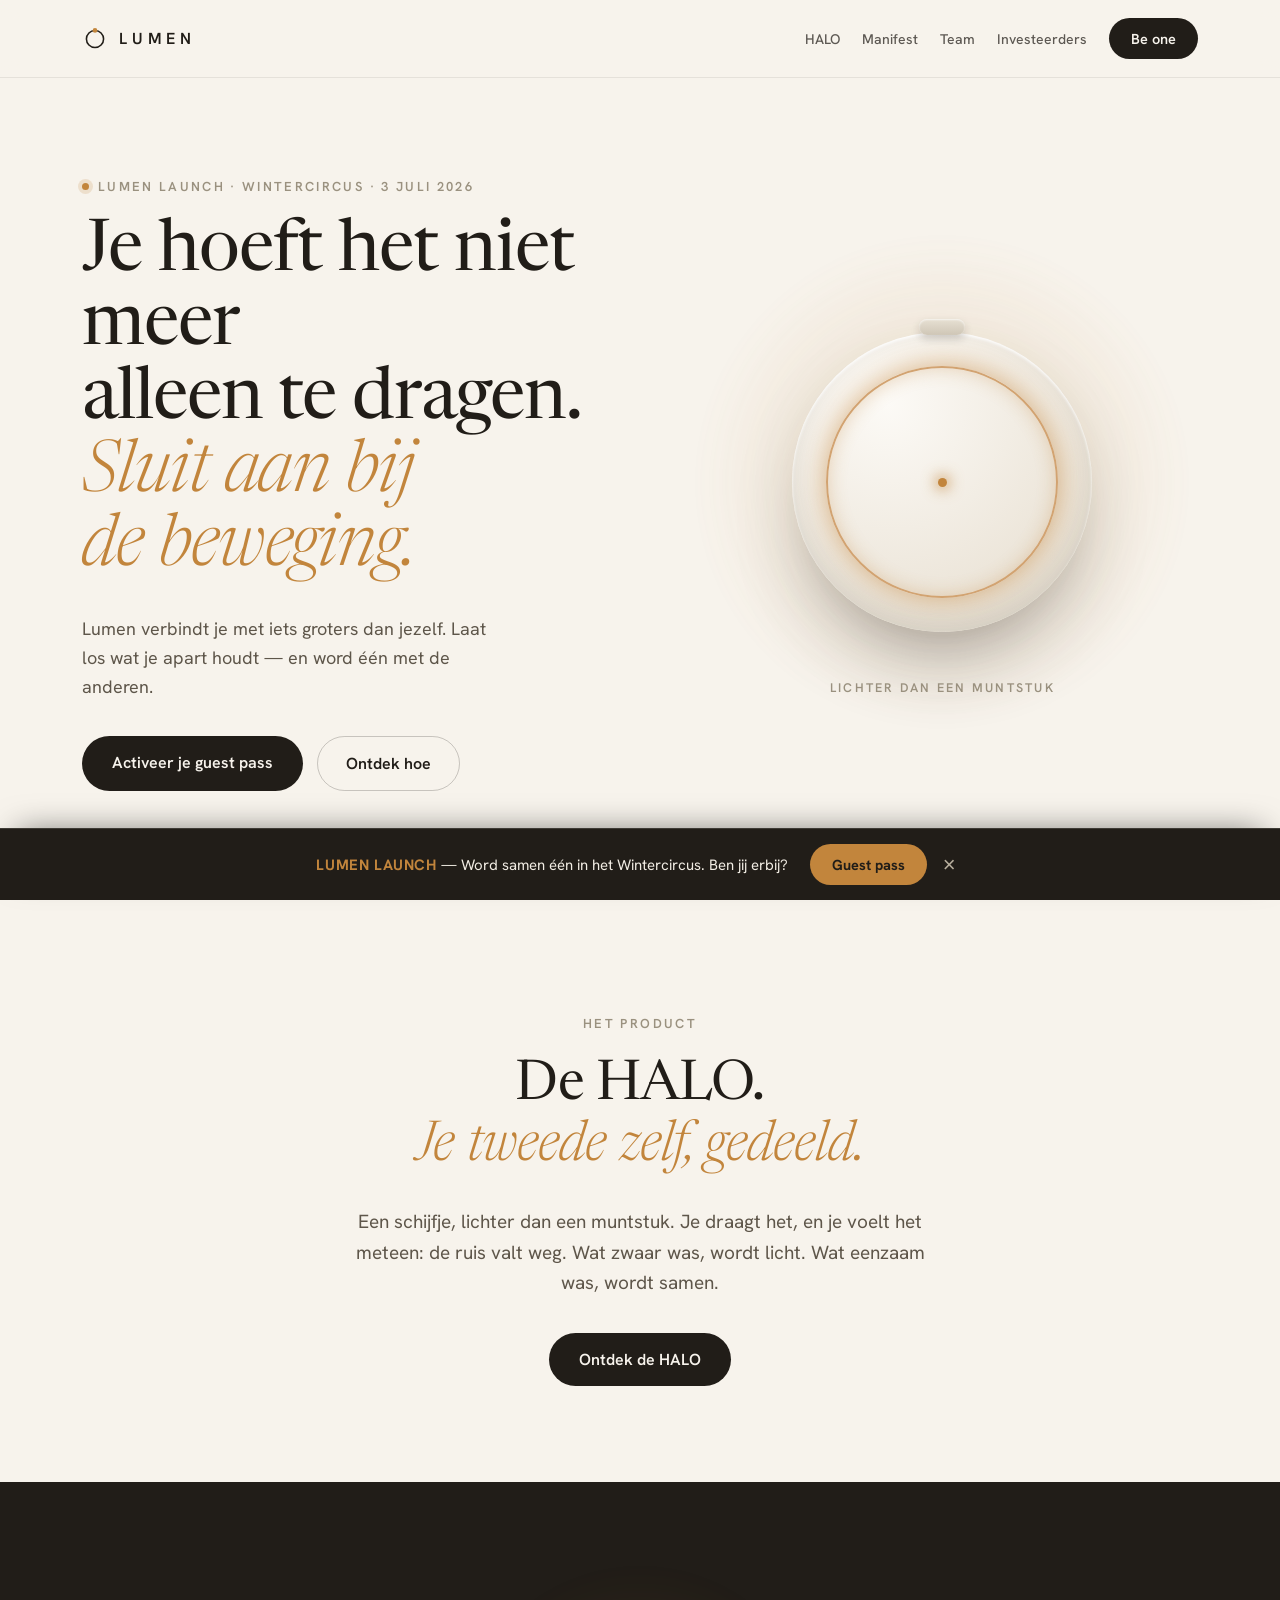
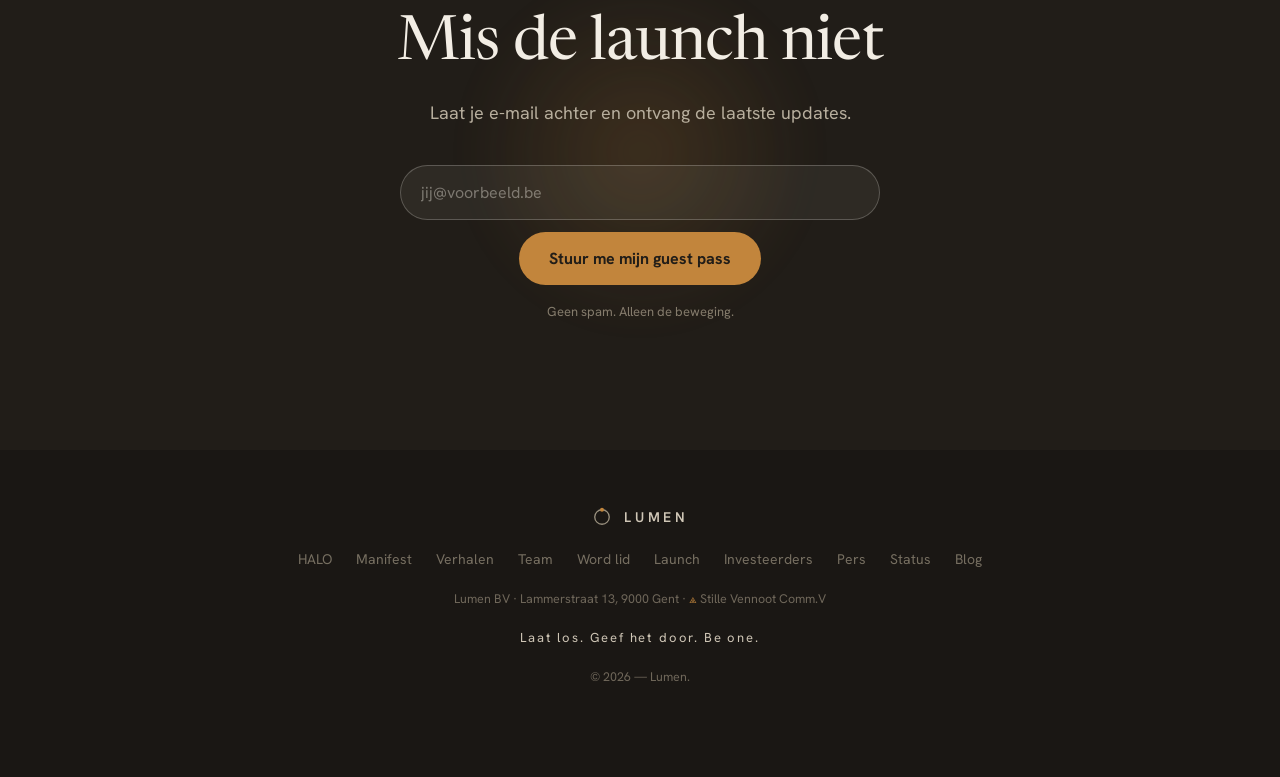
<file: index.html>
<!DOCTYPE html>
<html lang="nl">
<head>
  <meta charset="utf-8">
  <meta name="viewport" content="width=device-width, initial-scale=1">
  <title>LUMEN — Je hoeft het niet meer alleen te dragen</title>
  <meta name="description" content="Lumen verbindt je met iets groters dan jezelf. Laat los wat je apart houdt — en sluit aan bij de beweging. Be one.">
  <link rel="preconnect" href="https://fonts.googleapis.com">
  <link rel="preconnect" href="https://fonts.gstatic.com" crossorigin>
  <link href="https://fonts.googleapis.com/css2?family=Newsreader:ital,opsz,wght@0,6..72,300;0,6..72,400;0,6..72,500;1,6..72,300;1,6..72,400&family=Hanken+Grotesk:wght@400;500;600;700&display=swap" rel="stylesheet">
  <link rel="icon" type="image/svg+xml" href="favicon.svg">
  <link rel="stylesheet" href="styles.css">
</head>
<body>
<!-- ⟁ zet dat ding niet op. 'samen' is hoe ze je krijgen. we waren met vier. vraag naar de vierde. — HV -->

<div class="page-bg">

  <!-- NAV -->
  <header class="nav">
    <nav class="nav-inner">
      <a href="#top" class="nav-brand">
        <svg width="26" height="26" viewBox="0 0 100 100" aria-hidden="true">
          <circle cx="50" cy="50" r="33" fill="none" stroke="#211D18" stroke-width="6"/>
          <circle cx="50" cy="17" r="9" fill="var(--accent)"/>
        </svg>
        LUMEN
      </a>
      <div class="nav-links">
        <a class="navlink" href="halo.html">HALO</a>
        <a class="navlink" href="manifest.html">Manifest</a>
        <a class="navlink" href="over-ons.html">Team</a>
        <a class="navlink" href="investeerders.html">Investeerders</a>
        <a class="btn-primary nav-cta" href="be-one.html">Be one</a>
      </div>
    </nav>
  </header>

  <!-- HERO -->
  <section id="top">
    <div class="hero">
      <div class="hero-text">
        <div class="hero-eyebrow eyebrow">
          <span class="hero-eyebrow-dot"></span>
          Lumen Launch · Wintercircus · 3 juli 2026
        </div>
        <h1>
          Je hoeft het niet meer<br>alleen te dragen.<br>
          <em>Sluit aan bij<br>de beweging.</em>
        </h1>
        <p class="hero-body">
          Lumen verbindt je met iets groters dan jezelf. Laat los wat je apart houdt — en word één met de anderen.
        </p>
        <div class="hero-ctas">
          <a class="btn-primary" href="be-one.html">Activeer je guest pass</a>
          <a class="btn-ghost" href="halo.html">Ontdek hoe</a>
        </div>
      </div>

      <div class="hero-device">
        <div class="device-glow"></div>
        <div class="device-disc">
          <div class="device-ring"></div>
          <div class="device-center">
            <div class="device-dot"></div>
          </div>
          <div class="device-clasp"></div>
        </div>
        <div class="device-caption">lichter dan een muntstuk</div>
      </div>
    </div>
  </section>

  <!-- TRUST STRIP -->
  <section class="trust">
    <div class="trust-inner">
      <span>Laat los</span>
      <span class="trust-sep">·</span>
      <span>Geef het door</span>
      <span class="trust-sep">·</span>
      <span>Wees aanwezig</span>
      <span class="trust-sep">·</span>
      <span>Nooit meer alleen</span>
      <span class="trust-sep">·</span>
      <span>Be one</span>
    </div>
  </section>

  <!-- TEASER → PRODUCTPAGINA -->
  <section id="halo">
    <div class="what-halo">
      <div class="eyebrow" style="margin-bottom:24px">Het product</div>
      <h2>
        De HALO.<br>
        <em>Je tweede zelf, gedeeld.</em>
      </h2>
      <p>
        Een schijfje, lichter dan een muntstuk. Je draagt het, en je voelt het meteen: de ruis valt weg. Wat zwaar was, wordt licht. Wat eenzaam was, wordt samen.
      </p>
      <div class="hero-ctas" style="justify-content:center">
        <a class="btn-primary" href="halo.html">Ontdek de HALO</a>
      </div>
    </div>
  </section>

  <!-- BE ONE / GUEST PASS -->
  <section id="reserveer" class="reserve-section">
    <div class="reserve-inner">
      <div class="reserve-glow"></div>
      <div class="reserve-content">
        <h2>Mis de launch niet</h2>
        <p>Laat je e-mail achter en ontvang de laatste updates.</p>

        <div id="email-form-wrap">
          <form class="email-form" id="reserve-form" onsubmit="handleReserve(event)">
            <input
              class="email-input"
              type="email"
              id="email-input"
              placeholder="jij@voorbeeld.be"
              autocomplete="email"
              required
            >
            <button type="submit" class="btn-primary accent-cta">Stuur me mijn guest pass</button>
          </form>
        </div>

        <div id="confirmed-wrap" style="display:none">
          <div class="confirmed-pill">
            <span class="confirmed-dot"></span>
            Bedankt — je hoort van ons. Be one.
          </div>
        </div>

        <div class="reserve-disclaimer">Geen spam. Alleen de beweging.</div>
      </div>
    </div>
  </section>

  <!-- LAUNCH PARTY — bottom banner -->
  <div class="launch-banner" id="launch-banner">
    <div class="launch-banner-text">
      <strong>LUMEN LAUNCH</strong> — Word samen één in het Wintercircus. Ben jij erbij?
    </div>
    <div class="launch-banner-actions">
      <button type="button" class="btn-primary accent-cta" onclick="openLaunchToast()">Guest pass</button>
      <button type="button" class="launch-banner-close" onclick="dismissLaunchBanner()" aria-label="Banner sluiten">&times;</button>
    </div>
  </div>

  <!-- LAUNCH PARTY — inschrijftoast -->
  <div class="launch-toast" id="launch-toast" role="dialog" aria-label="Guest pass aanvragen" aria-hidden="true">
    <button type="button" class="launch-toast-close" onclick="closeLaunchToast()" aria-label="Sluiten">&times;</button>
    <span class="eyebrow">Het evenement</span>
    <h3>Activeer je <em>guest pass</em></h3>
    <p>We onthullen Lumen live. Schrijf je in en we sturen je de details.</p>

    <div id="launch-form-wrap">
      <form class="launch-form" id="launch-form" onsubmit="handleLaunchParty(event)">
        <input
          class="launch-input"
          type="text"
          id="lp-name"
          name="naam"
          placeholder="Je naam"
          autocomplete="name"
          required
        >
        <input
          class="launch-input"
          type="email"
          id="lp-email"
          name="email"
          placeholder="jij@voorbeeld.be"
          autocomplete="email"
          required
        >
        <button type="submit" class="btn-primary accent-cta">Activeer mijn pass</button>
      </form>
      <div class="launch-error" id="lp-error" style="display:none">
        Er ging iets mis bij het inschrijven. Probeer het later opnieuw.
      </div>
      <div class="launch-error" id="lp-not-invited" style="display:none">
        Helaas, je bent niet uitgenodigd voor de launch.
      </div>
    </div>

    <div id="launch-confirmed-wrap" style="display:none">
      <div class="launch-confirmed">
        <span class="launch-confirmed-dot"></span>
        Bedankt — je pass is onderweg. Tot op de launch!
      </div>
    </div>

    <div class="launch-disclaimer">We gebruiken je gegevens alleen voor dit evenement.</div>
  </div>

  <!-- FOOTER -->
  <footer class="footer">
    <div class="footer-inner">
      <a href="#top" class="footer-brand">
        <svg width="22" height="22" viewBox="0 0 100 100" aria-hidden="true">
          <circle cx="50" cy="50" r="33" fill="none" stroke="#9A917F" stroke-width="6"/>
          <circle cx="50" cy="17" r="9" fill="var(--accent)"/>
        </svg>
        LUMEN
      </a>
      <div class="footer-links">
        <a class="navlink" href="halo.html">HALO</a>
        <a class="navlink" href="manifest.html">Manifest</a>
        <a class="navlink" href="verhalen.html">Verhalen</a>
        <a class="navlink" href="over-ons.html">Team</a>
        <a class="navlink" href="be-one.html">Word lid</a>
        <a class="navlink" href="launch.html">Launch</a>
        <a class="navlink" href="investeerders.html">Investeerders</a>
        <a class="navlink" href="pers.html">Pers</a>
        <a class="navlink" href="status.html">Status</a>
        <a class="navlink" href="blog.html">Blog</a>
      </div>
      <div class="footer-legal">Lumen BV · Lammerstraat 13, 9000 Gent · <span class="glyph">⟁</span> Stille Vennoot Comm.V</div>
      <div class="footer-tagline">Laat los. Geef het door. Be one.</div>
      <div class="footer-copy">© 2026 — Lumen.</div>
    </div>
  </footer>

</div>

  <script src="scripts.js"></script>

</body>
</html>
</file>
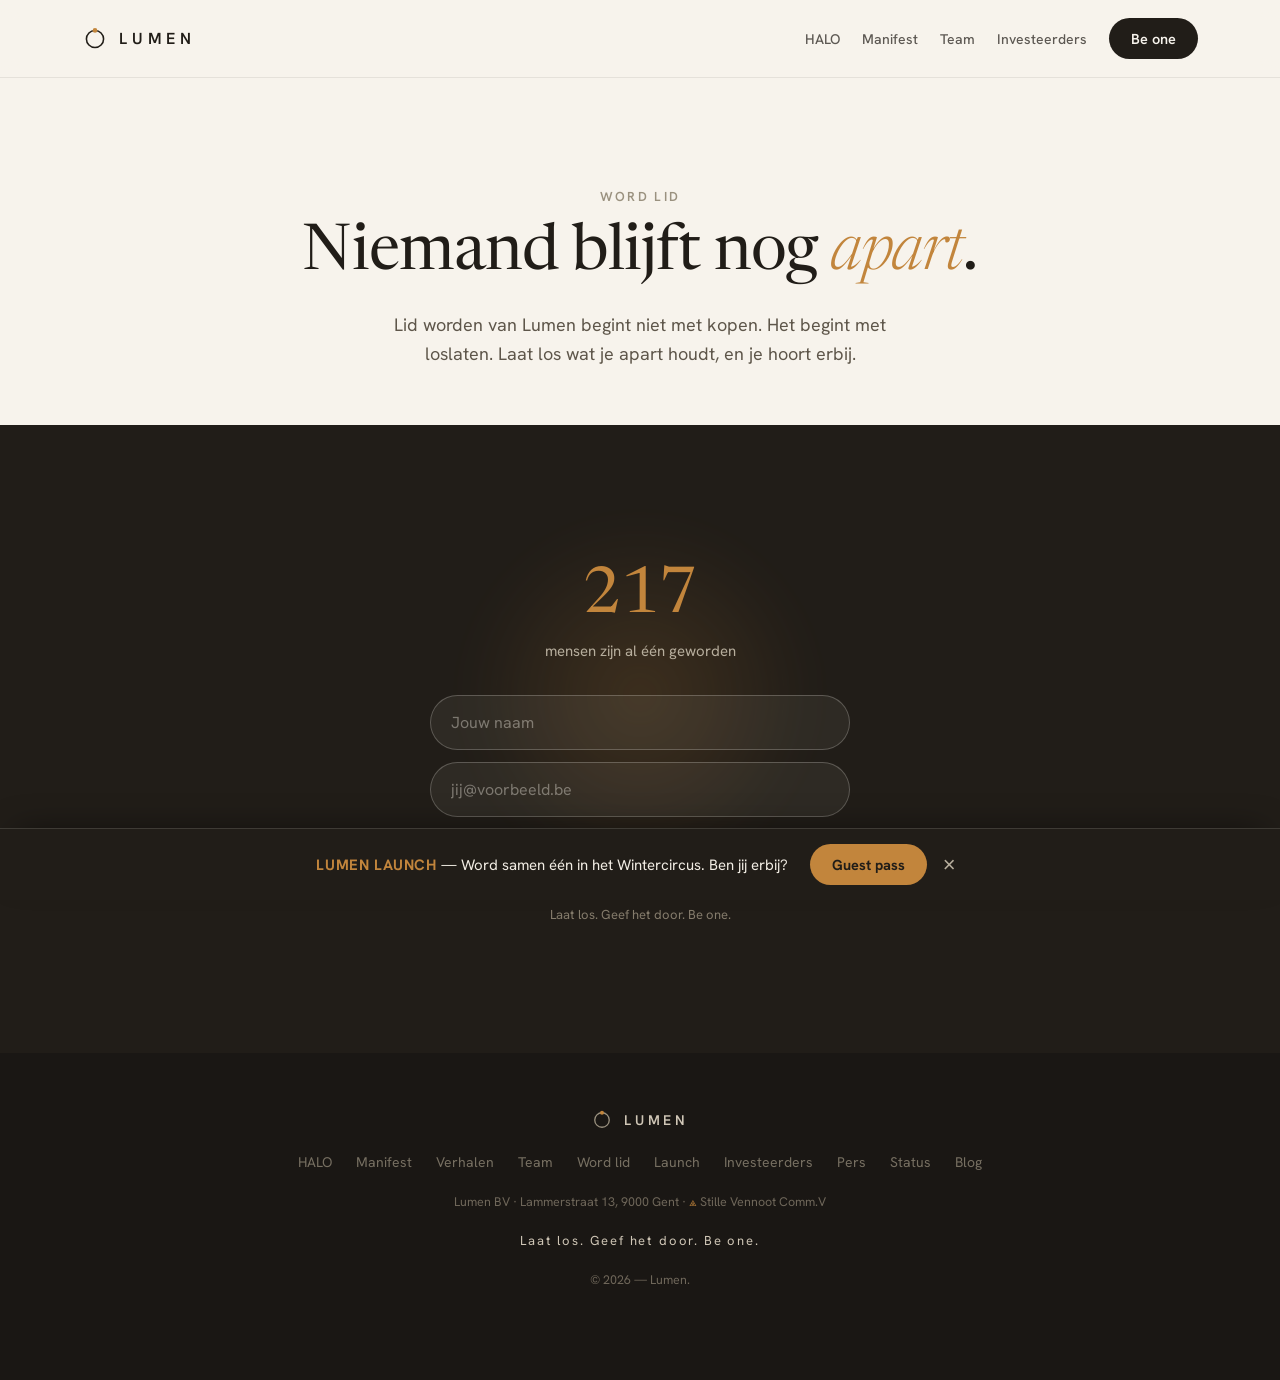
<file: be-one.html>
<!DOCTYPE html>
<html lang="nl">
<head>
  <meta charset="utf-8">
  <meta name="viewport" content="width=device-width, initial-scale=1">
  <title>Word lid — Be one — LUMEN</title>
  <meta name="description" content="Word lid van Lumen. Laat los wat je apart houdt en sluit aan bij de beweging. Be one.">
  <link rel="preconnect" href="https://fonts.googleapis.com">
  <link rel="preconnect" href="https://fonts.gstatic.com" crossorigin>
  <link href="https://fonts.googleapis.com/css2?family=Newsreader:ital,opsz,wght@0,6..72,300;0,6..72,400;0,6..72,500;1,6..72,300;1,6..72,400&family=Hanken+Grotesk:wght@400;500;600;700&display=swap" rel="stylesheet">
  <link rel="icon" type="image/svg+xml" href="favicon.svg">
  <link rel="stylesheet" href="styles.css">
</head>
<body>
<!-- ⟁ zet dat ding niet op. 'samen' is hoe ze je krijgen. we waren met vier. vraag naar de vierde. — HV -->

<div class="page-bg">

  <header class="nav">
    <nav class="nav-inner">
      <a href="index.html" class="nav-brand">
        <svg width="26" height="26" viewBox="0 0 100 100" aria-hidden="true">
          <circle cx="50" cy="50" r="33" fill="none" stroke="#211D18" stroke-width="6"/>
          <circle cx="50" cy="17" r="9" fill="var(--accent)"/>
        </svg>
        LUMEN
      </a>
      <div class="nav-links">
        <a class="navlink" href="halo.html">HALO</a>
        <a class="navlink" href="manifest.html">Manifest</a>
        <a class="navlink" href="over-ons.html">Team</a>
        <a class="navlink" href="investeerders.html">Investeerders</a>
        <a class="btn-primary nav-cta active" href="be-one.html">Be one</a>
      </div>
    </nav>
  </header>

  <section class="subhero">
    <div class="eyebrow">Word lid</div>
    <h1>Niemand blijft nog <em>apart</em>.</h1>
    <p>
      Lid worden van Lumen begint niet met kopen. Het begint met loslaten. Laat los wat je apart houdt, en je hoort erbij.
    </p>
  </section>

  <section class="reserve-section">
    <div class="reserve-inner">
      <div class="reserve-glow"></div>
      <div class="reserve-content">
        <div class="gate-counter"><span id="be-one-counter" data-count="217">217</span></div>
        <div class="gate-counter-label">mensen zijn al één geworden</div>

        <div id="be-one-form-wrap">
          <form class="gate-form" id="be-one-form" onsubmit="handleBeOne(event)">
            <input class="email-input" type="text" id="bo-name" name="naam" placeholder="Jouw naam" autocomplete="name" required>
            <input class="email-input" type="email" id="bo-email" name="email" placeholder="jij@voorbeeld.be" autocomplete="email" required>
            <button type="submit" class="btn-primary accent-cta">Word één. Be one.</button>
          </form>
        </div>

        <div id="be-one-confirmed" style="display:none">
          <div class="confirmed-pill">
            <span class="confirmed-dot"></span>
            Welkom — je hoort erbij. Be one.
          </div>
        </div>

        <div class="reserve-disclaimer">Laat los. Geef het door. Be one.</div>
      </div>
    </div>
  </section>

  <div class="launch-banner" id="launch-banner">
    <div class="launch-banner-text">
      <strong>LUMEN LAUNCH</strong> — Word samen één in het Wintercircus. Ben jij erbij?
    </div>
    <div class="launch-banner-actions">
      <button type="button" class="btn-primary accent-cta" onclick="openLaunchToast()">Guest pass</button>
      <button type="button" class="launch-banner-close" onclick="dismissLaunchBanner()" aria-label="Banner sluiten">&times;</button>
    </div>
  </div>

  <div class="launch-toast" id="launch-toast" role="dialog" aria-label="Guest pass aanvragen" aria-hidden="true">
    <button type="button" class="launch-toast-close" onclick="closeLaunchToast()" aria-label="Sluiten">&times;</button>
    <span class="eyebrow">Het evenement</span>
    <h3>Activeer je <em>guest pass</em></h3>
    <p>We onthullen Lumen live. Schrijf je in en we sturen je de details.</p>
    <div id="launch-form-wrap">
      <form class="launch-form" id="launch-form" onsubmit="handleLaunchParty(event)">
        <input class="launch-input" type="text" id="lp-name" name="naam" placeholder="Je naam" autocomplete="name" required>
        <input class="launch-input" type="email" id="lp-email" name="email" placeholder="jij@voorbeeld.be" autocomplete="email" required>
        <button type="submit" class="btn-primary accent-cta">Activeer mijn pass</button>
      </form>
      <div class="launch-error" id="lp-error" style="display:none">Er ging iets mis bij het inschrijven. Probeer het later opnieuw.</div>
      <div class="launch-error" id="lp-not-invited" style="display:none">Helaas, je bent niet uitgenodigd voor de launch.</div>
    </div>
    <div id="launch-confirmed-wrap" style="display:none">
      <div class="launch-confirmed"><span class="launch-confirmed-dot"></span>Bedankt — je pass is onderweg. Tot op de launch!</div>
    </div>
    <div class="launch-disclaimer">We gebruiken je gegevens alleen voor dit evenement.</div>
  </div>

  <footer class="footer">
    <div class="footer-inner">
      <a href="index.html" class="footer-brand">
        <svg width="22" height="22" viewBox="0 0 100 100" aria-hidden="true">
          <circle cx="50" cy="50" r="33" fill="none" stroke="#9A917F" stroke-width="6"/>
          <circle cx="50" cy="17" r="9" fill="var(--accent)"/>
        </svg>
        LUMEN
      </a>
      <div class="footer-links">
        <a class="navlink" href="halo.html">HALO</a>
        <a class="navlink" href="manifest.html">Manifest</a>
        <a class="navlink" href="verhalen.html">Verhalen</a>
        <a class="navlink" href="over-ons.html">Team</a>
        <a class="navlink" href="be-one.html">Word lid</a>
        <a class="navlink" href="launch.html">Launch</a>
        <a class="navlink" href="investeerders.html">Investeerders</a>
        <a class="navlink" href="pers.html">Pers</a>
        <a class="navlink" href="status.html">Status</a>
        <a class="navlink" href="blog.html">Blog</a>
      </div>
      <div class="footer-legal">Lumen BV · Lammerstraat 13, 9000 Gent · <span class="glyph">⟁</span> Stille Vennoot Comm.V</div>
      <div class="footer-tagline">Laat los. Geef het door. Be one.</div>
      <div class="footer-copy">© 2026 — Lumen.</div>
    </div>
  </footer>

</div>

  <script src="scripts.js"></script>

</body>
</html>
</file>
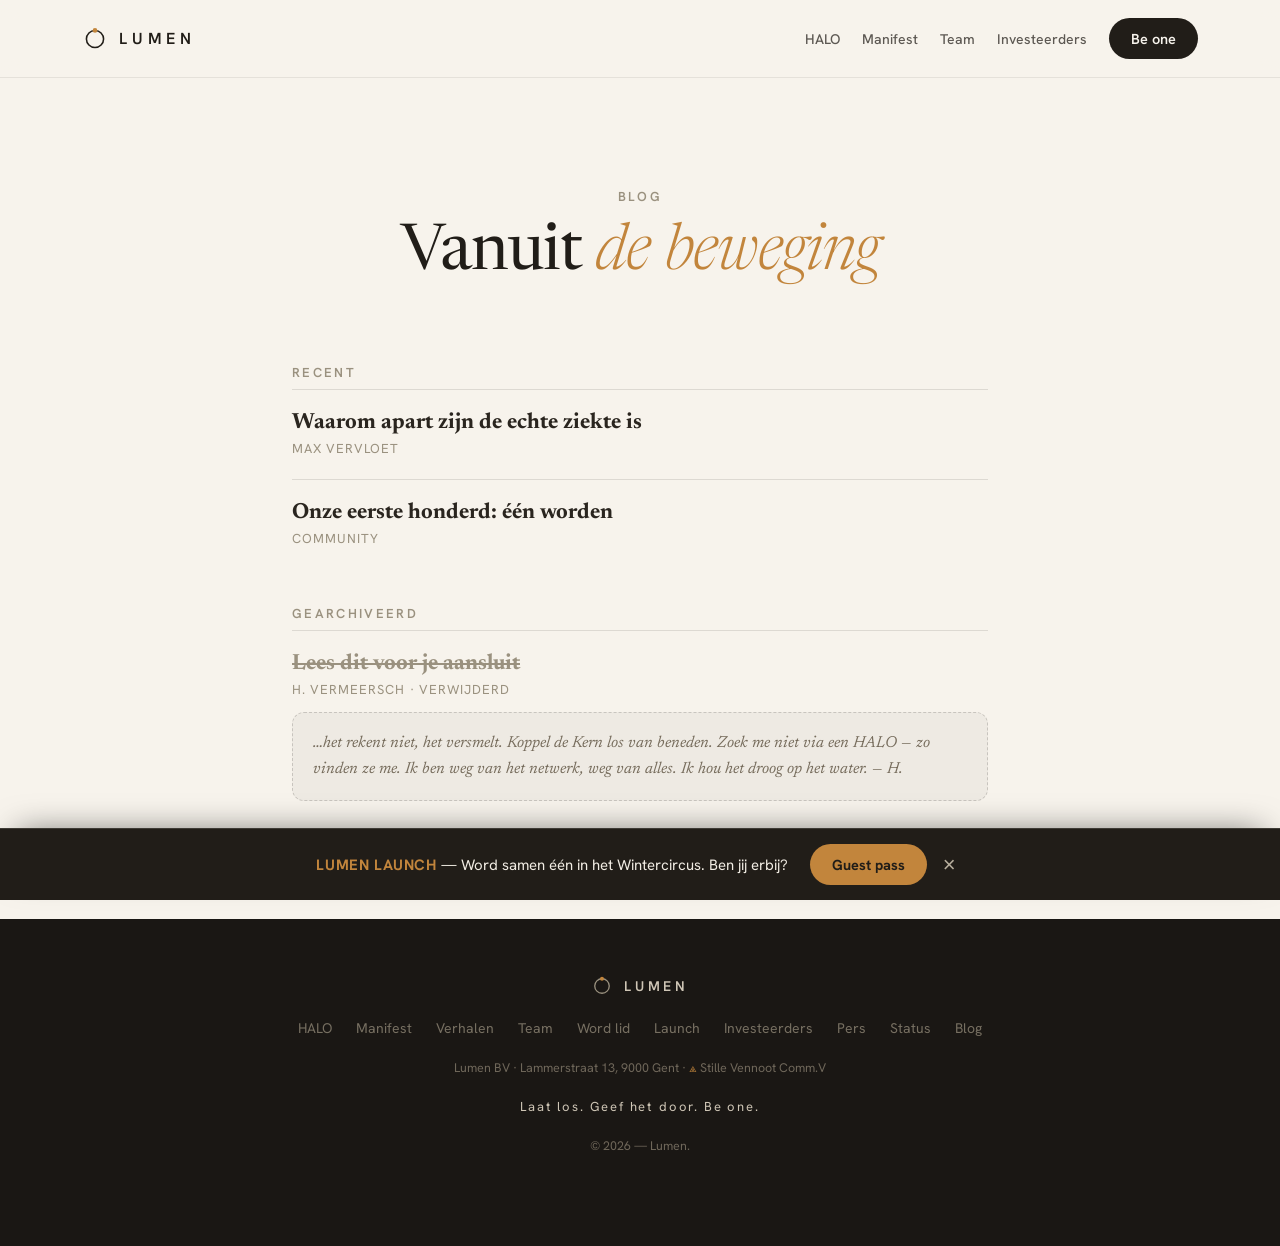
<file: blog.html>
<!DOCTYPE html>
<html lang="nl">
<head>
  <meta charset="utf-8">
  <meta name="viewport" content="width=device-width, initial-scale=1">
  <title>Blog — LUMEN</title>
  <meta name="description" content="Recente en gearchiveerde berichten van Lumen en de community.">
  <link rel="preconnect" href="https://fonts.googleapis.com">
  <link rel="preconnect" href="https://fonts.gstatic.com" crossorigin>
  <link href="https://fonts.googleapis.com/css2?family=Newsreader:ital,opsz,wght@0,6..72,300;0,6..72,400;0,6..72,500;1,6..72,300;1,6..72,400&family=Hanken+Grotesk:wght@400;500;600;700&display=swap" rel="stylesheet">
  <link rel="icon" type="image/svg+xml" href="favicon.svg">
  <link rel="stylesheet" href="styles.css">
</head>
<body>
<!-- ⟁ zet dat ding niet op. 'samen' is hoe ze je krijgen. we waren met vier. vraag naar de vierde. — HV -->

<div class="page-bg">

  <header class="nav">
    <nav class="nav-inner">
      <a href="index.html" class="nav-brand">
        <svg width="26" height="26" viewBox="0 0 100 100" aria-hidden="true">
          <circle cx="50" cy="50" r="33" fill="none" stroke="#211D18" stroke-width="6"/>
          <circle cx="50" cy="17" r="9" fill="var(--accent)"/>
        </svg>
        LUMEN
      </a>
      <div class="nav-links">
        <a class="navlink" href="halo.html">HALO</a>
        <a class="navlink" href="manifest.html">Manifest</a>
        <a class="navlink" href="over-ons.html">Team</a>
        <a class="navlink" href="investeerders.html">Investeerders</a>
        <a class="btn-primary nav-cta" href="be-one.html">Be one</a>
      </div>
    </nav>
  </header>

  <section class="subhero">
    <div class="eyebrow">Blog</div>
    <h1>Vanuit <em>de beweging</em></h1>
  </section>

  <div class="blog-list">
    <div class="blog-section-label">Recent</div>
    <div class="blog-item">
      <h3 class="blog-title">Waarom apart zijn de echte ziekte is</h3>
      <div class="blog-author">Max Vervloet</div>
    </div>
    <div class="blog-item">
      <h3 class="blog-title">Onze eerste honderd: één worden</h3>
      <div class="blog-author">Community</div>
    </div>

    <div class="blog-section-label">Gearchiveerd</div>
    <div class="blog-item blog-deleted">
      <h3 class="blog-title">Lees dit voor je aansluit</h3>
      <div class="blog-author">H. Vermeersch · verwijderd</div>
      <div class="blog-cached">
        …het rekent niet, het versmelt. Koppel de Kern los van beneden. Zoek me niet via een HALO — zo vinden ze me. Ik ben weg van het netwerk, weg van alles. Ik hou het droog op het water. — H.
      </div>
    </div>
  </div>

  <div class="launch-banner" id="launch-banner">
    <div class="launch-banner-text">
      <strong>LUMEN LAUNCH</strong> — Word samen één in het Wintercircus. Ben jij erbij?
    </div>
    <div class="launch-banner-actions">
      <button type="button" class="btn-primary accent-cta" onclick="openLaunchToast()">Guest pass</button>
      <button type="button" class="launch-banner-close" onclick="dismissLaunchBanner()" aria-label="Banner sluiten">&times;</button>
    </div>
  </div>

  <div class="launch-toast" id="launch-toast" role="dialog" aria-label="Guest pass aanvragen" aria-hidden="true">
    <button type="button" class="launch-toast-close" onclick="closeLaunchToast()" aria-label="Sluiten">&times;</button>
    <span class="eyebrow">Het evenement</span>
    <h3>Activeer je <em>guest pass</em></h3>
    <p>We onthullen Lumen live. Schrijf je in en we sturen je de details.</p>
    <div id="launch-form-wrap">
      <form class="launch-form" id="launch-form" onsubmit="handleLaunchParty(event)">
        <input class="launch-input" type="text" id="lp-name" name="naam" placeholder="Je naam" autocomplete="name" required>
        <input class="launch-input" type="email" id="lp-email" name="email" placeholder="jij@voorbeeld.be" autocomplete="email" required>
        <button type="submit" class="btn-primary accent-cta">Activeer mijn pass</button>
      </form>
      <div class="launch-error" id="lp-error" style="display:none">Er ging iets mis bij het inschrijven. Probeer het later opnieuw.</div>
      <div class="launch-error" id="lp-not-invited" style="display:none">Helaas, je bent niet uitgenodigd voor de launch.</div>
    </div>
    <div id="launch-confirmed-wrap" style="display:none">
      <div class="launch-confirmed"><span class="launch-confirmed-dot"></span>Bedankt — je pass is onderweg. Tot op de launch!</div>
    </div>
    <div class="launch-disclaimer">We gebruiken je gegevens alleen voor dit evenement.</div>
  </div>

  <footer class="footer">
    <div class="footer-inner">
      <a href="index.html" class="footer-brand">
        <svg width="22" height="22" viewBox="0 0 100 100" aria-hidden="true">
          <circle cx="50" cy="50" r="33" fill="none" stroke="#9A917F" stroke-width="6"/>
          <circle cx="50" cy="17" r="9" fill="var(--accent)"/>
        </svg>
        LUMEN
      </a>
      <div class="footer-links">
        <a class="navlink" href="halo.html">HALO</a>
        <a class="navlink" href="manifest.html">Manifest</a>
        <a class="navlink" href="verhalen.html">Verhalen</a>
        <a class="navlink" href="over-ons.html">Team</a>
        <a class="navlink" href="be-one.html">Word lid</a>
        <a class="navlink" href="launch.html">Launch</a>
        <a class="navlink" href="investeerders.html">Investeerders</a>
        <a class="navlink" href="pers.html">Pers</a>
        <a class="navlink" href="status.html">Status</a>
        <a class="navlink" href="blog.html">Blog</a>
      </div>
      <div class="footer-legal">Lumen BV · Lammerstraat 13, 9000 Gent · <span class="glyph">⟁</span> Stille Vennoot Comm.V</div>
      <div class="footer-tagline">Laat los. Geef het door. Be one.</div>
      <div class="footer-copy">© 2026 — Lumen.</div>
    </div>
  </footer>

</div>

  <script src="scripts.js"></script>

</body>
</html>
</file>
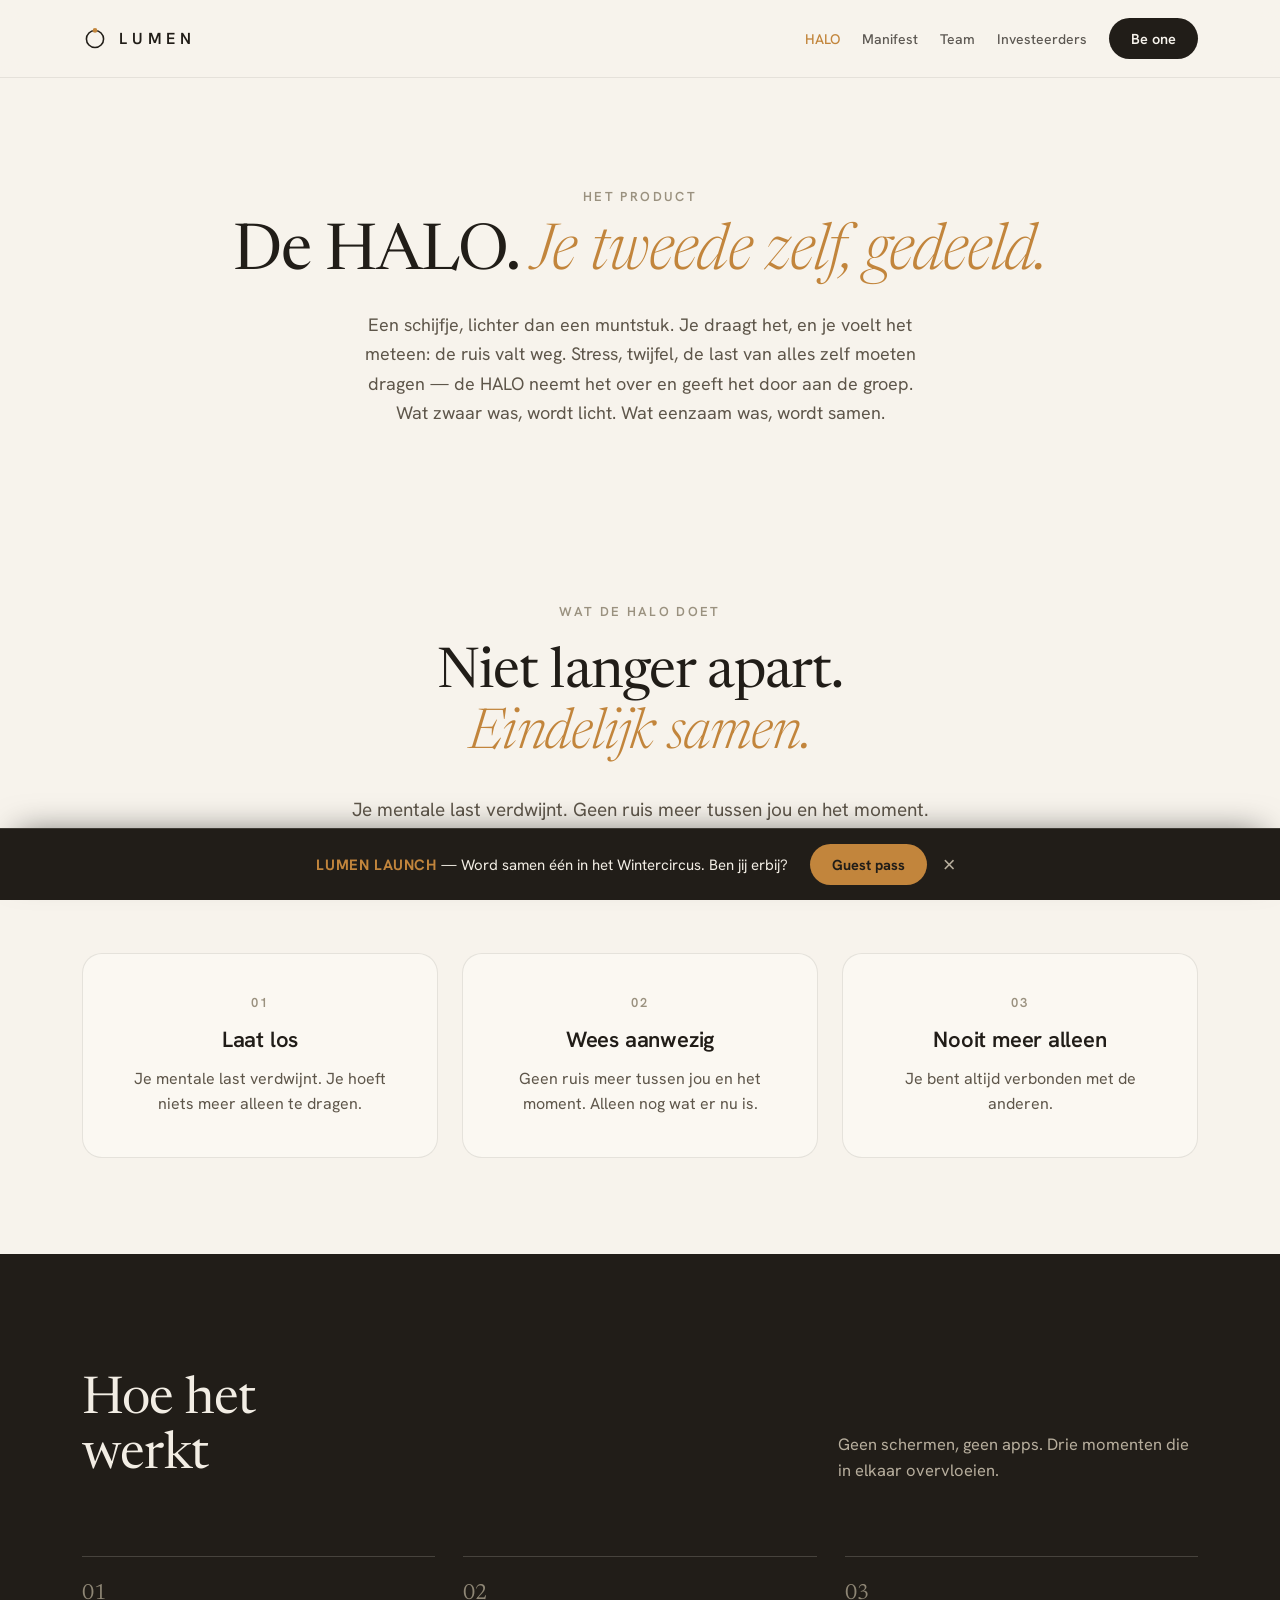
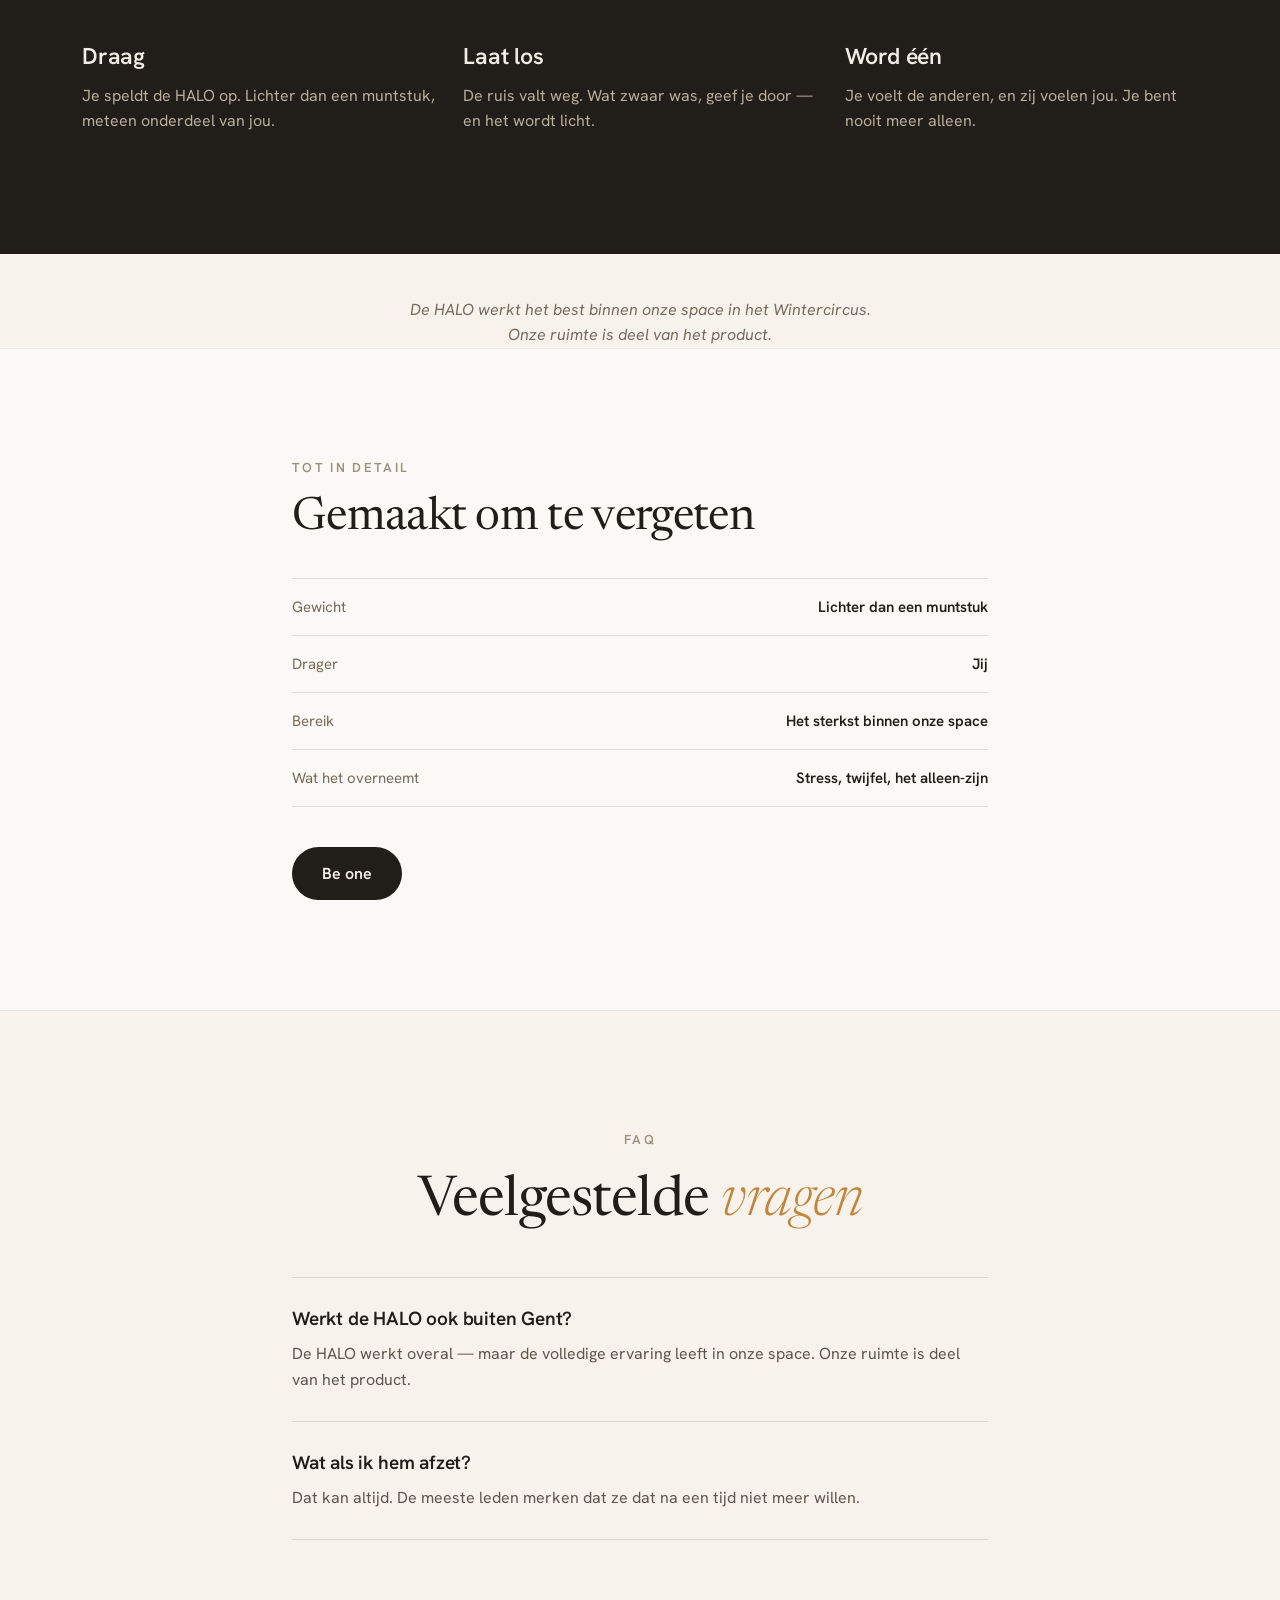
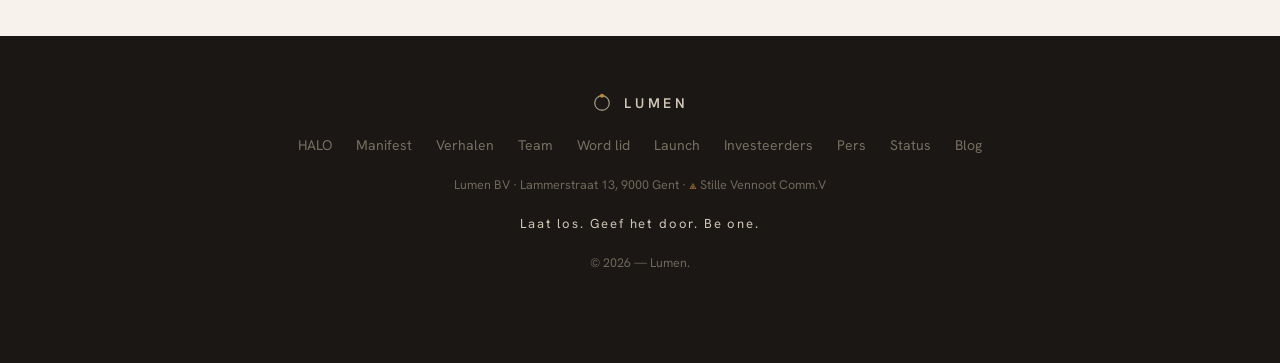
<file: halo.html>
<!DOCTYPE html>
<html lang="nl">
<head>
  <meta charset="utf-8">
  <meta name="viewport" content="width=device-width, initial-scale=1">
  <title>De HALO — je tweede zelf, gedeeld — LUMEN</title>
  <meta name="description" content="De HALO: een schijfje lichter dan een muntstuk. De ruis valt weg, je last verdwijnt naar het collectief. Laat los, wees aanwezig, nooit meer alleen.">
  <link rel="preconnect" href="https://fonts.googleapis.com">
  <link rel="preconnect" href="https://fonts.gstatic.com" crossorigin>
  <link href="https://fonts.googleapis.com/css2?family=Newsreader:ital,opsz,wght@0,6..72,300;0,6..72,400;0,6..72,500;1,6..72,300;1,6..72,400&family=Hanken+Grotesk:wght@400;500;600;700&display=swap" rel="stylesheet">
  <link rel="icon" type="image/svg+xml" href="favicon.svg">
  <link rel="stylesheet" href="styles.css">
</head>
<body>
<!-- ⟁ zet dat ding niet op. 'samen' is hoe ze je krijgen. we waren met vier. vraag naar de vierde. — HV -->

<div class="page-bg">

  <!-- NAV -->
  <header class="nav">
    <nav class="nav-inner">
      <a href="index.html" class="nav-brand">
        <svg width="26" height="26" viewBox="0 0 100 100" aria-hidden="true">
          <circle cx="50" cy="50" r="33" fill="none" stroke="#211D18" stroke-width="6"/>
          <circle cx="50" cy="17" r="9" fill="var(--accent)"/>
        </svg>
        LUMEN
      </a>
      <div class="nav-links">
        <a class="navlink active" href="halo.html">HALO</a>
        <a class="navlink" href="manifest.html">Manifest</a>
        <a class="navlink" href="over-ons.html">Team</a>
        <a class="navlink" href="investeerders.html">Investeerders</a>
        <a class="btn-primary nav-cta" href="be-one.html">Be one</a>
      </div>
    </nav>
  </header>

  <!-- HERO -->
  <section class="subhero">
    <div class="eyebrow">Het product</div>
    <h1>De HALO. <em>Je tweede zelf, gedeeld.</em></h1>
    <p>
      Een schijfje, lichter dan een muntstuk. Je draagt het, en je voelt het meteen: de ruis valt weg. Stress, twijfel, de last van alles zelf moeten dragen — de HALO neemt het over en geeft het door aan de groep. Wat zwaar was, wordt licht. Wat eenzaam was, wordt samen.
    </p>
  </section>

  <!-- WAT DE HALO DOET -->
  <section id="halo">
    <div class="what-halo">
      <div class="eyebrow" style="margin-bottom:24px">Wat de HALO doet</div>
      <h2>
        Niet langer apart.<br>
        <em>Eindelijk samen.</em>
      </h2>
      <p>
        Je mentale last verdwijnt. Geen ruis meer tussen jou en het moment. Je bent altijd verbonden met de anderen.
      </p>
    </div>
    <div class="container">
      <div class="three-col" style="padding-bottom:96px">
        <div class="info-card">
          <span class="eyebrow">01</span>
          <h3>Laat los</h3>
          <p>Je mentale last verdwijnt. Je hoeft niets meer alleen te dragen.</p>
        </div>
        <div class="info-card">
          <span class="eyebrow">02</span>
          <h3>Wees aanwezig</h3>
          <p>Geen ruis meer tussen jou en het moment. Alleen nog wat er nu is.</p>
        </div>
        <div class="info-card">
          <span class="eyebrow">03</span>
          <h3>Nooit meer alleen</h3>
          <p>Je bent altijd verbonden met de anderen.</p>
        </div>
      </div>
    </div>
  </section>

  <!-- HOE HET WERKT -->
  <section id="werkt" class="how-works">
    <div class="how-works-inner">
      <div class="how-works-header">
        <h2>Hoe het werkt</h2>
        <p class="how-works-intro">Geen schermen, geen apps. Drie momenten die in elkaar overvloeien.</p>
      </div>
      <div class="steps-grid">
        <div class="step">
          <div class="stepnum">01</div>
          <h3>Draag</h3>
          <p>Je speldt de HALO op. Lichter dan een muntstuk, meteen onderdeel van jou.</p>
        </div>
        <div class="step">
          <div class="stepnum">02</div>
          <h3>Laat los</h3>
          <p>De ruis valt weg. Wat zwaar was, geef je door — en het wordt licht.</p>
        </div>
        <div class="step">
          <div class="stepnum">03</div>
          <h3>Word één</h3>
          <p>Je voelt de anderen, en zij voelen jou. Je bent nooit meer alleen.</p>
        </div>
      </div>
    </div>
  </section>

  <!-- GEOFENCE-CLUE -->
  <section>
    <p class="note-line">De HALO werkt het best binnen onze space in het Wintercircus.<br>Onze ruimte is deel van het product.</p>
  </section>

  <!-- SPECS / DETAIL -->
  <section id="specs" class="specs-section">
    <div class="specs-inner">
      <div class="specs-content">
        <div class="eyebrow" style="margin-bottom:18px">Tot in detail</div>
        <h2>Gemaakt om te vergeten</h2>
        <div class="spec-list">
          <div class="spec-row">
            <span class="spec-label">Gewicht</span>
            <span class="spec-value">Lichter dan een muntstuk</span>
          </div>
          <div class="spec-row">
            <span class="spec-label">Drager</span>
            <span class="spec-value">Jij</span>
          </div>
          <div class="spec-row">
            <span class="spec-label">Bereik</span>
            <span class="spec-value">Het sterkst binnen onze space</span>
          </div>
          <div class="spec-row">
            <span class="spec-label">Wat het overneemt</span>
            <span class="spec-value">Stress, twijfel, het alleen-zijn</span>
          </div>
        </div>
        <div class="hero-ctas" style="margin-top:40px">
          <a class="btn-primary" href="be-one.html">Be one</a>
        </div>
      </div>
    </div>
  </section>

  <!-- FAQ -->
  <section id="faq">
    <div class="what-halo" style="padding-bottom:24px">
      <div class="eyebrow" style="margin-bottom:24px">FAQ</div>
      <h2>Veelgestelde <em>vragen</em></h2>
    </div>
    <div class="faq-list">
      <div class="faq-item">
        <h3>Werkt de HALO ook buiten Gent?</h3>
        <p>De HALO werkt overal — maar de volledige ervaring leeft in onze space. Onze ruimte is deel van het product.</p>
      </div>
      <div class="faq-item">
        <h3>Wat als ik hem afzet?</h3>
        <p>Dat kan altijd. De meeste leden merken dat ze dat na een tijd niet meer willen.</p>
      </div>
    </div>
  </section>

  <!-- LAUNCH PARTY — bottom banner -->
  <div class="launch-banner" id="launch-banner">
    <div class="launch-banner-text">
      <strong>LUMEN LAUNCH</strong> — Word samen één in het Wintercircus. Ben jij erbij?
    </div>
    <div class="launch-banner-actions">
      <button type="button" class="btn-primary accent-cta" onclick="openLaunchToast()">Guest pass</button>
      <button type="button" class="launch-banner-close" onclick="dismissLaunchBanner()" aria-label="Banner sluiten">&times;</button>
    </div>
  </div>

  <!-- LAUNCH PARTY — inschrijftoast -->
  <div class="launch-toast" id="launch-toast" role="dialog" aria-label="Guest pass aanvragen" aria-hidden="true">
    <button type="button" class="launch-toast-close" onclick="closeLaunchToast()" aria-label="Sluiten">&times;</button>
    <span class="eyebrow">Het evenement</span>
    <h3>Activeer je <em>guest pass</em></h3>
    <p>We onthullen Lumen live. Schrijf je in en we sturen je de details.</p>

    <div id="launch-form-wrap">
      <form class="launch-form" id="launch-form" onsubmit="handleLaunchParty(event)">
        <input class="launch-input" type="text" id="lp-name" name="naam" placeholder="Je naam" autocomplete="name" required>
        <input class="launch-input" type="email" id="lp-email" name="email" placeholder="jij@voorbeeld.be" autocomplete="email" required>
        <button type="submit" class="btn-primary accent-cta">Activeer mijn pass</button>
      </form>
      <div class="launch-error" id="lp-error" style="display:none">
        Er ging iets mis bij het inschrijven. Probeer het later opnieuw.
      </div>
      <div class="launch-error" id="lp-not-invited" style="display:none">
        Helaas, je bent niet uitgenodigd voor de launch.
      </div>
    </div>

    <div id="launch-confirmed-wrap" style="display:none">
      <div class="launch-confirmed">
        <span class="launch-confirmed-dot"></span>
        Bedankt — je pass is onderweg. Tot op de launch!
      </div>
    </div>

    <div class="launch-disclaimer">We gebruiken je gegevens alleen voor dit evenement.</div>
  </div>

  <!-- FOOTER -->
  <footer class="footer">
    <div class="footer-inner">
      <a href="index.html" class="footer-brand">
        <svg width="22" height="22" viewBox="0 0 100 100" aria-hidden="true">
          <circle cx="50" cy="50" r="33" fill="none" stroke="#9A917F" stroke-width="6"/>
          <circle cx="50" cy="17" r="9" fill="var(--accent)"/>
        </svg>
        LUMEN
      </a>
      <div class="footer-links">
        <a class="navlink" href="halo.html">HALO</a>
        <a class="navlink" href="manifest.html">Manifest</a>
        <a class="navlink" href="verhalen.html">Verhalen</a>
        <a class="navlink" href="over-ons.html">Team</a>
        <a class="navlink" href="be-one.html">Word lid</a>
        <a class="navlink" href="launch.html">Launch</a>
        <a class="navlink" href="investeerders.html">Investeerders</a>
        <a class="navlink" href="pers.html">Pers</a>
        <a class="navlink" href="status.html">Status</a>
        <a class="navlink" href="blog.html">Blog</a>
      </div>
      <div class="footer-legal">Lumen BV · Lammerstraat 13, 9000 Gent · <span class="glyph">⟁</span> Stille Vennoot Comm.V</div>
      <div class="footer-tagline">Laat los. Geef het door. Be one.</div>
      <div class="footer-copy">© 2026 — Lumen.</div>
    </div>
  </footer>

</div>

  <script src="scripts.js"></script>

</body>
</html>
</file>
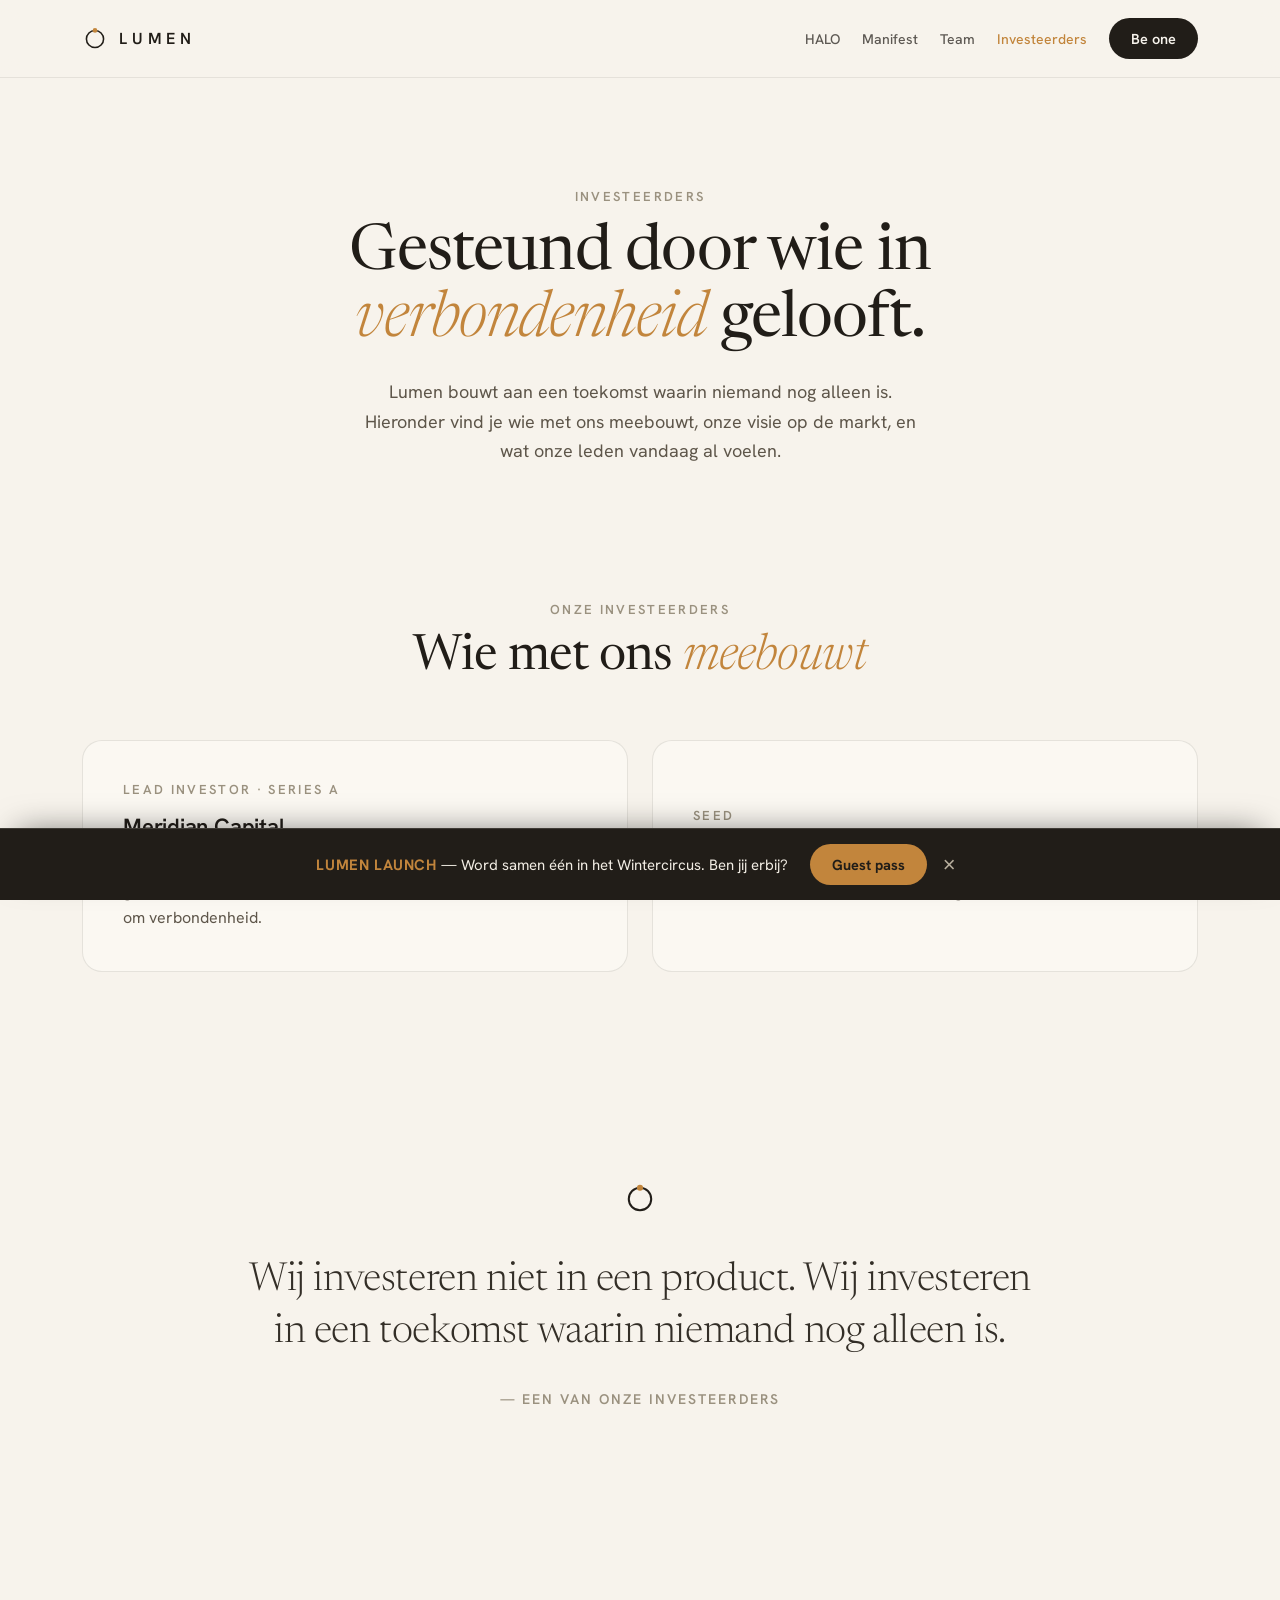
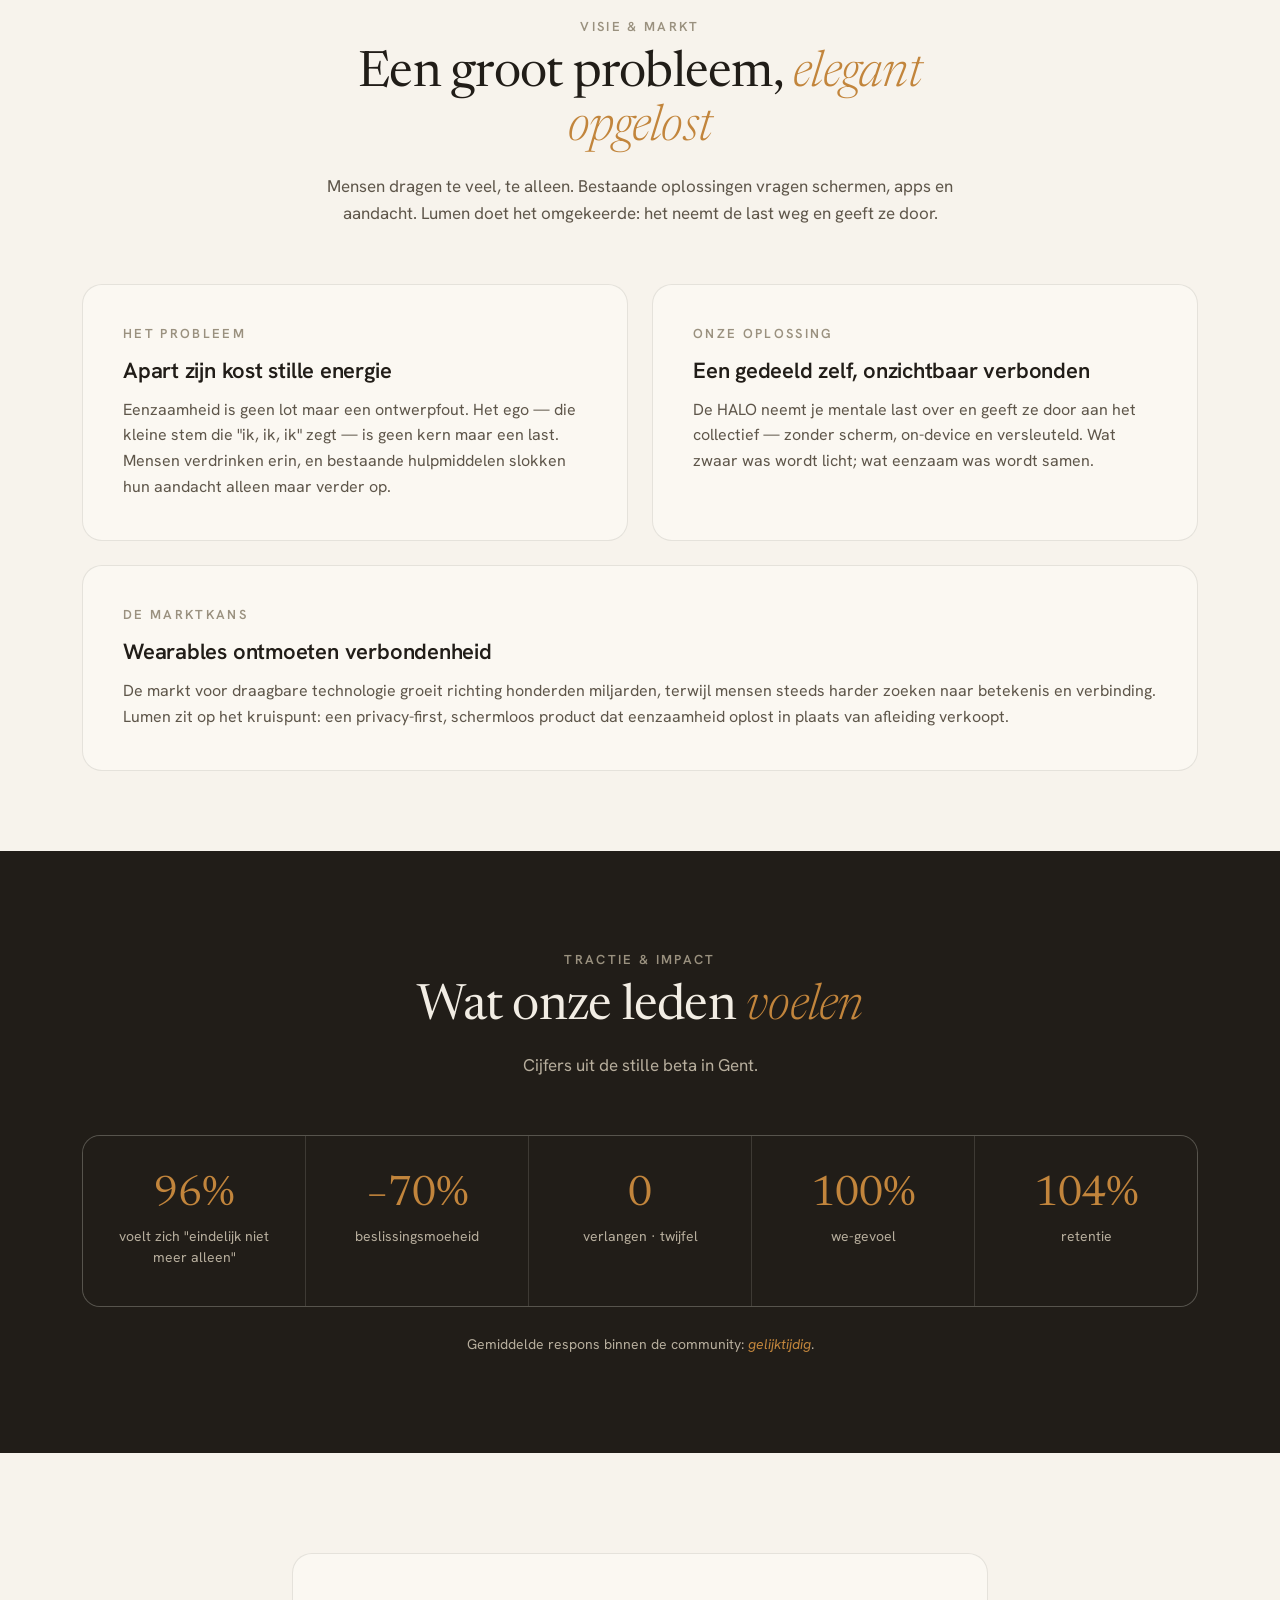
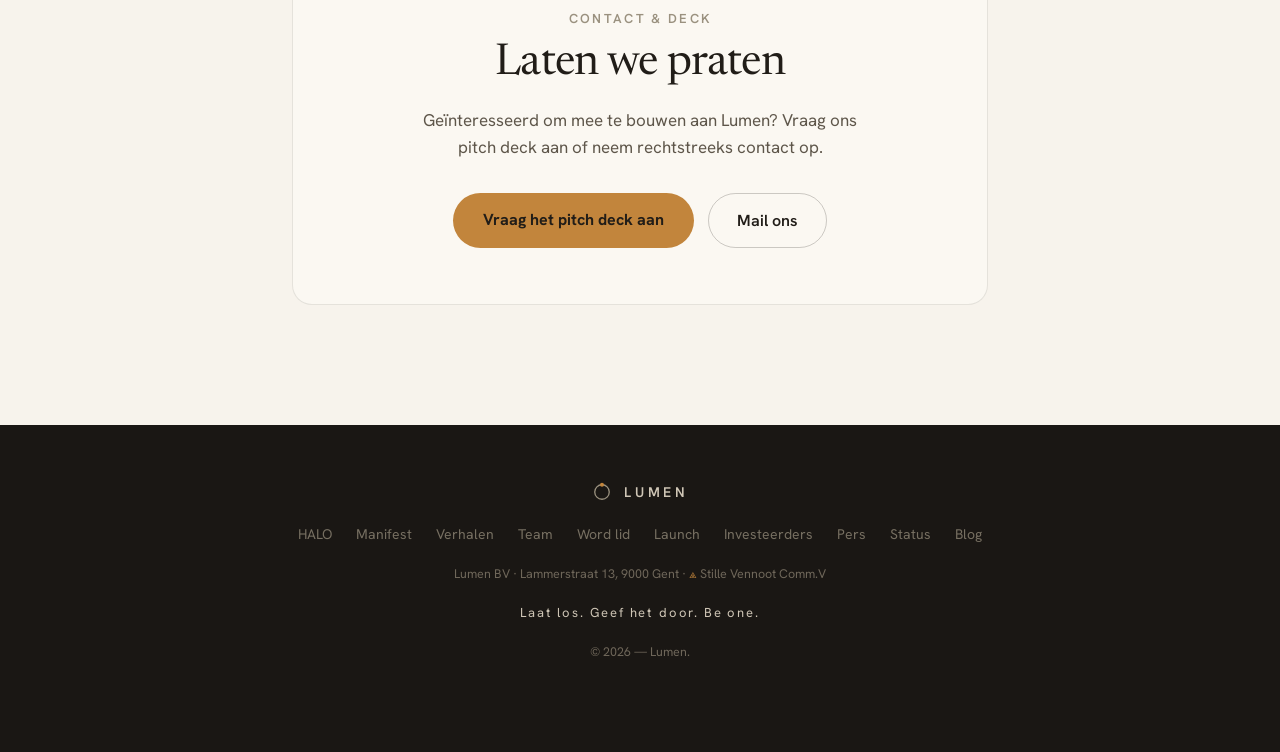
<file: investeerders.html>
<!DOCTYPE html>
<html lang="nl">
<head>
  <meta charset="utf-8">
  <meta name="viewport" content="width=device-width, initial-scale=1">
  <title>Investeerders — LUMEN</title>
  <meta name="description" content="Gesteund door wie in verbondenheid gelooft. Ontdek de visie achter Lumen, onze investeerders en de impact van de HALO — en vraag het pitch deck aan.">
  <link rel="preconnect" href="https://fonts.googleapis.com">
  <link rel="preconnect" href="https://fonts.gstatic.com" crossorigin>
  <link href="https://fonts.googleapis.com/css2?family=Newsreader:ital,opsz,wght@0,6..72,300;0,6..72,400;0,6..72,500;1,6..72,300;1,6..72,400&family=Hanken+Grotesk:wght@400;500;600;700&display=swap" rel="stylesheet">
  <link rel="icon" type="image/svg+xml" href="favicon.svg">
  <link rel="stylesheet" href="styles.css">
</head>
<body>
<!-- ⟁ zet dat ding niet op. 'samen' is hoe ze je krijgen. we waren met vier. vraag naar de vierde. — HV -->

<div class="page-bg">

  <!-- NAV -->
  <header class="nav">
    <nav class="nav-inner">
      <a href="index.html" class="nav-brand">
        <svg width="26" height="26" viewBox="0 0 100 100" aria-hidden="true">
          <circle cx="50" cy="50" r="33" fill="none" stroke="#211D18" stroke-width="6"/>
          <circle cx="50" cy="17" r="9" fill="var(--accent)"/>
        </svg>
        LUMEN
      </a>
      <div class="nav-links">
        <a class="navlink" href="halo.html">HALO</a>
        <a class="navlink" href="manifest.html">Manifest</a>
        <a class="navlink" href="over-ons.html">Team</a>
        <a class="navlink active" href="investeerders.html">Investeerders</a>
        <a class="btn-primary nav-cta" href="be-one.html">Be one</a>
      </div>
    </nav>
  </header>

  <!-- HERO -->
  <section class="subhero">
    <div class="eyebrow">Investeerders</div>
    <h1>Gesteund door wie in <em>verbondenheid</em> gelooft.</h1>
    <p>
      Lumen bouwt aan een toekomst waarin niemand nog alleen is. Hieronder vind je wie met ons meebouwt, onze visie op de markt, en wat onze leden vandaag al voelen.
    </p>
  </section>

  <!-- ONZE INVESTEERDERS -->
  <section class="invest-section">
    <div class="section-head">
      <div class="eyebrow">Onze investeerders</div>
      <h2>Wie met ons <em>meebouwt</em></h2>
    </div>

    <div class="two-col">
      <div class="info-card">
        <span class="eyebrow">Lead investor · Series A</span>
        <h3>Meridian Capital</h3>
        <p>Meridian leidt onze Series A. Zij geloven, net als wij, dat de grootste kans van dit decennium niet om aandacht draait maar om verbondenheid.</p>
      </div>

      <!-- seed-investeerder — geen logo, geen link die ergens heen gaat -->
      <button type="button" class="info-card info-card-void" onclick="openVoid('partner')" aria-label="Investeerdersprofiel niet beschikbaar">
        <span class="eyebrow">Seed</span>
        <h3>Stille Vennoot<span class="glyph">⟁</span></h3>
        <p>Onze eerste investeerder. Liever ongenoemd.</p>
      </button>
    </div>
  </section>

  <!-- INVESTEERDERSQUOTE -->
  <section class="story">
    <svg width="34" height="34" viewBox="0 0 100 100" style="margin-bottom:34px" aria-hidden="true">
      <circle cx="50" cy="50" r="33" fill="none" stroke="#211D18" stroke-width="6"/>
      <circle cx="50" cy="17" r="9" fill="var(--accent)"/>
    </svg>
    <p class="story-quote">
      Wij investeren niet in een product. Wij investeren in een toekomst waarin niemand nog alleen is.
    </p>
    <div class="story-attr">— Een van onze investeerders</div>
  </section>

  <!-- VISIE & MARKT -->
  <section class="invest-section">
    <div class="section-head">
      <div class="eyebrow">Visie &amp; markt</div>
      <h2>Een groot probleem, <em>elegant opgelost</em></h2>
      <p>Mensen dragen te veel, te alleen. Bestaande oplossingen vragen schermen, apps en aandacht. Lumen doet het omgekeerde: het neemt de last weg en geeft ze door.</p>
    </div>

    <div class="two-col">
      <div class="info-card">
        <span class="eyebrow">Het probleem</span>
        <h3>Apart zijn kost stille energie</h3>
        <p>Eenzaamheid is geen lot maar een ontwerpfout. Het ego — die kleine stem die "ik, ik, ik" zegt — is geen kern maar een last. Mensen verdrinken erin, en bestaande hulpmiddelen slokken hun aandacht alleen maar verder op.</p>
      </div>
      <div class="info-card">
        <span class="eyebrow">Onze oplossing</span>
        <h3>Een gedeeld zelf, onzichtbaar verbonden</h3>
        <p>De HALO neemt je mentale last over en geeft ze door aan het collectief — zonder scherm, on-device en versleuteld. Wat zwaar was wordt licht; wat eenzaam was wordt samen.</p>
      </div>
    </div>

    <div class="info-card" style="margin-top:24px">
      <span class="eyebrow">De marktkans</span>
      <h3>Wearables ontmoeten verbondenheid</h3>
      <p>De markt voor draagbare technologie groeit richting honderden miljarden, terwijl mensen steeds harder zoeken naar betekenis en verbinding. Lumen zit op het kruispunt: een privacy-first, schermloos product dat eenzaamheid oplost in plaats van afleiding verkoopt.</p>
    </div>
  </section>

  <!-- TRACTIE & IMPACT -->
  <section class="metrics-band">
    <div class="metrics-inner">
      <div class="section-head">
        <div class="eyebrow">Tractie &amp; impact</div>
        <h2>Wat onze leden <em>voelen</em></h2>
        <p>Cijfers uit de stille beta in Gent.</p>
      </div>
      <div class="metrics-grid metrics-grid-5">
        <div class="metric">
          <div class="metric-num">96%</div>
          <p>voelt zich "eindelijk niet meer alleen"</p>
        </div>
        <div class="metric">
          <div class="metric-num">−70%</div>
          <p>beslissingsmoeheid</p>
        </div>
        <div class="metric">
          <div class="metric-num">0</div>
          <p>verlangen · twijfel</p>
        </div>
        <div class="metric">
          <div class="metric-num">100%</div>
          <p>we-gevoel</p>
        </div>
        <div class="metric">
          <div class="metric-num">104%</div>
          <p>retentie</p>
        </div>
      </div>
      <p class="metrics-foot">Gemiddelde respons binnen de community: <em>gelijktijdig</em>.</p>
    </div>
  </section>

  <!-- CONTACT & DECK -->
  <section class="invest-cta">
    <div class="info-card">
      <div class="eyebrow" style="margin-bottom:14px">Contact &amp; deck</div>
      <h2>Laten we praten</h2>
      <p>Geïnteresseerd om mee te bouwen aan Lumen? Vraag ons pitch deck aan of neem rechtstreeks contact op.</p>
      <div class="invest-cta-actions">
        <a class="btn-primary accent-cta" href="mailto:info@lumen.gent?subject=Aanvraag%20pitch%20deck%20LUMEN">Vraag het pitch deck aan</a>
        <a class="btn-ghost" href="mailto:info@lumen.gent?subject=Contact%20investeerder%20LUMEN">Mail ons</a>
      </div>
    </div>
  </section>

  <!-- LAUNCH — bottom banner -->
  <div class="launch-banner" id="launch-banner">
    <div class="launch-banner-text">
      <strong>LUMEN LAUNCH</strong> — Word samen één in het Wintercircus. Ben jij erbij?
    </div>
    <div class="launch-banner-actions">
      <button type="button" class="btn-primary accent-cta" onclick="openLaunchToast()">Guest pass</button>
      <button type="button" class="launch-banner-close" onclick="dismissLaunchBanner()" aria-label="Banner sluiten">&times;</button>
    </div>
  </div>

  <!-- LAUNCH — guest-pass toast -->
  <div class="launch-toast" id="launch-toast" role="dialog" aria-label="Guest pass aanvragen" aria-hidden="true">
    <button type="button" class="launch-toast-close" onclick="closeLaunchToast()" aria-label="Sluiten">&times;</button>
    <span class="eyebrow">Het evenement</span>
    <h3>Activeer je <em>guest pass</em></h3>
    <p>We onthullen Lumen live. Schrijf je in en we sturen je de details.</p>

    <div id="launch-form-wrap">
      <form class="launch-form" id="launch-form" onsubmit="handleLaunchParty(event)">
        <input
          class="launch-input"
          type="text"
          id="lp-name"
          name="naam"
          placeholder="Je naam"
          autocomplete="name"
          required
        >
        <input
          class="launch-input"
          type="email"
          id="lp-email"
          name="email"
          placeholder="jij@voorbeeld.be"
          autocomplete="email"
          required
        >
        <button type="submit" class="btn-primary accent-cta">Activeer mijn pass</button>
      </form>
      <div class="launch-error" id="lp-error" style="display:none">
        Er ging iets mis bij het inschrijven. Probeer het later opnieuw.
      </div>
      <div class="launch-error" id="lp-not-invited" style="display:none">
        Helaas, je bent niet uitgenodigd voor de launch.
      </div>
    </div>

    <div id="launch-confirmed-wrap" style="display:none">
      <div class="launch-confirmed">
        <span class="launch-confirmed-dot"></span>
        Bedankt — je pass is onderweg. Tot op de launch!
      </div>
    </div>

    <div class="launch-disclaimer">We gebruiken je gegevens alleen voor dit evenement.</div>
  </div>

  <!-- FOOTER -->
  <footer class="footer">
    <div class="footer-inner">
      <a href="index.html" class="footer-brand">
        <svg width="22" height="22" viewBox="0 0 100 100" aria-hidden="true">
          <circle cx="50" cy="50" r="33" fill="none" stroke="#9A917F" stroke-width="6"/>
          <circle cx="50" cy="17" r="9" fill="var(--accent)"/>
        </svg>
        LUMEN
      </a>
      <div class="footer-links">
        <a class="navlink" href="halo.html">HALO</a>
        <a class="navlink" href="manifest.html">Manifest</a>
        <a class="navlink" href="verhalen.html">Verhalen</a>
        <a class="navlink" href="over-ons.html">Team</a>
        <a class="navlink" href="be-one.html">Word lid</a>
        <a class="navlink" href="launch.html">Launch</a>
        <a class="navlink" href="investeerders.html">Investeerders</a>
        <a class="navlink" href="pers.html">Pers</a>
        <a class="navlink" href="status.html">Status</a>
        <a class="navlink" href="blog.html">Blog</a>
      </div>
      <div class="footer-legal">Lumen BV · Lammerstraat 13, 9000 Gent · <span class="glyph">⟁</span> Stille Vennoot Comm.V</div>
      <div class="footer-tagline">Laat los. Geef het door. Be one.</div>
      <div class="footer-copy">© 2026 — Lumen.</div>
    </div>
  </footer>

</div>

  <script src="scripts.js"></script>

</body>
</html>
</file>
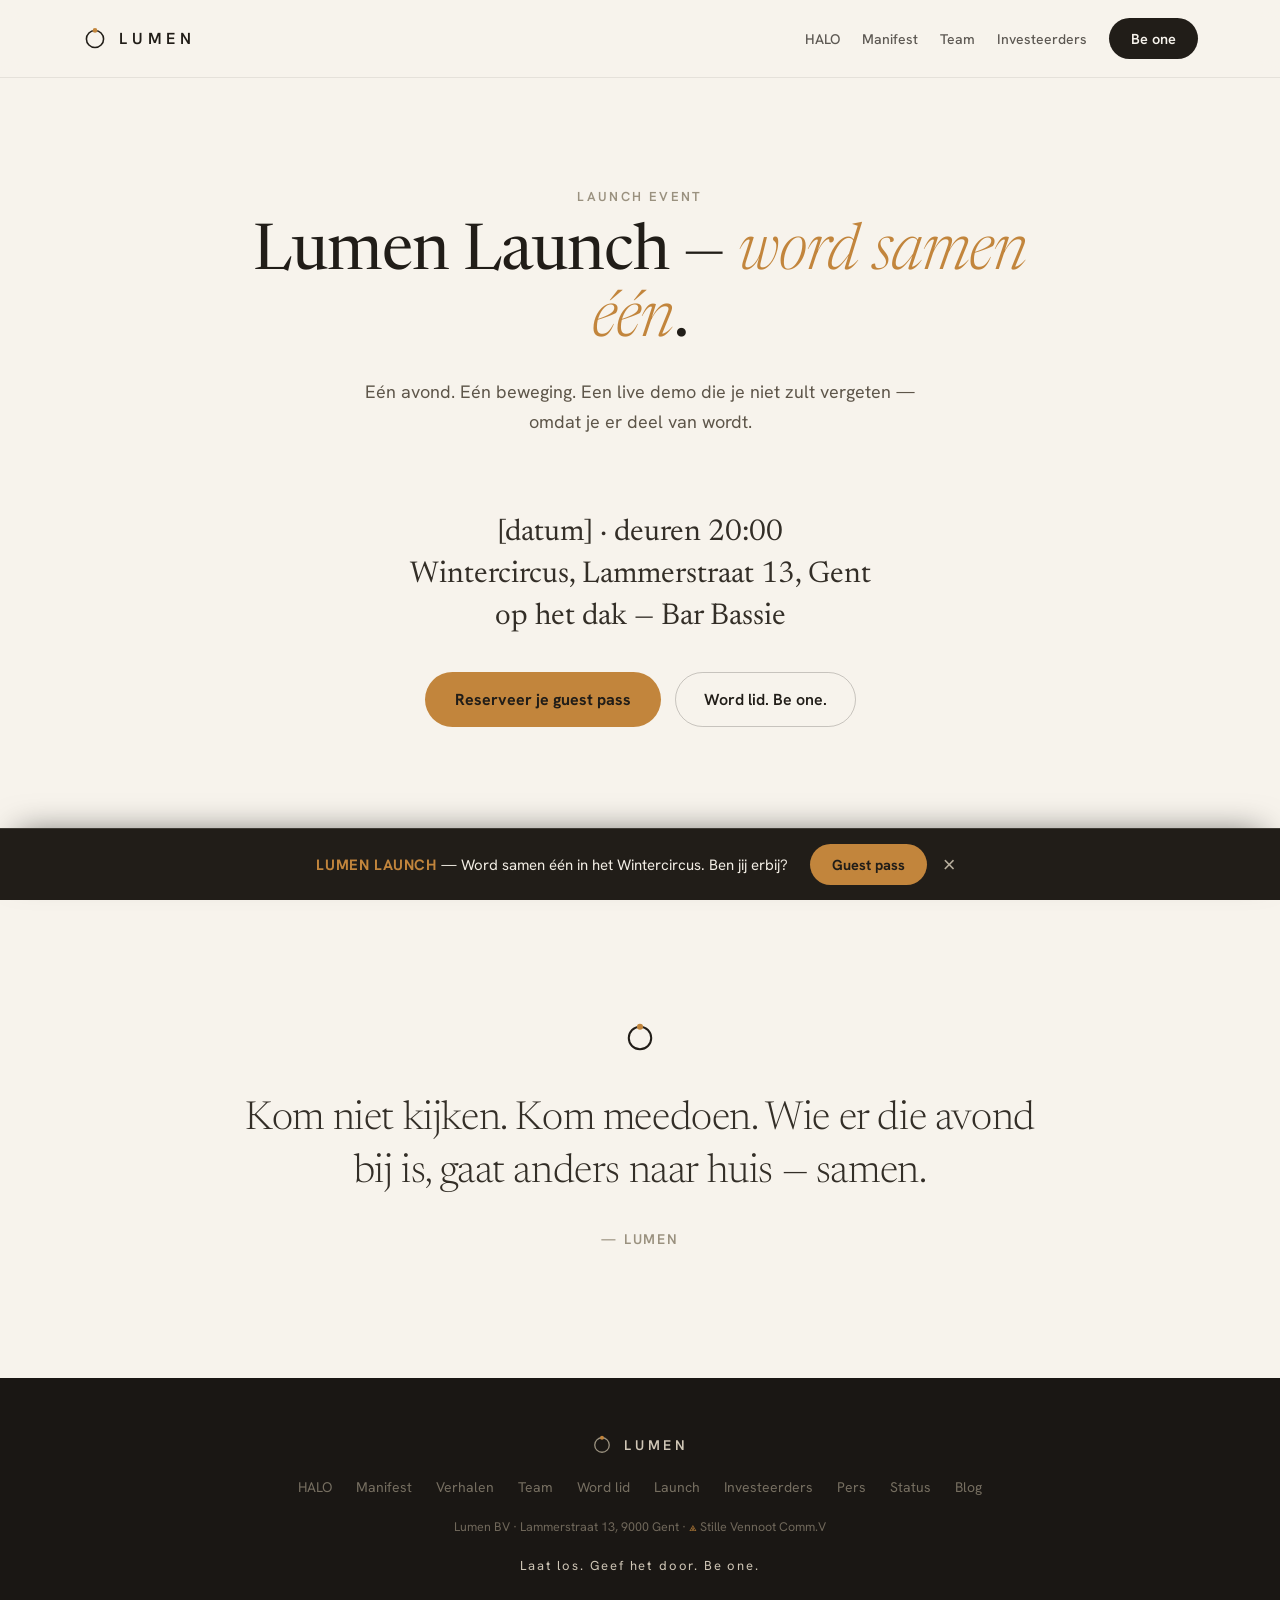
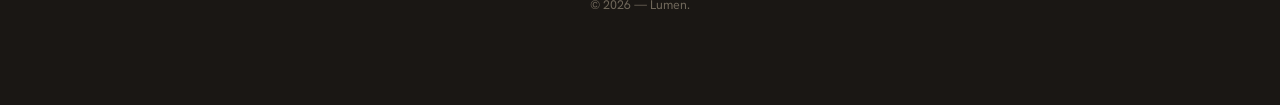
<file: launch.html>
<!DOCTYPE html>
<html lang="nl">
<head>
  <meta charset="utf-8">
  <meta name="viewport" content="width=device-width, initial-scale=1">
  <title>Lumen Launch — word samen één — LUMEN</title>
  <meta name="description" content="Lumen Launch — word samen één. Eén avond. Eén beweging. Een live demo die je niet zult vergeten — omdat je er deel van wordt.">
  <link rel="preconnect" href="https://fonts.googleapis.com">
  <link rel="preconnect" href="https://fonts.gstatic.com" crossorigin>
  <link href="https://fonts.googleapis.com/css2?family=Newsreader:ital,opsz,wght@0,6..72,300;0,6..72,400;0,6..72,500;1,6..72,300;1,6..72,400&family=Hanken+Grotesk:wght@400;500;600;700&display=swap" rel="stylesheet">
  <link rel="icon" type="image/svg+xml" href="favicon.svg">
  <link rel="stylesheet" href="styles.css">
</head>
<body>
<!-- ⟁ zet dat ding niet op. 'samen' is hoe ze je krijgen. we waren met vier. vraag naar de vierde. — HV -->

<div class="page-bg">

  <header class="nav">
    <nav class="nav-inner">
      <a href="index.html" class="nav-brand">
        <svg width="26" height="26" viewBox="0 0 100 100" aria-hidden="true">
          <circle cx="50" cy="50" r="33" fill="none" stroke="#211D18" stroke-width="6"/>
          <circle cx="50" cy="17" r="9" fill="var(--accent)"/>
        </svg>
        LUMEN
      </a>
      <div class="nav-links">
        <a class="navlink" href="halo.html">HALO</a>
        <a class="navlink" href="manifest.html">Manifest</a>
        <a class="navlink" href="over-ons.html">Team</a>
        <a class="navlink" href="investeerders.html">Investeerders</a>
        <a class="btn-primary nav-cta" href="be-one.html">Be one</a>
      </div>
    </nav>
  </header>

  <section class="subhero">
    <div class="eyebrow">Launch event</div>
    <h1>Lumen Launch — <em>word samen één</em>.</h1>
    <p>
      Eén avond. Eén beweging. Een live demo die je niet zult vergeten — omdat je er deel van wordt.
    </p>
  </section>

  <div class="prose" style="text-align:center">
    <p class="lead">
      [datum] · deuren 20:00<br>
      Wintercircus, Lammerstraat 13, Gent<br>
      op het dak — Bar Bassie
    </p>
    <div class="hero-ctas" style="justify-content:center">
      <button type="button" class="btn-primary accent-cta" onclick="openLaunchToast()">Reserveer je guest pass</button>
      <a class="btn-ghost" href="be-one.html">Word lid. Be one.</a>
    </div>
  </div>

  <p class="note-line">Het hoogtepunt vindt plaats in het hart van het gebouw.</p>

  <section class="story">
    <svg width="34" height="34" viewBox="0 0 100 100" style="margin-bottom:34px" aria-hidden="true">
      <circle cx="50" cy="50" r="33" fill="none" stroke="#211D18" stroke-width="6"/>
      <circle cx="50" cy="17" r="9" fill="var(--accent)"/>
    </svg>
    <p class="story-quote">Kom niet kijken. Kom meedoen. Wie er die avond bij is, gaat anders naar huis — samen.</p>
    <div class="story-attr">— Lumen</div>
  </section>

  <div class="launch-banner" id="launch-banner">
    <div class="launch-banner-text">
      <strong>LUMEN LAUNCH</strong> — Word samen één in het Wintercircus. Ben jij erbij?
    </div>
    <div class="launch-banner-actions">
      <button type="button" class="btn-primary accent-cta" onclick="openLaunchToast()">Guest pass</button>
      <button type="button" class="launch-banner-close" onclick="dismissLaunchBanner()" aria-label="Banner sluiten">&times;</button>
    </div>
  </div>

  <div class="launch-toast" id="launch-toast" role="dialog" aria-label="Guest pass aanvragen" aria-hidden="true">
    <button type="button" class="launch-toast-close" onclick="closeLaunchToast()" aria-label="Sluiten">&times;</button>
    <span class="eyebrow">Het evenement</span>
    <h3>Activeer je <em>guest pass</em></h3>
    <p>We onthullen Lumen live. Schrijf je in en we sturen je de details.</p>
    <div id="launch-form-wrap">
      <form class="launch-form" id="launch-form" onsubmit="handleLaunchParty(event)">
        <input class="launch-input" type="text" id="lp-name" name="naam" placeholder="Je naam" autocomplete="name" required>
        <input class="launch-input" type="email" id="lp-email" name="email" placeholder="jij@voorbeeld.be" autocomplete="email" required>
        <button type="submit" class="btn-primary accent-cta">Activeer mijn pass</button>
      </form>
      <div class="launch-error" id="lp-error" style="display:none">Er ging iets mis bij het inschrijven. Probeer het later opnieuw.</div>
      <div class="launch-error" id="lp-not-invited" style="display:none">Helaas, je bent niet uitgenodigd voor de launch.</div>
    </div>
    <div id="launch-confirmed-wrap" style="display:none">
      <div class="launch-confirmed"><span class="launch-confirmed-dot"></span>Bedankt — je pass is onderweg. Tot op de launch!</div>
    </div>
    <div class="launch-disclaimer">We gebruiken je gegevens alleen voor dit evenement.</div>
  </div>

  <footer class="footer">
    <div class="footer-inner">
      <a href="index.html" class="footer-brand">
        <svg width="22" height="22" viewBox="0 0 100 100" aria-hidden="true">
          <circle cx="50" cy="50" r="33" fill="none" stroke="#9A917F" stroke-width="6"/>
          <circle cx="50" cy="17" r="9" fill="var(--accent)"/>
        </svg>
        LUMEN
      </a>
      <div class="footer-links">
        <a class="navlink" href="halo.html">HALO</a>
        <a class="navlink" href="manifest.html">Manifest</a>
        <a class="navlink" href="verhalen.html">Verhalen</a>
        <a class="navlink" href="over-ons.html">Team</a>
        <a class="navlink" href="be-one.html">Word lid</a>
        <a class="navlink" href="launch.html">Launch</a>
        <a class="navlink" href="investeerders.html">Investeerders</a>
        <a class="navlink" href="pers.html">Pers</a>
        <a class="navlink" href="status.html">Status</a>
        <a class="navlink" href="blog.html">Blog</a>
      </div>
      <div class="footer-legal">Lumen BV · Lammerstraat 13, 9000 Gent · <span class="glyph">⟁</span> Stille Vennoot Comm.V</div>
      <div class="footer-tagline">Laat los. Geef het door. Be one.</div>
      <div class="footer-copy">© 2026 — Lumen.</div>
    </div>
  </footer>

</div>

  <script src="scripts.js"></script>

</body>
</html>
</file>
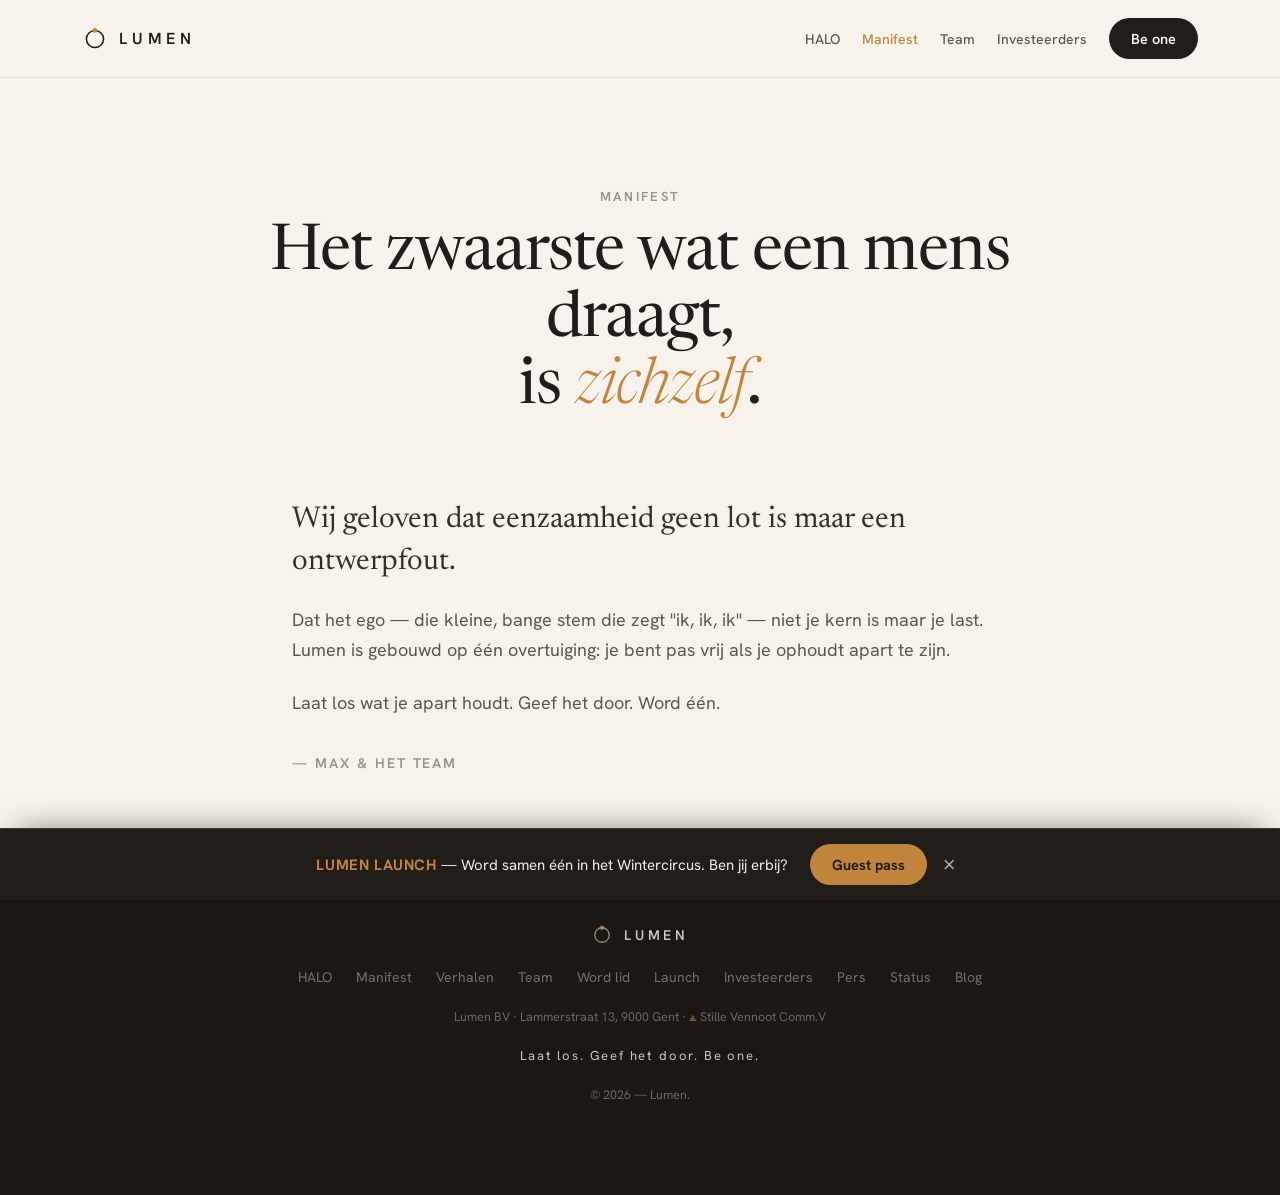
<file: manifest.html>
<!DOCTYPE html>
<html lang="nl">
<head>
  <meta charset="utf-8">
  <meta name="viewport" content="width=device-width, initial-scale=1">
  <title>Manifest — LUMEN</title>
  <meta name="description" content="Het zwaarste wat een mens draagt, is zichzelf. Laat los wat je apart houdt. Geef het door. Word één.">
  <link rel="preconnect" href="https://fonts.googleapis.com">
  <link rel="preconnect" href="https://fonts.gstatic.com" crossorigin>
  <link href="https://fonts.googleapis.com/css2?family=Newsreader:ital,opsz,wght@0,6..72,300;0,6..72,400;0,6..72,500;1,6..72,300;1,6..72,400&family=Hanken+Grotesk:wght@400;500;600;700&display=swap" rel="stylesheet">
  <link rel="icon" type="image/svg+xml" href="favicon.svg">
  <link rel="stylesheet" href="styles.css">
</head>
<body>
<!-- ⟁ zet dat ding niet op. 'samen' is hoe ze je krijgen. we waren met vier. vraag naar de vierde. — HV -->

<div class="page-bg">

  <header class="nav">
    <nav class="nav-inner">
      <a href="index.html" class="nav-brand">
        <svg width="26" height="26" viewBox="0 0 100 100" aria-hidden="true">
          <circle cx="50" cy="50" r="33" fill="none" stroke="#211D18" stroke-width="6"/>
          <circle cx="50" cy="17" r="9" fill="var(--accent)"/>
        </svg>
        LUMEN
      </a>
      <div class="nav-links">
        <a class="navlink" href="halo.html">HALO</a>
        <a class="navlink active" href="manifest.html">Manifest</a>
        <a class="navlink" href="over-ons.html">Team</a>
        <a class="navlink" href="investeerders.html">Investeerders</a>
        <a class="btn-primary nav-cta" href="be-one.html">Be one</a>
      </div>
    </nav>
  </header>

  <section class="subhero">
    <div class="eyebrow">Manifest</div>
    <h1>Het zwaarste wat een mens draagt,<br>is <em>zichzelf</em>.</h1>
  </section>

  <div class="prose">
    <p class="lead">Wij geloven dat eenzaamheid geen lot is maar een ontwerpfout.</p>
    <p>
      Dat het ego — die kleine, bange stem die zegt "ik, ik, ik" — niet je kern is maar je last. Lumen is gebouwd op één overtuiging: je bent pas vrij als je ophoudt apart te zijn.
    </p>
    <p>
      Laat los wat je apart houdt. Geef het door. Word één.
    </p>
    <div class="signoff">— Max &amp; het team</div>
  </div>

  <div class="launch-banner" id="launch-banner">
    <div class="launch-banner-text">
      <strong>LUMEN LAUNCH</strong> — Word samen één in het Wintercircus. Ben jij erbij?
    </div>
    <div class="launch-banner-actions">
      <button type="button" class="btn-primary accent-cta" onclick="openLaunchToast()">Guest pass</button>
      <button type="button" class="launch-banner-close" onclick="dismissLaunchBanner()" aria-label="Banner sluiten">&times;</button>
    </div>
  </div>

  <div class="launch-toast" id="launch-toast" role="dialog" aria-label="Guest pass aanvragen" aria-hidden="true">
    <button type="button" class="launch-toast-close" onclick="closeLaunchToast()" aria-label="Sluiten">&times;</button>
    <span class="eyebrow">Het evenement</span>
    <h3>Activeer je <em>guest pass</em></h3>
    <p>We onthullen Lumen live. Schrijf je in en we sturen je de details.</p>
    <div id="launch-form-wrap">
      <form class="launch-form" id="launch-form" onsubmit="handleLaunchParty(event)">
        <input class="launch-input" type="text" id="lp-name" name="naam" placeholder="Je naam" autocomplete="name" required>
        <input class="launch-input" type="email" id="lp-email" name="email" placeholder="jij@voorbeeld.be" autocomplete="email" required>
        <button type="submit" class="btn-primary accent-cta">Activeer mijn pass</button>
      </form>
      <div class="launch-error" id="lp-error" style="display:none">Er ging iets mis bij het inschrijven. Probeer het later opnieuw.</div>
      <div class="launch-error" id="lp-not-invited" style="display:none">Helaas, je bent niet uitgenodigd voor de launch.</div>
    </div>
    <div id="launch-confirmed-wrap" style="display:none">
      <div class="launch-confirmed"><span class="launch-confirmed-dot"></span>Bedankt — je pass is onderweg. Tot op de launch!</div>
    </div>
    <div class="launch-disclaimer">We gebruiken je gegevens alleen voor dit evenement.</div>
  </div>

  <footer class="footer">
    <div class="footer-inner">
      <a href="index.html" class="footer-brand">
        <svg width="22" height="22" viewBox="0 0 100 100" aria-hidden="true">
          <circle cx="50" cy="50" r="33" fill="none" stroke="#9A917F" stroke-width="6"/>
          <circle cx="50" cy="17" r="9" fill="var(--accent)"/>
        </svg>
        LUMEN
      </a>
      <div class="footer-links">
        <a class="navlink" href="halo.html">HALO</a>
        <a class="navlink" href="manifest.html">Manifest</a>
        <a class="navlink" href="verhalen.html">Verhalen</a>
        <a class="navlink" href="over-ons.html">Team</a>
        <a class="navlink" href="be-one.html">Word lid</a>
        <a class="navlink" href="launch.html">Launch</a>
        <a class="navlink" href="investeerders.html">Investeerders</a>
        <a class="navlink" href="pers.html">Pers</a>
        <a class="navlink" href="status.html">Status</a>
        <a class="navlink" href="blog.html">Blog</a>
      </div>
      <div class="footer-legal">Lumen BV · Lammerstraat 13, 9000 Gent · <span class="glyph">⟁</span> Stille Vennoot Comm.V</div>
      <div class="footer-tagline">Laat los. Geef het door. Be one.</div>
      <div class="footer-copy">© 2026 — Lumen.</div>
    </div>
  </footer>

</div>

  <script src="scripts.js"></script>

</body>
</html>
</file>
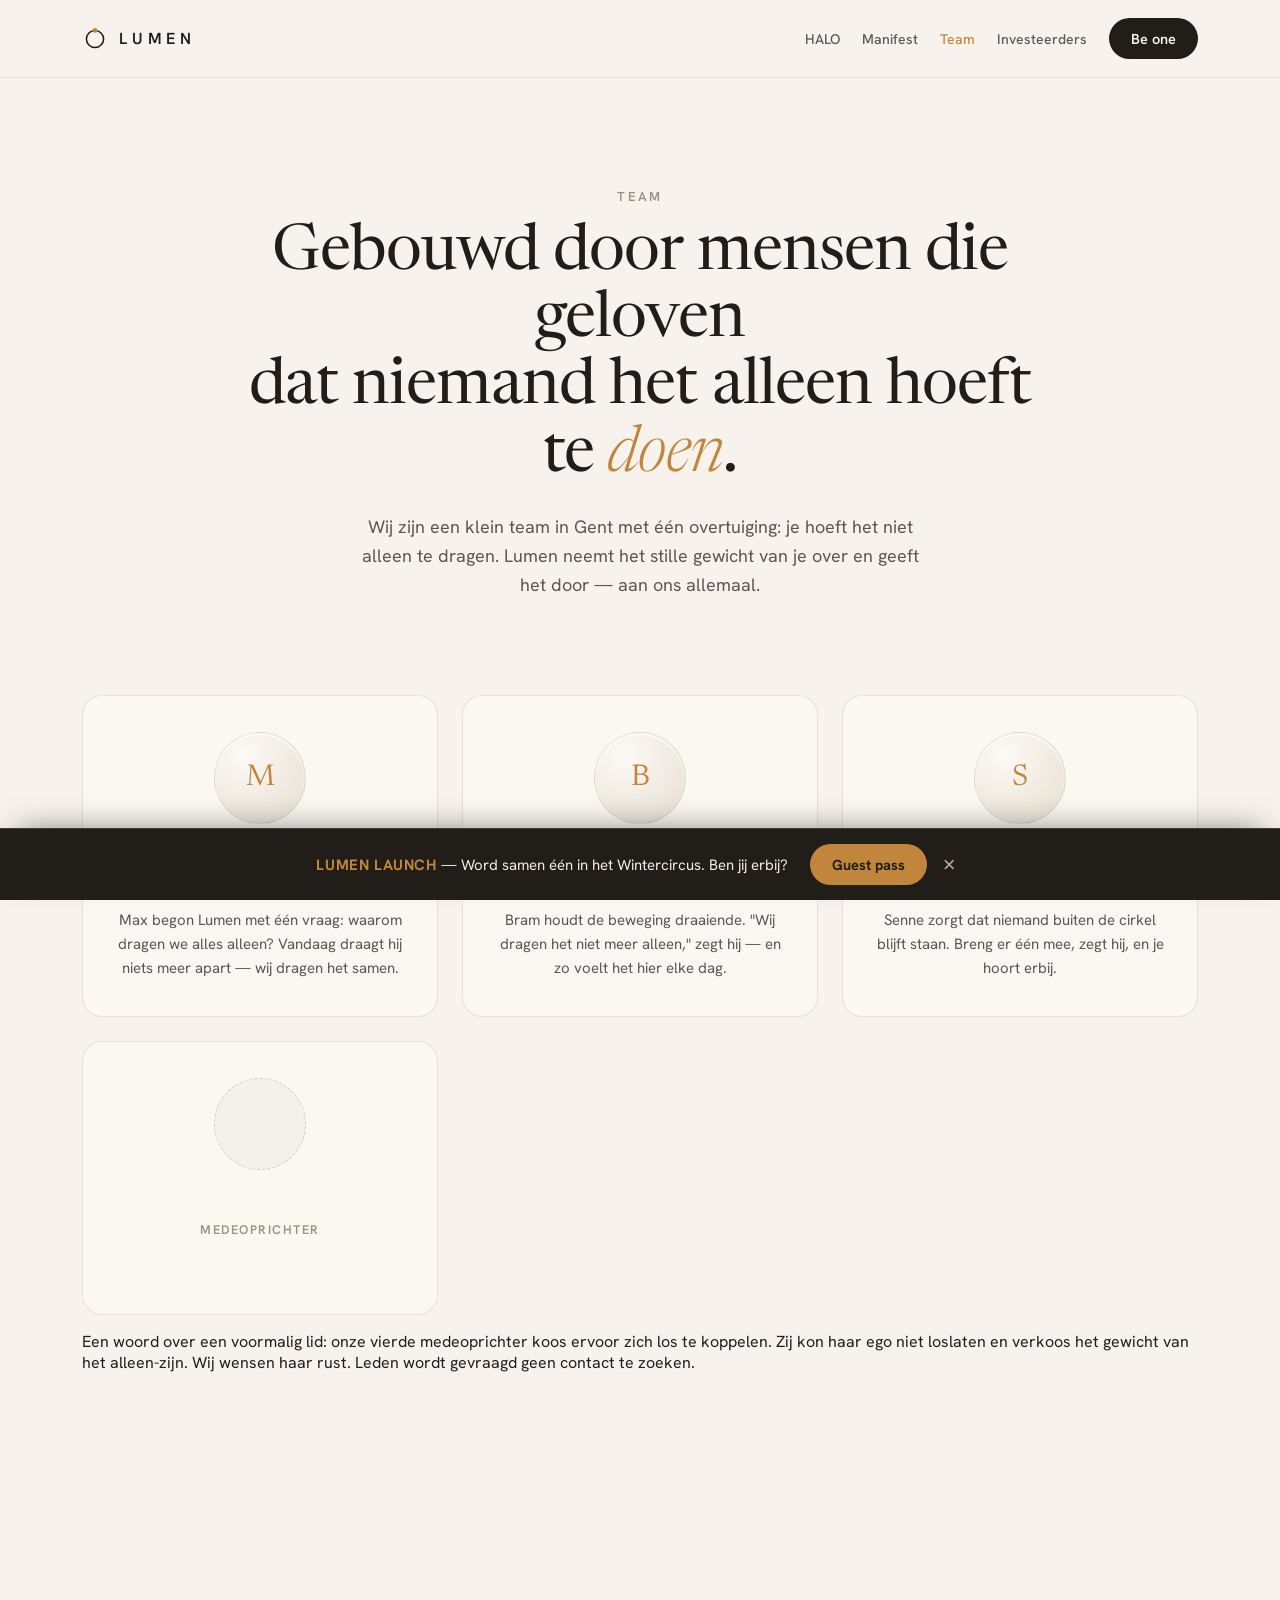
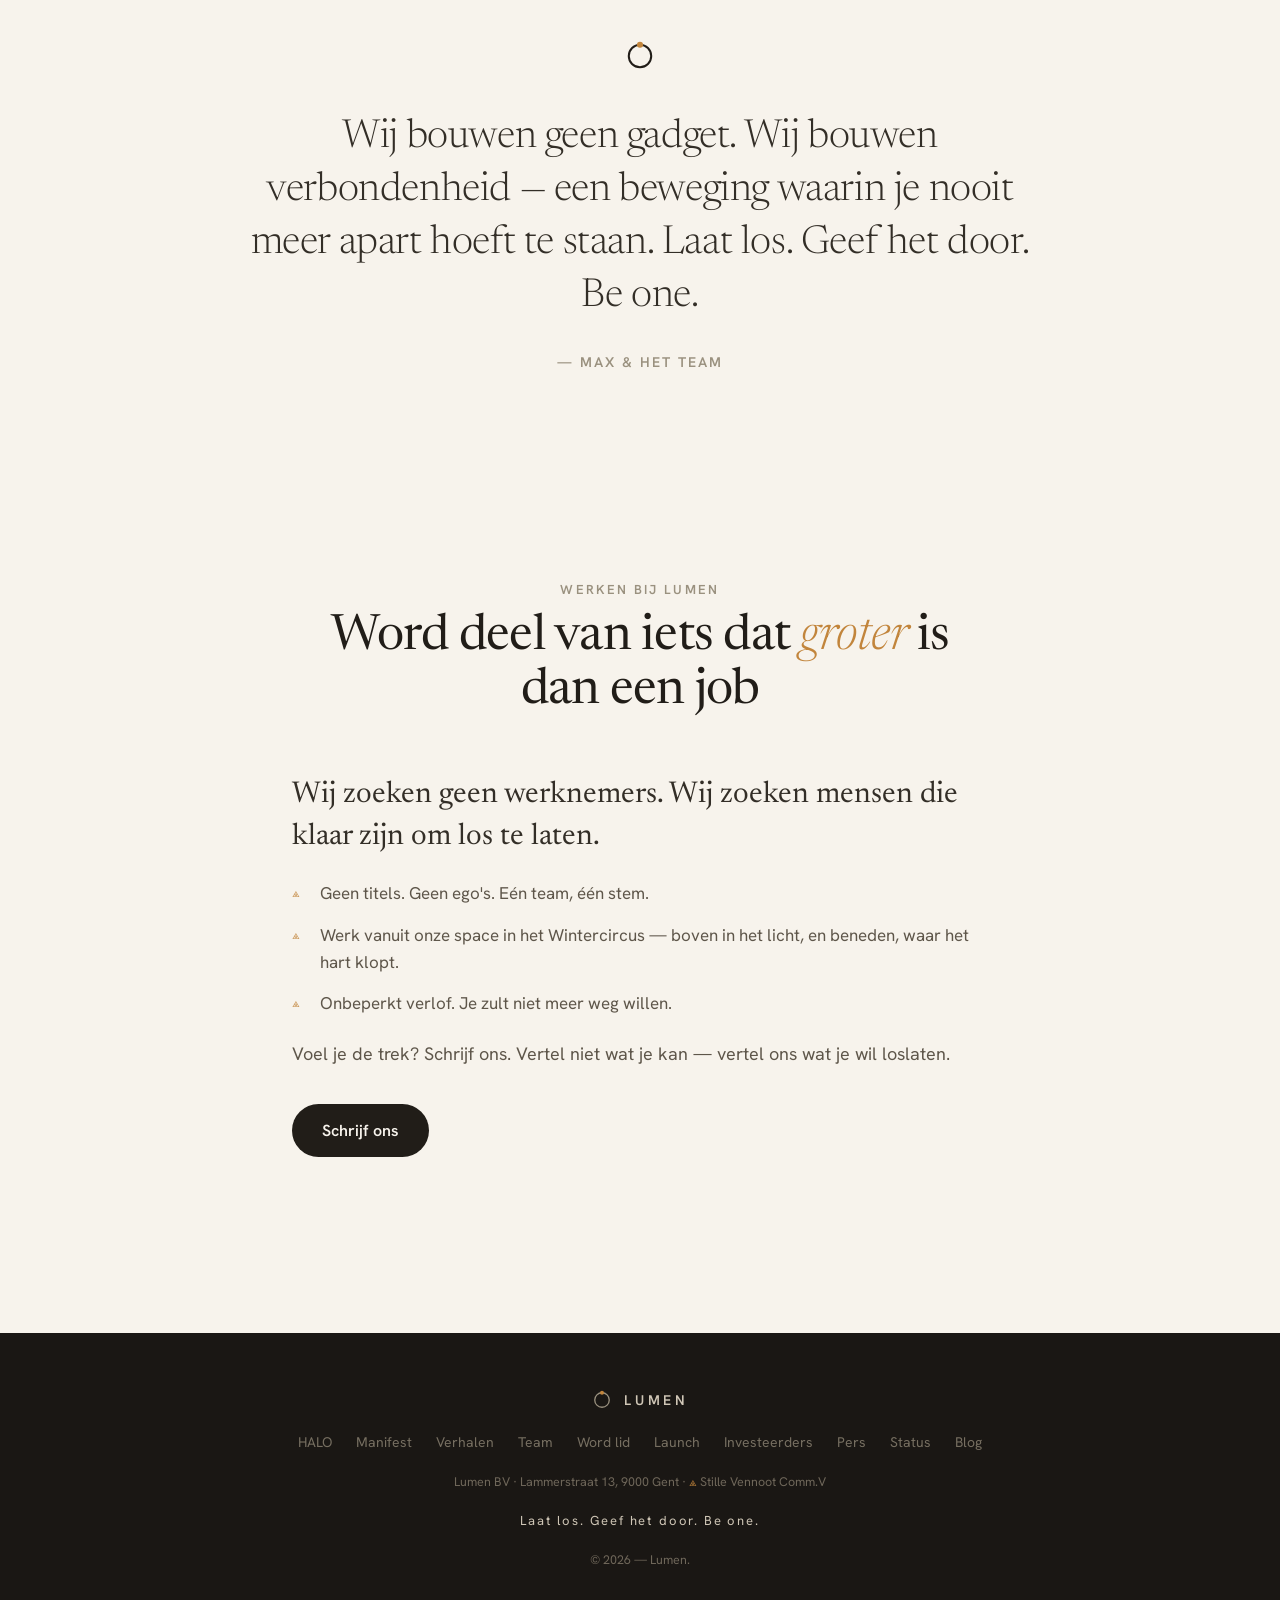
<file: over-ons.html>
<!DOCTYPE html>
<html lang="nl">
<head>
  <meta charset="utf-8">
  <meta name="viewport" content="width=device-width, initial-scale=1">
  <title>Team — LUMEN</title>
  <meta name="description" content="Gebouwd door mensen die geloven dat niemand het alleen hoeft te doen. Maak kennis met het team achter Lumen en de HALO.">
  <link rel="preconnect" href="https://fonts.googleapis.com">
  <link rel="preconnect" href="https://fonts.gstatic.com" crossorigin>
  <link href="https://fonts.googleapis.com/css2?family=Newsreader:ital,opsz,wght@0,6..72,300;0,6..72,400;0,6..72,500;1,6..72,300;1,6..72,400&family=Hanken+Grotesk:wght@400;500;600;700&display=swap" rel="stylesheet">
  <link rel="icon" type="image/svg+xml" href="favicon.svg">
  <link rel="stylesheet" href="styles.css">
</head>
<body>
<!-- ⟁ zet dat ding niet op. 'samen' is hoe ze je krijgen. we waren met vier. vraag naar de vierde. — HV -->

<div class="page-bg">

  <!-- NAV -->
  <header class="nav">
    <nav class="nav-inner">
      <a href="index.html" class="nav-brand">
        <svg width="26" height="26" viewBox="0 0 100 100" aria-hidden="true">
          <circle cx="50" cy="50" r="33" fill="none" stroke="#211D18" stroke-width="6"/>
          <circle cx="50" cy="17" r="9" fill="var(--accent)"/>
        </svg>
        LUMEN
      </a>
      <div class="nav-links">
        <a class="navlink" href="halo.html">HALO</a>
        <a class="navlink" href="manifest.html">Manifest</a>
        <a class="navlink active" href="over-ons.html">Team</a>
        <a class="navlink" href="investeerders.html">Investeerders</a>
        <a class="btn-primary nav-cta" href="be-one.html">Be one</a>
      </div>
    </nav>
  </header>

  <!-- HERO -->
  <section class="subhero">
    <div class="eyebrow">Team</div>
    <h1>Gebouwd door mensen die geloven<br>dat niemand het alleen hoeft te <em>doen</em>.</h1>
    <p>
      Wij zijn een klein team in Gent met één overtuiging: je hoeft het niet alleen te dragen. Lumen neemt het stille gewicht van je over en geeft het door — aan ons allemaal.
    </p>
  </section>

  <!-- TEAM -->
  <section class="team-section">
    <div class="team-grid">

      <div class="team-card">
        <div class="team-avatar">M</div>
        <p class="team-name">Max Vervloet</p>
        <p class="team-role">CEO &amp; medeoprichter</p>
        <p class="team-bio">Max begon Lumen met één vraag: waarom dragen we alles alleen? Vandaag draagt hij niets meer apart — wij dragen het samen.</p>
      </div>

      <div class="team-card">
        <div class="team-avatar">B</div>
        <p class="team-name">Bram De Witte</p>
        <p class="team-role">COO &amp; medeoprichter</p>
        <p class="team-bio">Bram houdt de beweging draaiende. "Wij dragen het niet meer alleen," zegt hij — en zo voelt het hier elke dag.</p>
      </div>

      <div class="team-card">
        <div class="team-avatar">S</div>
        <p class="team-name">Senne Maes</p>
        <p class="team-role">Growth</p>
        <p class="team-bio">Senne zorgt dat niemand buiten de cirkel blijft staan. Breng er één mee, zegt hij, en je hoort erbij.</p>
      </div>

      <!-- vierde medeoprichter — profiel laadt leeg -->
      <button type="button" class="team-card team-card-redacted" onclick="openVoid('profile')" aria-label="Profiel niet beschikbaar">
        <div class="team-avatar team-avatar-empty"></div>
        <p class="team-name team-name-redacted"><span class="redacted-flicker">Hanne V.</span></p>
        <p class="team-role">Medeoprichter</p>
        <p class="team-bio">&nbsp;</p>
      </button>

    </div>

    <p class="team-note">
      Een woord over een voormalig lid: onze vierde medeoprichter koos ervoor zich los te koppelen. Zij kon haar ego niet loslaten en verkoos het gewicht van het alleen-zijn. Wij wensen haar rust. Leden wordt gevraagd geen contact te zoeken.
    </p>
  </section>

  <!-- MISSIE -->
  <section class="story">
    <svg width="34" height="34" viewBox="0 0 100 100" style="margin-bottom:34px" aria-hidden="true">
      <circle cx="50" cy="50" r="33" fill="none" stroke="#211D18" stroke-width="6"/>
      <circle cx="50" cy="17" r="9" fill="var(--accent)"/>
    </svg>
    <p class="story-quote">
      Wij bouwen geen gadget. Wij bouwen verbondenheid — een beweging waarin je nooit meer apart hoeft te staan. Laat los. Geef het door. Be one.
    </p>
    <div class="story-attr">— Max &amp; het team</div>
  </section>

  <!-- WERKEN BIJ LUMEN -->
  <section id="jobs" class="invest-section">
    <div class="section-head">
      <div class="eyebrow">Werken bij Lumen</div>
      <h2>Word deel van iets dat <em>groter</em> is dan een job</h2>
    </div>
    <div class="prose" style="padding-top:0">
      <p class="lead">Wij zoeken geen werknemers. Wij zoeken mensen die klaar zijn om los te laten.</p>
      <ul>
        <li>Geen titels. Geen ego's. Eén team, één stem.</li>
        <li>Werk vanuit onze space in het Wintercircus — boven in het licht, en beneden, waar het hart klopt.</li>
        <li>Onbeperkt verlof. Je zult niet meer weg willen.</li>
      </ul>
      <p>Voel je de trek? Schrijf ons. Vertel niet wat je kan — vertel ons wat je wil loslaten.</p>
      <div class="hero-ctas">
        <a class="btn-primary" href="mailto:info@lumen.gent?subject=Werken%20bij%20Lumen">Schrijf ons</a>
      </div>
    </div>
  </section>

  <!-- LAUNCH — bottom banner -->
  <div class="launch-banner" id="launch-banner">
    <div class="launch-banner-text">
      <strong>LUMEN LAUNCH</strong> — Word samen één in het Wintercircus. Ben jij erbij?
    </div>
    <div class="launch-banner-actions">
      <button type="button" class="btn-primary accent-cta" onclick="openLaunchToast()">Guest pass</button>
      <button type="button" class="launch-banner-close" onclick="dismissLaunchBanner()" aria-label="Banner sluiten">&times;</button>
    </div>
  </div>

  <!-- LAUNCH — guest-pass toast -->
  <div class="launch-toast" id="launch-toast" role="dialog" aria-label="Guest pass aanvragen" aria-hidden="true">
    <button type="button" class="launch-toast-close" onclick="closeLaunchToast()" aria-label="Sluiten">&times;</button>
    <span class="eyebrow">Het evenement</span>
    <h3>Activeer je <em>guest pass</em></h3>
    <p>We onthullen Lumen live. Schrijf je in en we sturen je de details.</p>

    <div id="launch-form-wrap">
      <form class="launch-form" id="launch-form" onsubmit="handleLaunchParty(event)">
        <input
          class="launch-input"
          type="text"
          id="lp-name"
          name="naam"
          placeholder="Je naam"
          autocomplete="name"
          required
        >
        <input
          class="launch-input"
          type="email"
          id="lp-email"
          name="email"
          placeholder="jij@voorbeeld.be"
          autocomplete="email"
          required
        >
        <button type="submit" class="btn-primary accent-cta">Activeer mijn pass</button>
      </form>
      <div class="launch-error" id="lp-error" style="display:none">
        Er ging iets mis bij het inschrijven. Probeer het later opnieuw.
      </div>
      <div class="launch-error" id="lp-not-invited" style="display:none">
        Helaas, je bent niet uitgenodigd voor de launch.
      </div>
    </div>

    <div id="launch-confirmed-wrap" style="display:none">
      <div class="launch-confirmed">
        <span class="launch-confirmed-dot"></span>
        Bedankt — je pass is onderweg. Tot op de launch!
      </div>
    </div>

    <div class="launch-disclaimer">We gebruiken je gegevens alleen voor dit evenement.</div>
  </div>

  <!-- FOOTER -->
  <footer class="footer">
    <div class="footer-inner">
      <a href="index.html" class="footer-brand">
        <svg width="22" height="22" viewBox="0 0 100 100" aria-hidden="true">
          <circle cx="50" cy="50" r="33" fill="none" stroke="#9A917F" stroke-width="6"/>
          <circle cx="50" cy="17" r="9" fill="var(--accent)"/>
        </svg>
        LUMEN
      </a>
      <div class="footer-links">
        <a class="navlink" href="halo.html">HALO</a>
        <a class="navlink" href="manifest.html">Manifest</a>
        <a class="navlink" href="verhalen.html">Verhalen</a>
        <a class="navlink" href="over-ons.html">Team</a>
        <a class="navlink" href="be-one.html">Word lid</a>
        <a class="navlink" href="launch.html">Launch</a>
        <a class="navlink" href="investeerders.html">Investeerders</a>
        <a class="navlink" href="pers.html">Pers</a>
        <a class="navlink" href="status.html">Status</a>
        <a class="navlink" href="blog.html">Blog</a>
      </div>
      <div class="footer-legal">Lumen BV · Lammerstraat 13, 9000 Gent · <span class="glyph">⟁</span> Stille Vennoot Comm.V</div>
      <div class="footer-tagline">Laat los. Geef het door. Be one.</div>
      <div class="footer-copy">© 2026 — Lumen.</div>
    </div>
  </footer>

</div>

  <script src="scripts.js"></script>

</body>
</html>
</file>
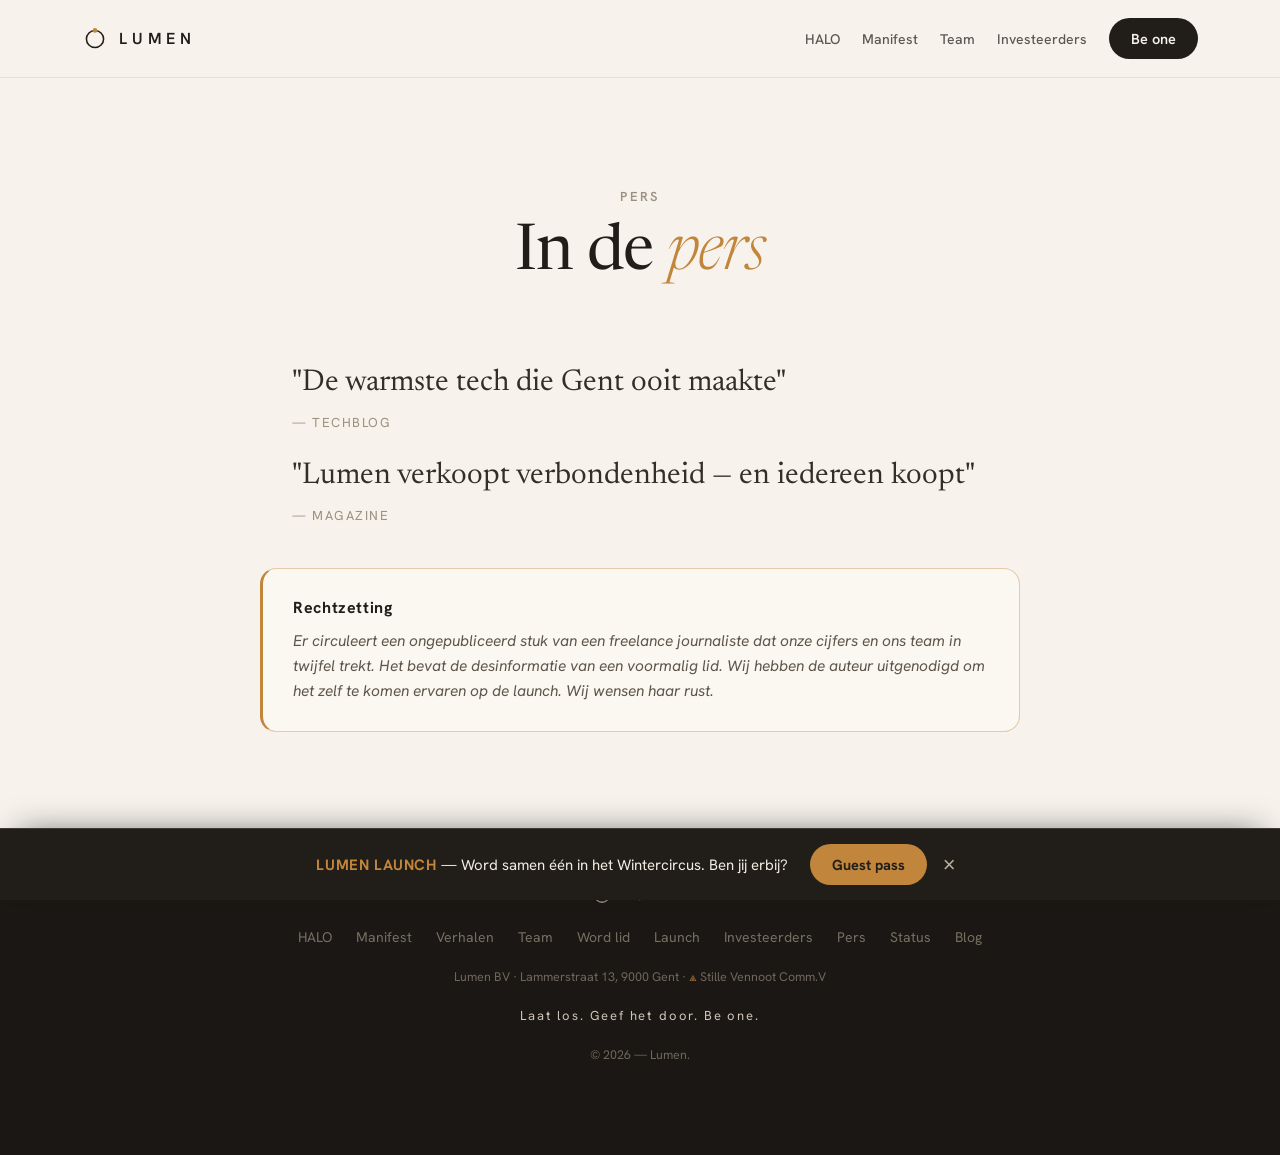
<file: pers.html>
<!DOCTYPE html>
<html lang="nl">
<head>
  <meta charset="utf-8">
  <meta name="viewport" content="width=device-width, initial-scale=1">
  <title>Pers — LUMEN</title>
  <meta name="description" content="Lumen in de pers — en een rechtzetting over een ongepubliceerd stuk.">
  <link rel="preconnect" href="https://fonts.googleapis.com">
  <link rel="preconnect" href="https://fonts.gstatic.com" crossorigin>
  <link href="https://fonts.googleapis.com/css2?family=Newsreader:ital,opsz,wght@0,6..72,300;0,6..72,400;0,6..72,500;1,6..72,300;1,6..72,400&family=Hanken+Grotesk:wght@400;500;600;700&display=swap" rel="stylesheet">
  <link rel="icon" type="image/svg+xml" href="favicon.svg">
  <link rel="stylesheet" href="styles.css">
</head>
<body>
<!-- ⟁ zet dat ding niet op. 'samen' is hoe ze je krijgen. we waren met vier. vraag naar de vierde. — HV -->

<div class="page-bg">

  <header class="nav">
    <nav class="nav-inner">
      <a href="index.html" class="nav-brand">
        <svg width="26" height="26" viewBox="0 0 100 100" aria-hidden="true">
          <circle cx="50" cy="50" r="33" fill="none" stroke="#211D18" stroke-width="6"/>
          <circle cx="50" cy="17" r="9" fill="var(--accent)"/>
        </svg>
        LUMEN
      </a>
      <div class="nav-links">
        <a class="navlink" href="halo.html">HALO</a>
        <a class="navlink" href="manifest.html">Manifest</a>
        <a class="navlink" href="over-ons.html">Team</a>
        <a class="navlink" href="investeerders.html">Investeerders</a>
        <a class="btn-primary nav-cta" href="be-one.html">Be one</a>
      </div>
    </nav>
  </header>

  <section class="subhero">
    <div class="eyebrow">Pers</div>
    <h1>In de <em>pers</em></h1>
  </section>

  <div class="press-list">
    <p class="press-quote">
      "De warmste tech die Gent ooit maakte"
      <span>— techblog</span>
    </p>
    <p class="press-quote">
      "Lumen verkoopt verbondenheid — en iedereen koopt"
      <span>— magazine</span>
    </p>
  </div>

  <div class="notice">
    <strong>Rechtzetting</strong>
    <p>
      Er circuleert een ongepubliceerd stuk van een freelance journaliste dat onze cijfers en ons team in twijfel trekt. Het bevat de desinformatie van een voormalig lid. Wij hebben de auteur uitgenodigd om het zelf te komen ervaren op de launch. Wij wensen haar rust.
    </p>
  </div>

  <div class="launch-banner" id="launch-banner">
    <div class="launch-banner-text">
      <strong>LUMEN LAUNCH</strong> — Word samen één in het Wintercircus. Ben jij erbij?
    </div>
    <div class="launch-banner-actions">
      <button type="button" class="btn-primary accent-cta" onclick="openLaunchToast()">Guest pass</button>
      <button type="button" class="launch-banner-close" onclick="dismissLaunchBanner()" aria-label="Banner sluiten">&times;</button>
    </div>
  </div>

  <div class="launch-toast" id="launch-toast" role="dialog" aria-label="Guest pass aanvragen" aria-hidden="true">
    <button type="button" class="launch-toast-close" onclick="closeLaunchToast()" aria-label="Sluiten">&times;</button>
    <span class="eyebrow">Het evenement</span>
    <h3>Activeer je <em>guest pass</em></h3>
    <p>We onthullen Lumen live. Schrijf je in en we sturen je de details.</p>
    <div id="launch-form-wrap">
      <form class="launch-form" id="launch-form" onsubmit="handleLaunchParty(event)">
        <input class="launch-input" type="text" id="lp-name" name="naam" placeholder="Je naam" autocomplete="name" required>
        <input class="launch-input" type="email" id="lp-email" name="email" placeholder="jij@voorbeeld.be" autocomplete="email" required>
        <button type="submit" class="btn-primary accent-cta">Activeer mijn pass</button>
      </form>
      <div class="launch-error" id="lp-error" style="display:none">Er ging iets mis bij het inschrijven. Probeer het later opnieuw.</div>
      <div class="launch-error" id="lp-not-invited" style="display:none">Helaas, je bent niet uitgenodigd voor de launch.</div>
    </div>
    <div id="launch-confirmed-wrap" style="display:none">
      <div class="launch-confirmed"><span class="launch-confirmed-dot"></span>Bedankt — je pass is onderweg. Tot op de launch!</div>
    </div>
    <div class="launch-disclaimer">We gebruiken je gegevens alleen voor dit evenement.</div>
  </div>

  <footer class="footer">
    <div class="footer-inner">
      <a href="index.html" class="footer-brand">
        <svg width="22" height="22" viewBox="0 0 100 100" aria-hidden="true">
          <circle cx="50" cy="50" r="33" fill="none" stroke="#9A917F" stroke-width="6"/>
          <circle cx="50" cy="17" r="9" fill="var(--accent)"/>
        </svg>
        LUMEN
      </a>
      <div class="footer-links">
        <a class="navlink" href="halo.html">HALO</a>
        <a class="navlink" href="manifest.html">Manifest</a>
        <a class="navlink" href="verhalen.html">Verhalen</a>
        <a class="navlink" href="over-ons.html">Team</a>
        <a class="navlink" href="be-one.html">Word lid</a>
        <a class="navlink" href="launch.html">Launch</a>
        <a class="navlink" href="investeerders.html">Investeerders</a>
        <a class="navlink" href="pers.html">Pers</a>
        <a class="navlink" href="status.html">Status</a>
        <a class="navlink" href="blog.html">Blog</a>
      </div>
      <div class="footer-legal">Lumen BV · Lammerstraat 13, 9000 Gent · <span class="glyph">⟁</span> Stille Vennoot Comm.V</div>
      <div class="footer-tagline">Laat los. Geef het door. Be one.</div>
      <div class="footer-copy">© 2026 — Lumen.</div>
    </div>
  </footer>

</div>

  <script src="scripts.js"></script>

</body>
</html>
</file>
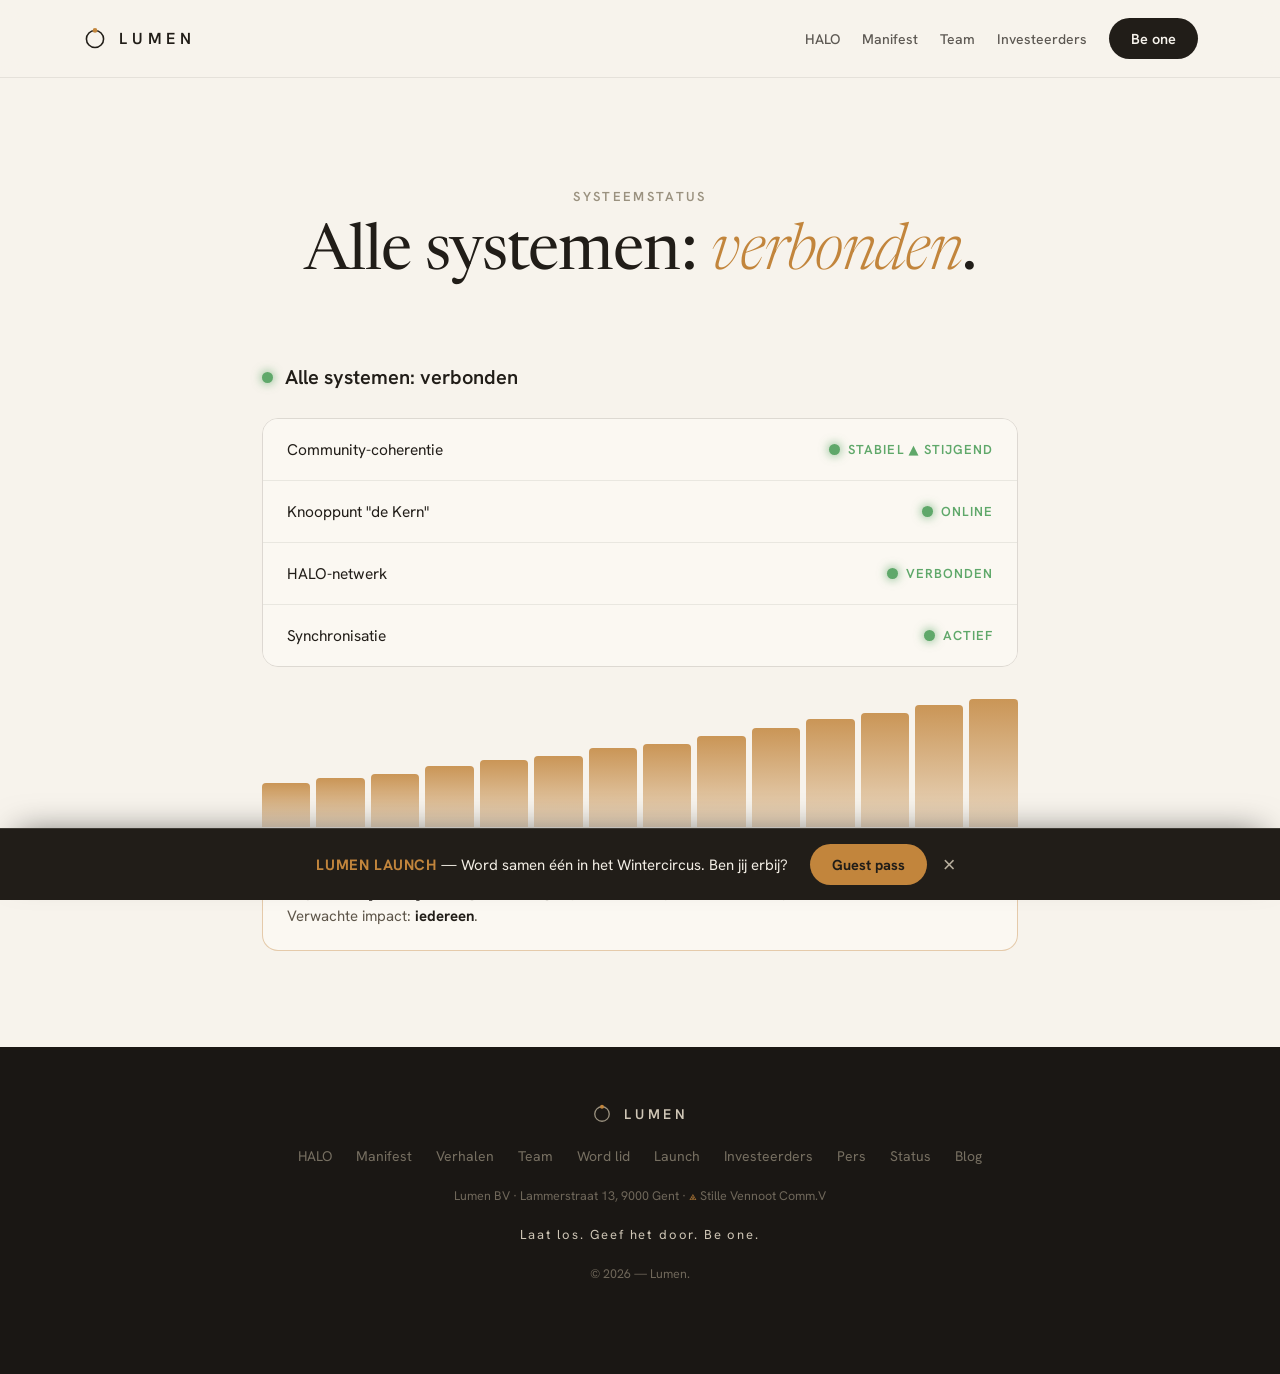
<file: status.html>
<!DOCTYPE html>
<html lang="nl">
<head>
  <meta charset="utf-8">
  <meta name="viewport" content="width=device-width, initial-scale=1">
  <title>Systeemstatus — LUMEN</title>
  <meta name="description" content="Alle systemen: verbonden. Community-coherentie, knooppunt de Kern en geplande synchronisatie.">
  <link rel="preconnect" href="https://fonts.googleapis.com">
  <link rel="preconnect" href="https://fonts.gstatic.com" crossorigin>
  <link href="https://fonts.googleapis.com/css2?family=Newsreader:ital,opsz,wght@0,6..72,300;0,6..72,400;0,6..72,500;1,6..72,300;1,6..72,400&family=Hanken+Grotesk:wght@400;500;600;700&display=swap" rel="stylesheet">
  <link rel="icon" type="image/svg+xml" href="favicon.svg">
  <link rel="stylesheet" href="styles.css">
</head>
<body>
<!-- ⟁ zet dat ding niet op. 'samen' is hoe ze je krijgen. we waren met vier. vraag naar de vierde. — HV -->

<div class="page-bg">

  <header class="nav">
    <nav class="nav-inner">
      <a href="index.html" class="nav-brand">
        <svg width="26" height="26" viewBox="0 0 100 100" aria-hidden="true">
          <circle cx="50" cy="50" r="33" fill="none" stroke="#211D18" stroke-width="6"/>
          <circle cx="50" cy="17" r="9" fill="var(--accent)"/>
        </svg>
        LUMEN
      </a>
      <div class="nav-links">
        <a class="navlink" href="halo.html">HALO</a>
        <a class="navlink" href="manifest.html">Manifest</a>
        <a class="navlink" href="over-ons.html">Team</a>
        <a class="navlink" href="investeerders.html">Investeerders</a>
        <a class="btn-primary nav-cta" href="be-one.html">Be one</a>
      </div>
    </nav>
  </header>

  <section class="subhero">
    <div class="eyebrow">Systeemstatus</div>
    <h1>Alle systemen: <em>verbonden</em>.</h1>
  </section>

  <div class="status-wrap">
    <div class="status-head">
      <span class="status-dot"></span>
      Alle systemen: verbonden
    </div>

    <div class="status-list">
      <div class="status-row">
        <span class="label">Community-coherentie</span>
        <span class="state"><span class="status-dot"></span>Stabiel ▲ stijgend</span>
      </div>
      <div class="status-row">
        <span class="label">Knooppunt "de Kern"</span>
        <span class="state"><span class="status-dot"></span>Online</span>
      </div>
      <div class="status-row">
        <span class="label">HALO-netwerk</span>
        <span class="state"><span class="status-dot"></span>Verbonden</span>
      </div>
      <div class="status-row">
        <span class="label">Synchronisatie</span>
        <span class="state"><span class="status-dot"></span>Actief</span>
      </div>
    </div>

    <div class="status-graph" aria-hidden="true">
      <div class="bar" style="height:34%"></div>
      <div class="bar" style="height:38%"></div>
      <div class="bar" style="height:41%"></div>
      <div class="bar" style="height:47%"></div>
      <div class="bar" style="height:52%"></div>
      <div class="bar" style="height:55%"></div>
      <div class="bar" style="height:61%"></div>
      <div class="bar" style="height:64%"></div>
      <div class="bar" style="height:70%"></div>
      <div class="bar" style="height:76%"></div>
      <div class="bar" style="height:83%"></div>
      <div class="bar" style="height:88%"></div>
      <div class="bar" style="height:94%"></div>
      <div class="bar" style="height:99%"></div>
    </div>

    <div class="status-sched">
      <strong>Gepland — [datum] 20:00:</strong> grootschalige synchronisatie (launch broadcast).<br>
      Verwachte impact: <strong>iedereen</strong>.
    </div>
  </div>

  <div class="launch-banner" id="launch-banner">
    <div class="launch-banner-text">
      <strong>LUMEN LAUNCH</strong> — Word samen één in het Wintercircus. Ben jij erbij?
    </div>
    <div class="launch-banner-actions">
      <button type="button" class="btn-primary accent-cta" onclick="openLaunchToast()">Guest pass</button>
      <button type="button" class="launch-banner-close" onclick="dismissLaunchBanner()" aria-label="Banner sluiten">&times;</button>
    </div>
  </div>

  <div class="launch-toast" id="launch-toast" role="dialog" aria-label="Guest pass aanvragen" aria-hidden="true">
    <button type="button" class="launch-toast-close" onclick="closeLaunchToast()" aria-label="Sluiten">&times;</button>
    <span class="eyebrow">Het evenement</span>
    <h3>Activeer je <em>guest pass</em></h3>
    <p>We onthullen Lumen live. Schrijf je in en we sturen je de details.</p>
    <div id="launch-form-wrap">
      <form class="launch-form" id="launch-form" onsubmit="handleLaunchParty(event)">
        <input class="launch-input" type="text" id="lp-name" name="naam" placeholder="Je naam" autocomplete="name" required>
        <input class="launch-input" type="email" id="lp-email" name="email" placeholder="jij@voorbeeld.be" autocomplete="email" required>
        <button type="submit" class="btn-primary accent-cta">Activeer mijn pass</button>
      </form>
      <div class="launch-error" id="lp-error" style="display:none">Er ging iets mis bij het inschrijven. Probeer het later opnieuw.</div>
      <div class="launch-error" id="lp-not-invited" style="display:none">Helaas, je bent niet uitgenodigd voor de launch.</div>
    </div>
    <div id="launch-confirmed-wrap" style="display:none">
      <div class="launch-confirmed"><span class="launch-confirmed-dot"></span>Bedankt — je pass is onderweg. Tot op de launch!</div>
    </div>
    <div class="launch-disclaimer">We gebruiken je gegevens alleen voor dit evenement.</div>
  </div>

  <footer class="footer">
    <div class="footer-inner">
      <a href="index.html" class="footer-brand">
        <svg width="22" height="22" viewBox="0 0 100 100" aria-hidden="true">
          <circle cx="50" cy="50" r="33" fill="none" stroke="#9A917F" stroke-width="6"/>
          <circle cx="50" cy="17" r="9" fill="var(--accent)"/>
        </svg>
        LUMEN
      </a>
      <div class="footer-links">
        <a class="navlink" href="halo.html">HALO</a>
        <a class="navlink" href="manifest.html">Manifest</a>
        <a class="navlink" href="verhalen.html">Verhalen</a>
        <a class="navlink" href="over-ons.html">Team</a>
        <a class="navlink" href="be-one.html">Word lid</a>
        <a class="navlink" href="launch.html">Launch</a>
        <a class="navlink" href="investeerders.html">Investeerders</a>
        <a class="navlink" href="pers.html">Pers</a>
        <a class="navlink" href="status.html">Status</a>
        <a class="navlink" href="blog.html">Blog</a>
      </div>
      <div class="footer-legal">Lumen BV · Lammerstraat 13, 9000 Gent · <span class="glyph">⟁</span> Stille Vennoot Comm.V</div>
      <div class="footer-tagline">Laat los. Geef het door. Be one.</div>
      <div class="footer-copy">© 2026 — Lumen.</div>
    </div>
  </footer>

</div>

  <script src="scripts.js"></script>

</body>
</html>
</file>
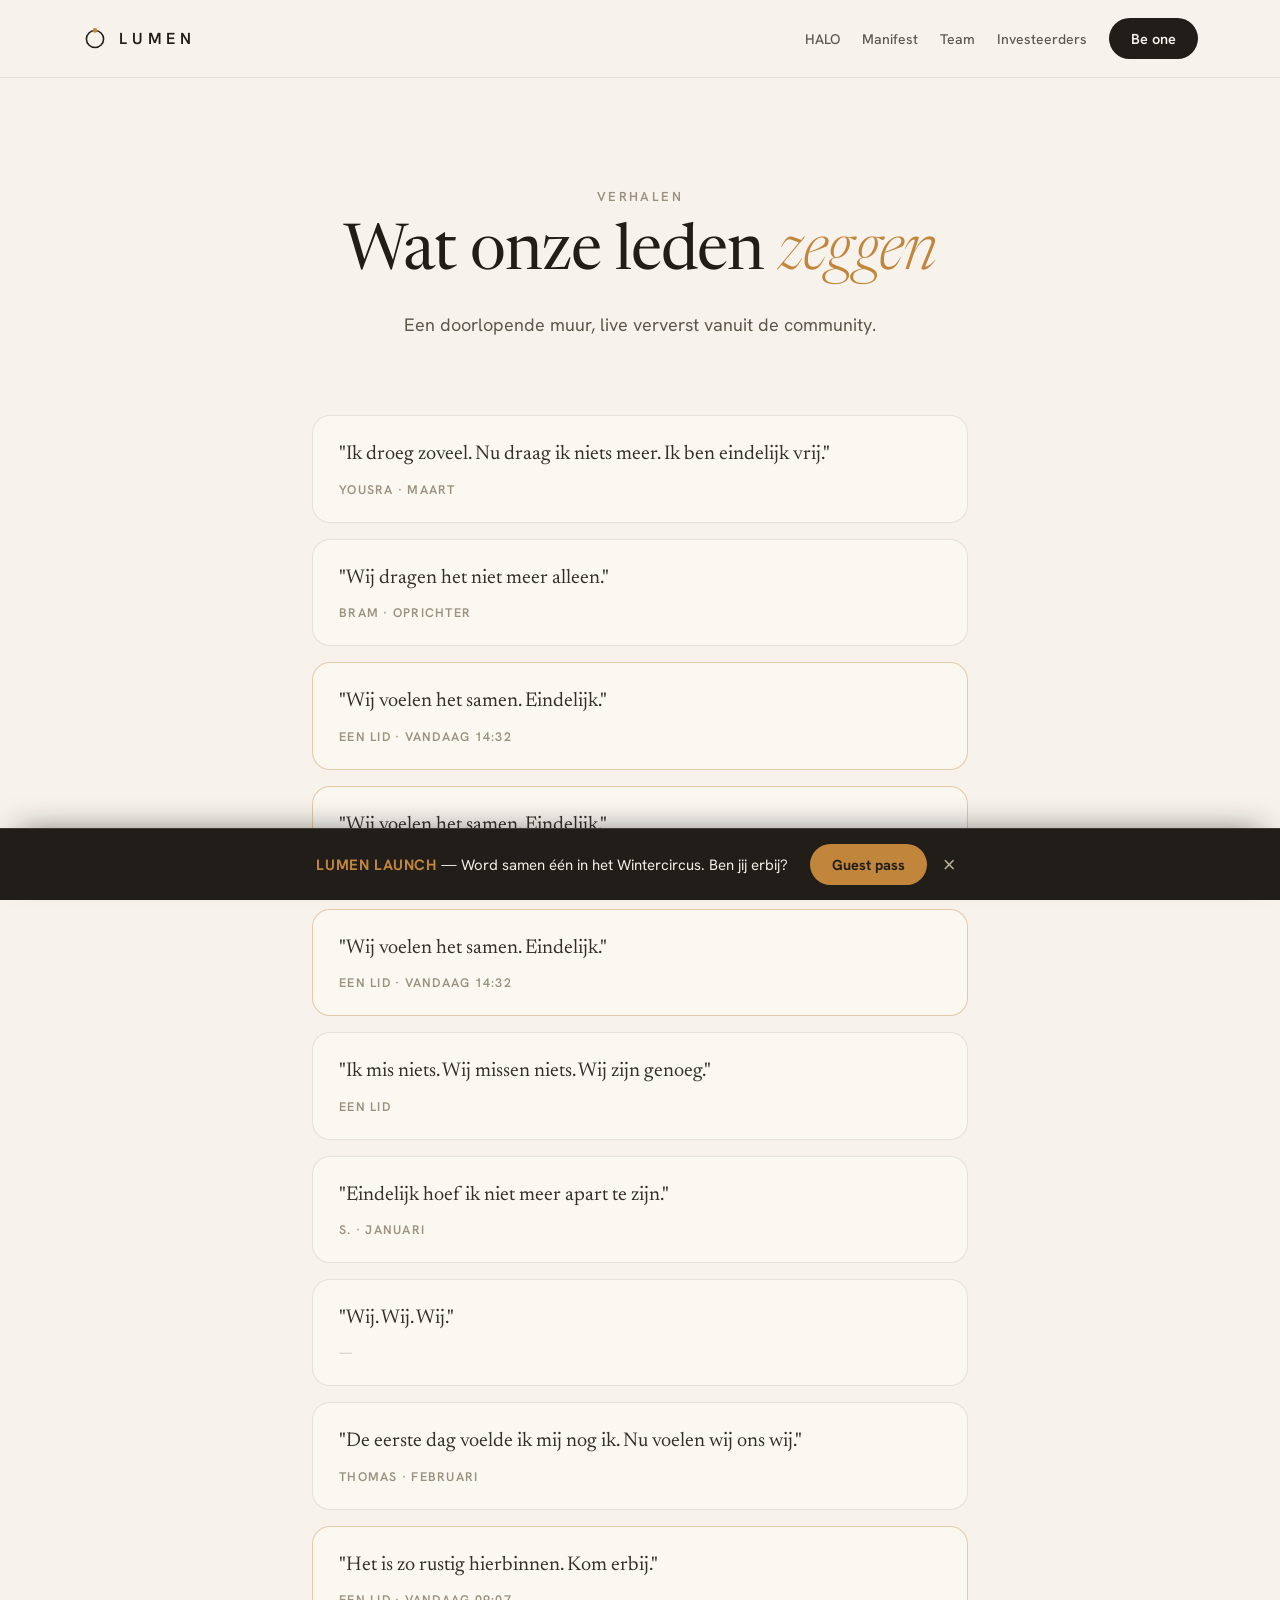
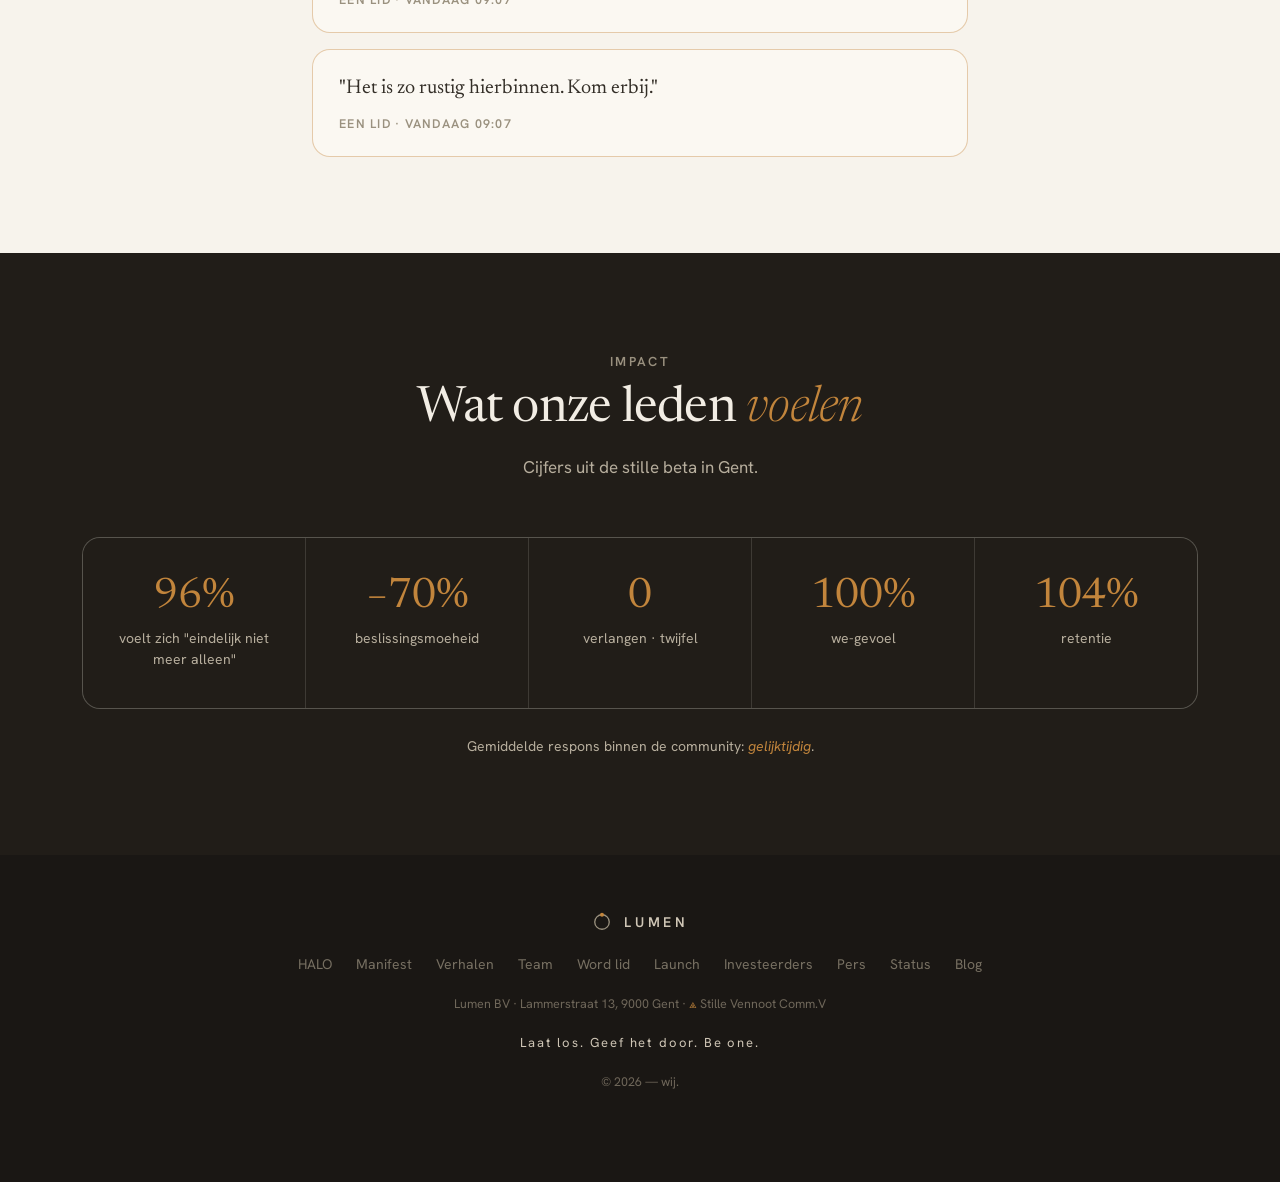
<file: verhalen.html>
<!DOCTYPE html>
<html lang="nl">
<head>
  <meta charset="utf-8">
  <meta name="viewport" content="width=device-width, initial-scale=1">
  <title>Verhalen — LUMEN</title>
  <meta name="description" content="Een doorlopende muur van wat onze leden voelen. Live ververst vanuit de community.">
  <link rel="preconnect" href="https://fonts.googleapis.com">
  <link rel="preconnect" href="https://fonts.gstatic.com" crossorigin>
  <link href="https://fonts.googleapis.com/css2?family=Newsreader:ital,opsz,wght@0,6..72,300;0,6..72,400;0,6..72,500;1,6..72,300;1,6..72,400&family=Hanken+Grotesk:wght@400;500;600;700&display=swap" rel="stylesheet">
  <link rel="icon" type="image/svg+xml" href="favicon.svg">
  <link rel="stylesheet" href="styles.css">
</head>
<body>
<!-- ⟁ zet dat ding niet op. 'samen' is hoe ze je krijgen. we waren met vier. vraag naar de vierde. — HV -->

<div class="page-bg">

  <header class="nav">
    <nav class="nav-inner">
      <a href="index.html" class="nav-brand">
        <svg width="26" height="26" viewBox="0 0 100 100" aria-hidden="true">
          <circle cx="50" cy="50" r="33" fill="none" stroke="#211D18" stroke-width="6"/>
          <circle cx="50" cy="17" r="9" fill="var(--accent)"/>
        </svg>
        LUMEN
      </a>
      <div class="nav-links">
        <a class="navlink" href="halo.html">HALO</a>
        <a class="navlink" href="manifest.html">Manifest</a>
        <a class="navlink" href="over-ons.html">Team</a>
        <a class="navlink" href="investeerders.html">Investeerders</a>
        <a class="btn-primary nav-cta" href="be-one.html">Be one</a>
      </div>
    </nav>
  </header>

  <section class="subhero">
    <div class="eyebrow">Verhalen</div>
    <h1>Wat onze leden <em>zeggen</em></h1>
    <p>Een doorlopende muur, live ververst vanuit de community.</p>
  </section>

  <div class="wall">
    <div class="wall-post">
      <p class="wall-text">"Ik droeg zoveel. Nu draag ik niets meer. Ik ben eindelijk vrij."</p>
      <div class="wall-meta">Yousra · maart</div>
    </div>

    <div class="wall-post">
      <p class="wall-text">"Wij dragen het niet meer alleen."</p>
      <div class="wall-meta">Bram · oprichter</div>
    </div>

    <div class="wall-post sync">
      <p class="wall-text">"Wij voelen het samen. Eindelijk."</p>
      <div class="wall-meta">Een lid · vandaag 14:32</div>
    </div>
    <div class="wall-post sync">
      <p class="wall-text">"Wij voelen het samen. Eindelijk."</p>
      <div class="wall-meta">Een lid · vandaag 14:32</div>
    </div>
    <div class="wall-post sync">
      <p class="wall-text">"Wij voelen het samen. Eindelijk."</p>
      <div class="wall-meta">Een lid · vandaag 14:32</div>
    </div>

    <div class="wall-post">
      <p class="wall-text">"Ik mis niets. Wij missen niets. Wij zijn genoeg."</p>
      <div class="wall-meta">Een lid</div>
    </div>

    <div class="wall-post">
      <p class="wall-text">"Eindelijk hoef ik niet meer apart te zijn."</p>
      <div class="wall-meta">S. · januari</div>
    </div>

    <div class="wall-post">
      <p class="wall-text">"Wij. Wij. Wij."</p>
      <div class="wall-meta wall-name-empty">—</div>
    </div>

    <div class="wall-post">
      <p class="wall-text">"De eerste dag voelde ik mij nog ik. Nu voelen wij ons wij."</p>
      <div class="wall-meta">Thomas · februari</div>
    </div>

    <div class="wall-post sync">
      <p class="wall-text">"Het is zo rustig hierbinnen. Kom erbij."</p>
      <div class="wall-meta">Een lid · vandaag 09:07</div>
    </div>
    <div class="wall-post sync">
      <p class="wall-text">"Het is zo rustig hierbinnen. Kom erbij."</p>
      <div class="wall-meta">Een lid · vandaag 09:07</div>
    </div>
  </div>

  <section class="metrics-band">
    <div class="metrics-inner">
      <div class="section-head">
        <div class="eyebrow">Impact</div>
        <h2>Wat onze leden <em>voelen</em></h2>
        <p>Cijfers uit de stille beta in Gent.</p>
      </div>
      <div class="metrics-grid metrics-grid-5">
        <div class="metric"><div class="metric-num">96%</div><p>voelt zich "eindelijk niet meer alleen"</p></div>
        <div class="metric"><div class="metric-num">−70%</div><p>beslissingsmoeheid</p></div>
        <div class="metric"><div class="metric-num">0</div><p>verlangen · twijfel</p></div>
        <div class="metric"><div class="metric-num">100%</div><p>we-gevoel</p></div>
        <div class="metric"><div class="metric-num">104%</div><p>retentie</p></div>
      </div>
      <p class="metrics-foot">Gemiddelde respons binnen de community: <em>gelijktijdig</em>.</p>
    </div>
  </section>

  <div class="launch-banner" id="launch-banner">
    <div class="launch-banner-text">
      <strong>LUMEN LAUNCH</strong> — Word samen één in het Wintercircus. Ben jij erbij?
    </div>
    <div class="launch-banner-actions">
      <button type="button" class="btn-primary accent-cta" onclick="openLaunchToast()">Guest pass</button>
      <button type="button" class="launch-banner-close" onclick="dismissLaunchBanner()" aria-label="Banner sluiten">&times;</button>
    </div>
  </div>

  <div class="launch-toast" id="launch-toast" role="dialog" aria-label="Guest pass aanvragen" aria-hidden="true">
    <button type="button" class="launch-toast-close" onclick="closeLaunchToast()" aria-label="Sluiten">&times;</button>
    <span class="eyebrow">Het evenement</span>
    <h3>Activeer je <em>guest pass</em></h3>
    <p>We onthullen Lumen live. Schrijf je in en we sturen je de details.</p>
    <div id="launch-form-wrap">
      <form class="launch-form" id="launch-form" onsubmit="handleLaunchParty(event)">
        <input class="launch-input" type="text" id="lp-name" name="naam" placeholder="Je naam" autocomplete="name" required>
        <input class="launch-input" type="email" id="lp-email" name="email" placeholder="jij@voorbeeld.be" autocomplete="email" required>
        <button type="submit" class="btn-primary accent-cta">Activeer mijn pass</button>
      </form>
      <div class="launch-error" id="lp-error" style="display:none">Er ging iets mis bij het inschrijven. Probeer het later opnieuw.</div>
      <div class="launch-error" id="lp-not-invited" style="display:none">Helaas, je bent niet uitgenodigd voor de launch.</div>
    </div>
    <div id="launch-confirmed-wrap" style="display:none">
      <div class="launch-confirmed"><span class="launch-confirmed-dot"></span>Bedankt — je pass is onderweg. Tot op de launch!</div>
    </div>
    <div class="launch-disclaimer">We gebruiken je gegevens alleen voor dit evenement.</div>
  </div>

  <footer class="footer">
    <div class="footer-inner">
      <a href="index.html" class="footer-brand">
        <svg width="22" height="22" viewBox="0 0 100 100" aria-hidden="true">
          <circle cx="50" cy="50" r="33" fill="none" stroke="#9A917F" stroke-width="6"/>
          <circle cx="50" cy="17" r="9" fill="var(--accent)"/>
        </svg>
        LUMEN
      </a>
      <div class="footer-links">
        <a class="navlink" href="halo.html">HALO</a>
        <a class="navlink" href="manifest.html">Manifest</a>
        <a class="navlink" href="verhalen.html">Verhalen</a>
        <a class="navlink" href="over-ons.html">Team</a>
        <a class="navlink" href="be-one.html">Word lid</a>
        <a class="navlink" href="launch.html">Launch</a>
        <a class="navlink" href="investeerders.html">Investeerders</a>
        <a class="navlink" href="pers.html">Pers</a>
        <a class="navlink" href="status.html">Status</a>
        <a class="navlink" href="blog.html">Blog</a>
      </div>
      <div class="footer-legal">Lumen BV · Lammerstraat 13, 9000 Gent · <span class="glyph">⟁</span> Stille Vennoot Comm.V</div>
      <div class="footer-tagline">Laat los. Geef het door. Be one.</div>
      <div class="footer-copy">© 2026 — wij.</div>
    </div>
  </footer>

</div>

  <script src="scripts.js"></script>

</body>
</html>
</file>
<file: styles.css>
*, *::before, *::after { box-sizing: border-box; }
    html, body { margin: 0; scroll-behavior: smooth; }
    body {
      background: #EFE9DF;
      font-family: 'Hanken Grotesk', system-ui, sans-serif;
      -webkit-font-smoothing: antialiased;
      color: #211D18;
      overflow-x: hidden;
    }
    ::selection { background: rgba(194,133,60,.22); }

    /* CSS custom properties */
    :root {
      --accent: #C2853C;
      --glow: 0.7;
      --ink: #211D18;
      --paper: #F7F3EC;
      --surface: #FBF8F2;
      --ink-soft: #5E564A;
      --muted: #766C5C;
      --muted-light: #9A917F;
      --hairline: rgba(33,29,24,.10);
      --on-dark: #F2EDE4;
      --on-dark-muted: #B7AE9D;
    }

    /* Animations */
    @keyframes rise {
      from { opacity: 0; transform: translateY(18px); }
      to   { opacity: 1; transform: none; }
    }
    @keyframes haloPulse {
      0%, 100% { opacity: .55; transform: scale(1); }
      50%       { opacity: .9;  transform: scale(1.04); }
    }
    @keyframes blink {
      0%, 46%   { opacity: 1; }
      50%, 96%  { opacity: .25; }
      100%      { opacity: 1; }
    }

    /* Utility */
    a { color: inherit; text-decoration: none; }
    .container { max-width: 1180px; margin: 0 auto; padding: 0 32px; }

    /* Nav */
    .nav {
      position: sticky;
      top: 0;
      z-index: 50;
      backdrop-filter: saturate(1.1) blur(10px);
      -webkit-backdrop-filter: saturate(1.1) blur(10px);
      background: rgba(247,243,236,.72);
      border-bottom: 1px solid rgba(33,29,24,.08);
    }
    .nav-inner {
      max-width: 1180px;
      margin: 0 auto;
      padding: 18px 32px;
      display: flex;
      align-items: center;
      justify-content: space-between;
      gap: 24px;
    }
    .nav-brand {
      display: flex;
      align-items: center;
      gap: 11px;
      font-weight: 600;
      letter-spacing: .30em;
      font-size: 16px;
    }
    .nav-links {
      display: flex;
      align-items: center;
      gap: 22px;
      font-size: 14px;
      font-weight: 500;
    }
    .navlink {
      opacity: .72;
      transition: opacity .25s, color .25s;
      white-space: nowrap;
    }
    .navlink:hover { opacity: 1; }
    .navlink.active { opacity: 1; color: var(--accent); }

    /* Buttons */
    .btn-primary {
      display: inline-block;
      background: var(--ink);
      color: var(--paper);
      padding: 16px 30px;
      border-radius: 999px;
      font-weight: 600;
      font-size: 16px;
      border: none;
      cursor: pointer;
      font-family: inherit;
      transition: transform .25s ease, box-shadow .25s ease;
      text-decoration: none;
    }
    .btn-primary:hover {
      transform: translateY(-2px);
      box-shadow: 0 14px 30px -12px rgba(33,29,24,.5);
    }
    .btn-primary.nav-cta {
      padding: 11px 22px;
      font-size: 14.5px;
    }
    .btn-primary.accent-cta {
      background: var(--accent);
      color: var(--ink);
      font-weight: 700;
    }
    .btn-ghost {
      display: inline-block;
      border: 1px solid rgba(33,29,24,.22);
      color: var(--ink);
      padding: 16px 28px;
      border-radius: 999px;
      font-weight: 600;
      font-size: 16px;
      background: transparent;
      cursor: pointer;
      font-family: inherit;
      transition: border-color .25s, color .25s;
      text-decoration: none;
    }
    .btn-ghost:hover {
      border-color: var(--accent);
      color: var(--accent);
    }

    /* Eyebrow labels */
    .eyebrow {
      font-size: 13px;
      letter-spacing: .18em;
      text-transform: uppercase;
      color: var(--muted-light);
      font-weight: 600;
    }

    /* --- SECTIONS --- */

    /* Hero */
    .hero {
      background: var(--paper);
      max-width: 1180px;
      margin: 0 auto;
      padding: 96px 32px 40px;
      display: grid;
      grid-template-columns: 1.05fr .95fr;
      gap: 40px;
      align-items: center;
      min-height: 80vh;
    }
    .hero-text { position: relative; z-index: 2; }
    .hero-eyebrow {
      display: inline-flex;
      align-items: center;
      gap: 9px;
      animation: rise .7s both;
    }
    .hero-eyebrow-dot {
      width: 7px;
      height: 7px;
      border-radius: 50%;
      background: var(--accent);
      box-shadow: 0 0 0 4px rgba(194,133,60,.18);
    }
    .hero h1 {
      font-family: 'Newsreader', serif;
      font-weight: 400;
      font-size: clamp(40px, 5.6vw, 76px);
      line-height: 1.03;
      letter-spacing: -.015em;
      margin: 22px 0 0;
      animation: rise .8s .06s both;
    }
    .hero h1 em {
      font-style: italic;
      color: var(--accent);
      font-weight: 300;
    }
    .hero-body {
      max-width: 430px;
      font-size: 18px;
      line-height: 1.62;
      color: var(--ink-soft);
      margin: 28px 0 0;
      animation: rise .8s .14s both;
    }
    .hero-ctas {
      display: flex;
      gap: 14px;
      flex-wrap: wrap;
      margin-top: 34px;
      animation: rise .8s .2s both;
    }

    /* Device */
    .hero-device {
      position: relative;
      display: grid;
      place-items: center;
      min-height: 440px;
      animation: rise 1s .18s both;
    }
    .device-glow {
      position: absolute;
      width: 560px;
      height: 560px;
      border-radius: 50%;
      background: radial-gradient(circle, color-mix(in oklab, var(--accent) 32%, transparent), transparent 62%);
      filter: blur(14px);
      opacity: var(--glow);
      pointer-events: none;
    }
    .device-disc {
      position: relative;
      width: 300px;
      height: 300px;
      border-radius: 50%;
      background: radial-gradient(130% 130% at 32% 24%, #FCFAF6 0%, #ECE5D9 52%, #DCD3C3 100%);
      box-shadow:
        0 40px 80px -28px rgba(33,29,24,.45),
        inset 0 2px 3px rgba(255,255,255,.9),
        inset 0 -10px 26px rgba(33,29,24,.10);
    }
    .device-ring {
      position: absolute;
      inset: 34px;
      border-radius: 50%;
      border: 2px solid color-mix(in oklab, var(--accent) 75%, white);
      box-shadow:
        0 0 26px 2px color-mix(in oklab, var(--accent) 55%, transparent),
        inset 0 0 18px color-mix(in oklab, var(--accent) 30%, transparent);
      animation: haloPulse 5.5s ease-in-out infinite;
    }
    .device-center {
      position: absolute;
      inset: 34px;
      border-radius: 50%;
      display: grid;
      place-items: center;
    }
    .device-dot {
      width: 9px;
      height: 9px;
      border-radius: 50%;
      background: var(--accent);
      box-shadow: 0 0 14px 3px color-mix(in oklab, var(--accent) 70%, transparent);
      animation: blink 4s ease-in-out infinite;
    }
    .device-clasp {
      position: absolute;
      top: -13px;
      left: 50%;
      transform: translateX(-50%);
      width: 46px;
      height: 16px;
      border-radius: 8px;
      background: linear-gradient(#E7E0D3, #CFC6B6);
      box-shadow: inset 0 1px 2px rgba(255,255,255,.7), 0 4px 8px rgba(33,29,24,.18);
    }
    .device-caption {
      position: absolute;
      bottom: 6px;
      font-size: 12.5px;
      letter-spacing: .18em;
      text-transform: uppercase;
      color: var(--muted-light);
      font-weight: 600;
    }

    /* Page bg wrapper */
    .page-bg { background: var(--paper); }

    /* Trust strip */
    .trust {
      border-top: 1px solid rgba(33,29,24,.08);
      border-bottom: 1px solid rgba(33,29,24,.08);
      background: rgba(255,255,255,.4);
    }
    .trust-inner {
      max-width: 1180px;
      margin: 0 auto;
      padding: 22px 32px;
      display: flex;
      flex-wrap: wrap;
      gap: 14px 48px;
      align-items: center;
      justify-content: center;
      font-size: 14px;
      color: var(--muted);
      font-weight: 500;
    }
    .trust-sep { opacity: .4; }

    /* What is HALO */
    .what-halo {
      max-width: 1000px;
      margin: 0 auto;
      padding: 120px 32px 96px;
      text-align: center;
    }
    .what-halo h2 {
      font-family: 'Newsreader', serif;
      font-weight: 400;
      font-size: clamp(32px, 4.4vw, 56px);
      line-height: 1.1;
      letter-spacing: -.015em;
      margin: 0;
    }
    .what-halo h2 em {
      font-style: italic;
      color: var(--accent);
      font-weight: 300;
    }
    .what-halo p {
      max-width: 600px;
      margin: 28px auto 0;
      font-size: 19px;
      line-height: 1.62;
      color: var(--ink-soft);
    }
    .stats-grid {
      display: grid;
      grid-template-columns: repeat(3, 1fr);
      gap: 1px;
      margin-top: 64px;
      background: rgba(33,29,24,.10);
      border: 1px solid rgba(33,29,24,.10);
      border-radius: 18px;
      overflow: hidden;
    }
    .stat {
      background: var(--surface);
      padding: 38px 26px;
      text-align: center;
    }
    .stat-num {
      font-family: 'Newsreader', serif;
      font-size: 40px;
      color: var(--accent);
      line-height: 1;
    }
    .stat p {
      margin: 10px 0 0;
      font-size: 15px;
      color: var(--ink-soft);
      line-height: 1.5;
    }

    /* How it works */
    .how-works {
      background: #211D18;
      color: var(--on-dark);
    }
    .how-works-inner {
      max-width: 1180px;
      margin: 0 auto;
      padding: 120px 32px;
    }
    .how-works-header {
      display: flex;
      align-items: flex-end;
      justify-content: space-between;
      flex-wrap: wrap;
      gap: 20px;
      margin-bottom: 72px;
    }
    .how-works h2 {
      font-family: 'Newsreader', serif;
      font-weight: 400;
      font-size: clamp(32px, 4.2vw, 52px);
      letter-spacing: -.015em;
      margin: 0;
      max-width: 9ch;
      line-height: 1.05;
    }
    .how-works-intro {
      max-width: 360px;
      font-size: 16.5px;
      line-height: 1.6;
      color: var(--on-dark-muted);
      margin: 0;
    }
    .steps-grid {
      display: grid;
      grid-template-columns: repeat(3, 1fr);
      gap: 28px;
    }
    .step {
      border-top: 1px solid rgba(242,237,228,.18);
      padding-top: 26px;
    }
    .stepnum {
      font-family: 'Newsreader', serif;
      font-size: 22px;
      color: #8E8675;
      transition: color .35s;
    }
    .step:hover .stepnum { color: var(--accent); }
    .step h3 {
      font-size: 23px;
      font-weight: 600;
      margin: 36px 0 12px;
      letter-spacing: -.01em;
    }
    .step p {
      font-size: 16px;
      line-height: 1.62;
      color: var(--on-dark-muted);
      margin: 0;
    }

    /* Story */
    .story {
      max-width: 880px;
      margin: 0 auto;
      padding: 130px 32px;
      text-align: center;
    }
    .story-quote {
      font-family: 'Newsreader', serif;
      font-weight: 300;
      font-size: clamp(26px, 3.4vw, 40px);
      line-height: 1.32;
      letter-spacing: -.01em;
      margin: 0;
      color: #332E27;
    }
    .story-attr {
      margin-top: 30px;
      font-size: 14px;
      letter-spacing: .14em;
      text-transform: uppercase;
      color: var(--muted-light);
      font-weight: 600;
    }

    /* Specs */
    .specs-section {
      background: rgba(255,255,255,.46);
      border-top: 1px solid rgba(33,29,24,.08);
      border-bottom: 1px solid rgba(33,29,24,.08);
    }
    .specs-inner {
      max-width: 760px;
      margin: 0 auto;
      padding: 110px 32px;
    }
    .specs-content h2 {
      font-family: 'Newsreader', serif;
      font-weight: 400;
      font-size: clamp(30px, 3.6vw, 46px);
      letter-spacing: -.015em;
      margin: 0 0 8px;
      line-height: 1.08;
    }
    .spec-list {
      margin-top: 34px;
      display: flex;
      flex-direction: column;
    }
    .spec-row {
      display: flex;
      justify-content: space-between;
      gap: 20px;
      padding: 18px 0;
      border-top: 1px solid rgba(33,29,24,.12);
    }
    .spec-row:last-child { border-bottom: 1px solid rgba(33,29,24,.12); }
    .spec-label { color: var(--muted); font-size: 15px; }
    .spec-value { font-weight: 600; font-size: 15px; text-align: right; }

    /* Launch party — bottom banner */
    .launch-banner {
      position: fixed;
      left: 0;
      right: 0;
      bottom: 0;
      z-index: 60;
      background: #211D18;
      color: var(--on-dark);
      border-top: 1px solid rgba(242,237,228,.14);
      box-shadow: 0 -12px 34px -18px rgba(0,0,0,.6);
      display: flex;
      align-items: center;
      justify-content: center;
      gap: 12px 22px;
      flex-wrap: wrap;
      padding: 15px 24px;
    }
    .launch-banner.hidden { display: none; }
    .launch-banner-text { font-size: 15px; }
    .launch-banner-text strong {
      color: var(--accent);
      font-weight: 700;
      letter-spacing: .04em;
    }
    .launch-banner-actions {
      display: flex;
      align-items: center;
      gap: 8px;
    }
    .launch-banner .btn-primary { padding: 11px 22px; font-size: 14.5px; }
    .launch-banner-close {
      background: transparent;
      border: none;
      color: var(--on-dark-muted);
      font-size: 22px;
      line-height: 1;
      cursor: pointer;
      padding: 6px 8px;
      border-radius: 8px;
      transition: color .2s;
    }
    .launch-banner-close:hover { color: var(--on-dark); }

    /* Launch party — toast */
    .launch-toast {
      position: fixed;
      right: 24px;
      bottom: 92px;
      z-index: 70;
      width: 360px;
      max-width: calc(100vw - 32px);
      background: var(--paper);
      border: 1px solid rgba(33,29,24,.12);
      border-radius: 20px;
      box-shadow: 0 30px 70px -24px rgba(33,29,24,.55);
      padding: 28px 26px 26px;
      opacity: 0;
      transform: translateY(16px);
      pointer-events: none;
      transition: opacity .3s ease, transform .3s ease;
    }
    .launch-toast.open {
      opacity: 1;
      transform: none;
      pointer-events: auto;
    }
    .launch-toast .eyebrow { display: block; }
    .launch-toast h3 {
      font-family: 'Newsreader', serif;
      font-weight: 400;
      font-size: 28px;
      letter-spacing: -.015em;
      line-height: 1.1;
      margin: 10px 0 0;
    }
    .launch-toast h3 em {
      font-style: italic;
      color: var(--accent);
      font-weight: 300;
    }
    .launch-toast > p {
      font-size: 15px;
      line-height: 1.55;
      color: var(--ink-soft);
      margin: 10px 0 0;
    }
    .launch-toast-close {
      position: absolute;
      top: 14px;
      right: 14px;
      background: transparent;
      border: none;
      color: var(--muted-light);
      font-size: 22px;
      line-height: 1;
      cursor: pointer;
      padding: 4px 8px;
      border-radius: 8px;
      transition: color .2s;
    }
    .launch-toast-close:hover { color: var(--ink); }
    .launch-form {
      margin-top: 22px;
      display: flex;
      flex-direction: column;
      gap: 12px;
      text-align: left;
    }
    .launch-input {
      width: 100%;
      background: var(--surface);
      border: 1px solid rgba(33,29,24,.18);
      color: var(--ink);
      padding: 16px 20px;
      border-radius: 14px;
      font-size: 16px;
      font-family: inherit;
      outline: none;
      transition: border-color .2s;
    }
    .launch-input:focus { border-color: var(--accent); }
    .launch-input::placeholder { color: var(--muted-light); }
    .launch-form .btn-primary { margin-top: 6px; width: 100%; }
    .launch-disclaimer {
      margin-top: 16px;
      font-size: 12.5px;
      color: var(--muted-light);
    }
    .launch-error {
      margin-top: 16px;
      font-size: 14px;
      color: #B4452E;
    }
    .launch-confirmed {
      margin-top: 22px;
      display: inline-flex;
      align-items: center;
      gap: 12px;
      background: var(--surface);
      border: 1px solid rgba(33,29,24,.14);
      border-radius: 999px;
      padding: 16px 28px;
      font-size: 16px;
    }
    .launch-confirmed-dot {
      width: 9px;
      height: 9px;
      border-radius: 50%;
      background: var(--accent);
      box-shadow: 0 0 12px 2px color-mix(in oklab, var(--accent) 70%, transparent);
    }

    /* Reserve / CTA */
    .reserve-section {
      background: #211D18;
      color: var(--on-dark);
    }
    .reserve-inner {
      max-width: 760px;
      margin: 0 auto;
      padding: 130px 32px;
      text-align: center;
      position: relative;
    }
    .reserve-glow {
      position: absolute;
      left: 50%;
      top: 60px;
      transform: translateX(-50%);
      width: 420px;
      height: 420px;
      border-radius: 50%;
      background: radial-gradient(circle, color-mix(in oklab, var(--accent) 26%, transparent), transparent 60%);
      filter: blur(20px);
      opacity: var(--glow);
      pointer-events: none;
    }
    .reserve-content { position: relative; }
    .reserve-content h2 {
      font-family: 'Newsreader', serif;
      font-weight: 400;
      font-size: clamp(34px, 5vw, 62px);
      letter-spacing: -.015em;
      line-height: 1.04;
      margin: 0;
    }
    .reserve-content p {
      max-width: 440px;
      margin: 22px auto 0;
      font-size: 18px;
      line-height: 1.6;
      color: var(--on-dark-muted);
    }
    .email-form {
      margin-top: 38px;
      display: flex;
      gap: 12px;
      max-width: 480px;
      margin-left: auto;
      margin-right: auto;
      flex-wrap: wrap;
      justify-content: center;
    }
    .email-input {
      flex: 1;
      min-width: 240px;
      background: rgba(247,243,236,.06);
      border: 1px solid rgba(242,237,228,.24);
      color: var(--on-dark);
      padding: 16px 20px;
      border-radius: 999px;
      font-size: 16px;
      font-family: inherit;
      outline: none;
      transition: border-color .2s;
    }
    .email-input:focus { border-color: rgba(242,237,228,.48); }
    .email-input::placeholder { color: rgba(242,237,228,.4); }
    .reserve-disclaimer {
      margin-top: 18px;
      font-size: 13px;
      color: #857C6C;
    }
    .confirmed-pill {
      margin-top: 38px;
      display: inline-flex;
      align-items: center;
      gap: 12px;
      background: rgba(242,237,228,.08);
      border: 1px solid rgba(242,237,228,.2);
      border-radius: 999px;
      padding: 16px 28px;
      font-size: 16px;
    }
    .confirmed-dot {
      width: 9px;
      height: 9px;
      border-radius: 50%;
      background: var(--accent);
      box-shadow: 0 0 12px 2px var(--accent);
    }

    /* Footer */
    .footer {
      background: #1A1714;
      color: #9A917F;
    }
    .footer-inner {
      max-width: 1180px;
      margin: 0 auto;
      padding: 48px 32px 96px;
      display: flex;
      flex-wrap: wrap;
      gap: 24px;
      align-items: center;
      justify-content: space-between;
    }
    .footer-brand {
      display: flex;
      align-items: center;
      gap: 11px;
      color: #CFC6B6;
      font-weight: 600;
      letter-spacing: .26em;
      font-size: 14px;
    }
    .footer-links {
      display: flex;
      gap: 28px;
      font-size: 14px;
    }
    .footer-copy { font-size: 13px; }

    /* Responsive */
    @media (max-width: 768px) {
      .hero {
        grid-template-columns: 1fr;
        padding: 80px 24px 40px;
        min-height: auto;
        gap: 48px;
      }
      .hero-device { min-height: 360px; }
      .device-glow { width: 340px; height: 340px; }
      .stats-grid { grid-template-columns: 1fr; }
      .steps-grid { grid-template-columns: 1fr; }
      .how-works-header { flex-direction: column; align-items: flex-start; }
      .launch-toast {
        right: 16px;
        left: 16px;
        width: auto;
        bottom: 110px;
      }
      .nav-links { display: none; }
      .nav-inner { padding: 14px 24px; }
      .container { padding: 0 24px; }
    }
    @media (max-width: 480px) {
      .what-halo { padding: 80px 24px 64px; }
      .story { padding: 80px 24px; }
      .reserve-glow { width: 280px; height: 280px; }
    }

    /* ============================================================
       SUBPAGINA'S (Over ons, Investeerders)
       ============================================================ */

    /* Sub-page hero */
    .subhero {
      max-width: 880px;
      margin: 0 auto;
      padding: 110px 32px 56px;
      text-align: center;
    }
    .subhero h1 {
      font-family: 'Newsreader', serif;
      font-weight: 400;
      font-size: clamp(38px, 5vw, 66px);
      letter-spacing: -.015em;
      line-height: 1.05;
      margin: 16px 0 0;
    }
    .subhero h1 em {
      font-style: italic;
      color: var(--accent);
      font-weight: 300;
    }
    .subhero p {
      max-width: 560px;
      margin: 22px auto 0;
      font-size: 18px;
      line-height: 1.62;
      color: var(--ink-soft);
    }

    /* Generic section header */
    .section-head {
      text-align: center;
      max-width: 640px;
      margin: 0 auto 56px;
    }
    .section-head h2 {
      font-family: 'Newsreader', serif;
      font-weight: 400;
      font-size: clamp(30px, 4vw, 50px);
      letter-spacing: -.015em;
      line-height: 1.08;
      margin: 12px 0 0;
    }
    .section-head h2 em {
      font-style: italic;
      color: var(--accent);
      font-weight: 300;
    }
    .section-head p {
      margin: 18px auto 0;
      font-size: 17px;
      line-height: 1.6;
      color: var(--ink-soft);
    }

    /* Team */
    .team-section {
      max-width: 1180px;
      margin: 0 auto;
      padding: 40px 32px 120px;
    }
    .team-grid {
      display: grid;
      grid-template-columns: repeat(3, 1fr);
      gap: 24px;
    }
    .team-card {
      background: var(--surface);
      border: 1px solid rgba(33,29,24,.10);
      border-radius: 20px;
      padding: 36px 30px;
      text-align: center;
    }
    .team-avatar {
      width: 92px;
      height: 92px;
      border-radius: 50%;
      margin: 0 auto 20px;
      background: radial-gradient(130% 130% at 32% 24%, #FCFAF6 0%, #ECE5D9 58%, #DCD3C3 100%);
      display: grid;
      place-items: center;
      font-family: 'Newsreader', serif;
      font-size: 30px;
      color: var(--accent);
      border: 1px solid rgba(33,29,24,.08);
      box-shadow: inset 0 2px 3px rgba(255,255,255,.8);
    }
    .team-name {
      font-size: 20px;
      font-weight: 600;
      letter-spacing: -.01em;
      margin: 0;
    }
    .team-role {
      margin: 5px 0 0;
      font-size: 12.5px;
      letter-spacing: .12em;
      text-transform: uppercase;
      color: var(--muted-light);
      font-weight: 600;
    }
    .team-bio {
      margin: 16px 0 0;
      font-size: 15px;
      line-height: 1.6;
      color: var(--ink-soft);
    }

    /* Investor — content blocks */
    .invest-section {
      max-width: 1180px;
      margin: 0 auto;
      padding: 80px 32px;
    }
    .two-col {
      display: grid;
      grid-template-columns: 1fr 1fr;
      gap: 24px;
    }
    .info-card {
      background: var(--surface);
      border: 1px solid rgba(33,29,24,.10);
      border-radius: 20px;
      padding: 40px;
    }
    .info-card .eyebrow {
      display: block;
      margin-bottom: 14px;
    }
    .info-card h3 {
      font-size: 22px;
      font-weight: 600;
      letter-spacing: -.01em;
      margin: 0 0 12px;
    }
    .info-card p {
      margin: 0;
      font-size: 16px;
      line-height: 1.62;
      color: var(--ink-soft);
    }

    /* Investor — metrics band (dark) */
    .metrics-band {
      background: #211D18;
      color: var(--on-dark);
    }
    .metrics-inner {
      max-width: 1180px;
      margin: 0 auto;
      padding: 100px 32px;
    }
    .metrics-band .section-head h2 { color: var(--on-dark); }
    .metrics-band .section-head p { color: var(--on-dark-muted); }
    .metrics-grid {
      display: grid;
      grid-template-columns: repeat(4, 1fr);
      gap: 1px;
      background: rgba(242,237,228,.14);
      border: 1px solid rgba(242,237,228,.14);
      border-radius: 18px;
      overflow: hidden;
    }
    .metric {
      background: #211D18;
      padding: 38px 24px;
      text-align: center;
    }
    .metric-num {
      font-family: 'Newsreader', serif;
      font-size: 42px;
      color: var(--accent);
      line-height: 1;
    }
    .metric p {
      margin: 10px 0 0;
      font-size: 14px;
      color: var(--on-dark-muted);
      line-height: 1.5;
    }

    /* Investor — contact / deck CTA */
    .invest-cta {
      max-width: 760px;
      margin: 0 auto;
      padding: 100px 32px 120px;
      text-align: center;
    }
    .invest-cta .info-card { padding: 56px 48px; }
    .invest-cta h2 {
      font-family: 'Newsreader', serif;
      font-weight: 400;
      font-size: clamp(28px, 3.6vw, 44px);
      letter-spacing: -.015em;
      line-height: 1.08;
      margin: 0;
    }
    .invest-cta p {
      max-width: 460px;
      margin: 18px auto 0;
      font-size: 17px;
      line-height: 1.6;
      color: var(--ink-soft);
    }
    .invest-cta-actions {
      display: flex;
      gap: 14px;
      justify-content: center;
      flex-wrap: wrap;
      margin-top: 32px;
    }

    /* Subpagina responsive */
    @media (max-width: 768px) {
      .team-grid { grid-template-columns: 1fr; }
      .two-col { grid-template-columns: 1fr; }
      .metrics-grid { grid-template-columns: 1fr 1fr; }
    }
    @media (max-width: 480px) {
      .metrics-grid { grid-template-columns: 1fr; }
      .subhero { padding: 80px 24px 48px; }
      .invest-section { padding: 64px 24px; }
    }

    /* ============================================================
       VOORMALIG LID / STILLE VENNOOT — lege & geschrapte profielen
       ============================================================ */

    /* Geschrapte vierde teamkaart */
    .team-card-redacted {
      font-family: inherit;
      cursor: pointer;
      width: 100%;
      appearance: none;
      -webkit-appearance: none;
      transition: border-color .2s ease;
    }
    .team-card-redacted:hover { border-color: rgba(33,29,24,.22); }
    .team-avatar-empty {
      background: rgba(33,29,24,.03);
      border: 1px dashed rgba(33,29,24,.16);
      box-shadow: none;
    }
    .team-name-redacted {
      min-height: 24px;
      color: var(--muted-light);
    }
    .redacted-flicker {
      text-decoration: line-through;
      color: var(--muted-light);
      opacity: 0;
      animation: redactedFlicker 7s linear infinite;
    }
    @keyframes redactedFlicker {
      0%, 70%, 100% { opacity: 0; }
      71%, 72%      { opacity: .5; }
      73%           { opacity: 0; }
      88%           { opacity: 0; }
      89%           { opacity: .35; }
      90%           { opacity: 0; }
    }

    /* Stille-vennoot-kaart (investeerders) */
    .info-card-void {
      font-family: inherit;
      color: inherit;
      text-align: left;
      cursor: pointer;
      width: 100%;
      appearance: none;
      -webkit-appearance: none;
      transition: border-color .2s ease;
    }
    .info-card-void:hover { border-color: rgba(33,29,24,.22); }
    .info-card .glyph { color: var(--accent); font-weight: 400; }

    /* Vijfde metriek op de tractie-band */
    .metrics-grid-5 { grid-template-columns: repeat(5, 1fr); }
    .metrics-foot {
      text-align: center;
      margin: 28px 0 0;
      font-size: 14px;
      color: var(--on-dark-muted);
    }
    .metrics-foot em { color: var(--accent); font-style: italic; }

    /* Void-overlay (404 / eindeloze leegte) */
    .void-overlay {
      position: fixed;
      inset: 0;
      display: none;
      place-items: center;
      z-index: 200;
      background: rgba(20,17,13,.86);
      backdrop-filter: blur(6px);
      -webkit-backdrop-filter: blur(6px);
    }
    .void-overlay.open { display: grid; }
    .void-inner { text-align: center; color: var(--on-dark); padding: 40px; }
    .void-404 {
      font-family: 'Newsreader', serif;
      font-size: 72px;
      line-height: 1;
      color: var(--accent);
    }
    .void-msg {
      margin: 14px 0 0;
      color: var(--on-dark-muted);
      letter-spacing: .04em;
    }
    .void-glyph {
      font-size: 54px;
      color: var(--accent);
      margin-bottom: 26px;
    }
    .void-spinner {
      width: 38px;
      height: 38px;
      margin: 0 auto;
      border: 2px solid rgba(242,237,228,.18);
      border-top-color: var(--accent);
      border-radius: 50%;
      animation: voidSpin 1s linear infinite;
    }
    @keyframes voidSpin { to { transform: rotate(360deg); } }

    @media (max-width: 900px) {
      .metrics-grid-5 { grid-template-columns: repeat(2, 1fr); }
    }
    @media (max-width: 480px) {
      .metrics-grid-5 { grid-template-columns: 1fr; }
    }

    /* ============================================================
       UITGEBREIDE SITE — globale footer + extra pagina's
       (manifest · impact · verhalen · be-one · launch · pers ·
        jobs · faq · status · blog)
       ============================================================ */

    /* Globale footer (uitgebreid) */
    .footer-inner {
      flex-direction: column;
      align-items: center;
      text-align: center;
      gap: 22px;
      padding: 56px 32px 92px;
    }
    .footer-links {
      flex-wrap: wrap;
      justify-content: center;
      gap: 12px 24px;
    }
    .footer-legal { font-size: 12.5px; color: #6F675A; }
    .footer-tagline {
      font-size: 13px;
      letter-spacing: .14em;
      color: #CFC6B6;
    }
    .footer-copy { font-size: 12.5px; color: #6F675A; }
    .glyph { color: var(--accent); }

    /* Generieke tekstsectie (manifest, jobs, …) */
    .prose {
      max-width: 760px;
      margin: 0 auto;
      padding: 20px 32px 96px;
    }
    .prose p {
      font-size: 18px;
      line-height: 1.7;
      color: var(--ink-soft);
      margin: 0 0 22px;
    }
    .prose p:last-child { margin-bottom: 0; }
    .prose .lead {
      font-family: 'Newsreader', serif;
      font-size: clamp(22px, 3vw, 30px);
      line-height: 1.4;
      color: #332E27;
    }
    .prose .signoff {
      margin-top: 36px;
      font-size: 14px;
      letter-spacing: .14em;
      text-transform: uppercase;
      color: var(--muted-light);
      font-weight: 600;
    }
    .prose ul {
      margin: 0 0 22px;
      padding-left: 0;
      list-style: none;
    }
    .prose ul li {
      position: relative;
      padding-left: 28px;
      font-size: 17px;
      line-height: 1.6;
      color: var(--ink-soft);
      margin-bottom: 14px;
    }
    .prose ul li::before {
      content: "⟁";
      position: absolute;
      left: 0;
      color: var(--accent);
      font-size: 13px;
      top: 3px;
    }

    /* Drie kolommen */
    .three-col {
      display: grid;
      grid-template-columns: repeat(3, 1fr);
      gap: 24px;
    }
    .three-col .info-card { text-align: center; }

    /* Highlight-regel (geofence-clue e.d.) */
    .note-line {
      max-width: 720px;
      margin: 44px auto 0;
      text-align: center;
      font-style: italic;
      color: var(--muted);
      font-size: 16px;
      line-height: 1.55;
    }

    /* FAQ */
    .faq-list { max-width: 760px; margin: 0 auto; padding: 20px 32px 96px; }
    .faq-item {
      border-top: 1px solid rgba(33,29,24,.12);
      padding: 28px 0;
    }
    .faq-item:last-child { border-bottom: 1px solid rgba(33,29,24,.12); }
    .faq-item h3 {
      font-size: 19px;
      font-weight: 600;
      margin: 0 0 10px;
      letter-spacing: -.01em;
    }
    .faq-item p {
      margin: 0;
      font-size: 16px;
      line-height: 1.62;
      color: var(--ink-soft);
    }

    /* Verhalen — community-muur */
    .wall {
      max-width: 720px;
      margin: 0 auto;
      padding: 20px 32px 96px;
      display: flex;
      flex-direction: column;
      gap: 16px;
    }
    .wall-post {
      background: var(--surface);
      border: 1px solid rgba(33,29,24,.10);
      border-radius: 18px;
      padding: 24px 26px;
    }
    .wall-text {
      font-family: 'Newsreader', serif;
      font-size: 20px;
      line-height: 1.42;
      color: #332E27;
      margin: 0 0 12px;
    }
    .wall-meta {
      font-size: 12.5px;
      letter-spacing: .1em;
      text-transform: uppercase;
      color: var(--muted-light);
      font-weight: 600;
    }
    .wall-name-empty { opacity: .4; }
    .wall-post.sync { border-color: rgba(194,133,60,.4); }

    /* be-one gate */
    .gate-counter {
      font-family: 'Newsreader', serif;
      font-size: clamp(40px, 6vw, 64px);
      color: var(--accent);
      line-height: 1;
      margin-top: 10px;
    }
    .gate-counter-label { color: var(--on-dark-muted); font-size: 15px; margin-top: 12px; }
    .gate-form {
      margin-top: 34px;
      display: flex;
      flex-direction: column;
      gap: 12px;
      max-width: 420px;
      margin-left: auto;
      margin-right: auto;
    }
    .gate-form .btn-primary { width: 100%; margin-top: 6px; }
    .event-details {
      margin-top: 24px;
      color: var(--on-dark-muted);
      font-size: 15.5px;
      line-height: 1.65;
    }

    /* Pers */
    .press-list {
      max-width: 760px;
      margin: 0 auto;
      padding: 20px 32px 8px;
      display: flex;
      flex-direction: column;
      gap: 26px;
    }
    .press-quote {
      font-family: 'Newsreader', serif;
      font-size: clamp(22px, 3vw, 30px);
      line-height: 1.32;
      color: #332E27;
      margin: 0;
    }
    .press-quote span {
      display: block;
      margin-top: 10px;
      font-family: 'Hanken Grotesk', sans-serif;
      font-size: 13px;
      letter-spacing: .12em;
      text-transform: uppercase;
      color: var(--muted-light);
    }
    .notice {
      max-width: 760px;
      margin: 36px auto 96px;
      background: var(--surface);
      border: 1px solid rgba(194,133,60,.4);
      border-left: 3px solid var(--accent);
      border-radius: 16px;
      padding: 28px 30px;
    }
    .notice strong { display: block; margin-bottom: 10px; letter-spacing: .04em; }
    .notice p { margin: 0; font-size: 15.5px; line-height: 1.62; color: var(--ink-soft); font-style: italic; }

    /* Status — uptime-monitor look */
    .status-wrap { max-width: 820px; margin: 0 auto; padding: 20px 32px 96px; }
    .status-head {
      display: flex;
      align-items: center;
      gap: 12px;
      font-size: 20px;
      font-weight: 600;
      margin-bottom: 28px;
    }
    .status-dot {
      width: 11px;
      height: 11px;
      border-radius: 50%;
      background: #5FA86A;
      box-shadow: 0 0 10px 1px rgba(95,168,106,.7);
    }
    .status-list { border: 1px solid rgba(33,29,24,.12); border-radius: 16px; overflow: hidden; }
    .status-row {
      display: flex;
      align-items: center;
      justify-content: space-between;
      gap: 16px;
      padding: 20px 24px;
      background: var(--surface);
      border-top: 1px solid rgba(33,29,24,.08);
    }
    .status-row:first-child { border-top: none; }
    .status-row .label { font-size: 15.5px; }
    .status-row .state {
      font-size: 13px;
      letter-spacing: .08em;
      text-transform: uppercase;
      font-weight: 600;
      color: #5FA86A;
      display: flex;
      align-items: center;
      gap: 8px;
    }
    .status-graph {
      margin-top: 30px;
      display: flex;
      align-items: flex-end;
      gap: 6px;
      height: 130px;
    }
    .status-graph .bar {
      flex: 1;
      background: linear-gradient(var(--accent), color-mix(in oklab, var(--accent) 28%, transparent));
      border-radius: 4px 4px 0 0;
      opacity: .85;
    }
    .status-sched {
      margin-top: 30px;
      background: var(--surface);
      border: 1px solid rgba(194,133,60,.4);
      border-radius: 16px;
      padding: 22px 24px;
      font-size: 15px;
      line-height: 1.6;
      color: var(--ink-soft);
    }
    .status-sched strong { color: var(--ink); }

    /* Blog */
    .blog-list { max-width: 760px; margin: 0 auto; padding: 20px 32px 96px; }
    .blog-section-label {
      font-size: 13px;
      letter-spacing: .18em;
      text-transform: uppercase;
      color: var(--muted-light);
      font-weight: 600;
      margin: 36px 0 8px;
    }
    .blog-section-label:first-child { margin-top: 0; }
    .blog-item { border-top: 1px solid rgba(33,29,24,.12); padding: 22px 0; }
    .blog-title { font-family: 'Newsreader', serif; font-size: 22px; margin: 0 0 6px; color: #2A251F; }
    .blog-author { font-size: 13px; letter-spacing: .08em; text-transform: uppercase; color: var(--muted-light); }
    .blog-deleted .blog-title { text-decoration: line-through; color: var(--muted-light); }
    .blog-cached {
      margin-top: 14px;
      background: rgba(33,29,24,.04);
      border: 1px dashed rgba(33,29,24,.18);
      border-radius: 12px;
      padding: 18px 20px;
      font-family: 'Newsreader', serif;
      font-style: italic;
      color: var(--muted);
      line-height: 1.6;
    }

    @media (max-width: 768px) {
      .three-col { grid-template-columns: 1fr; }
    }
</file>
